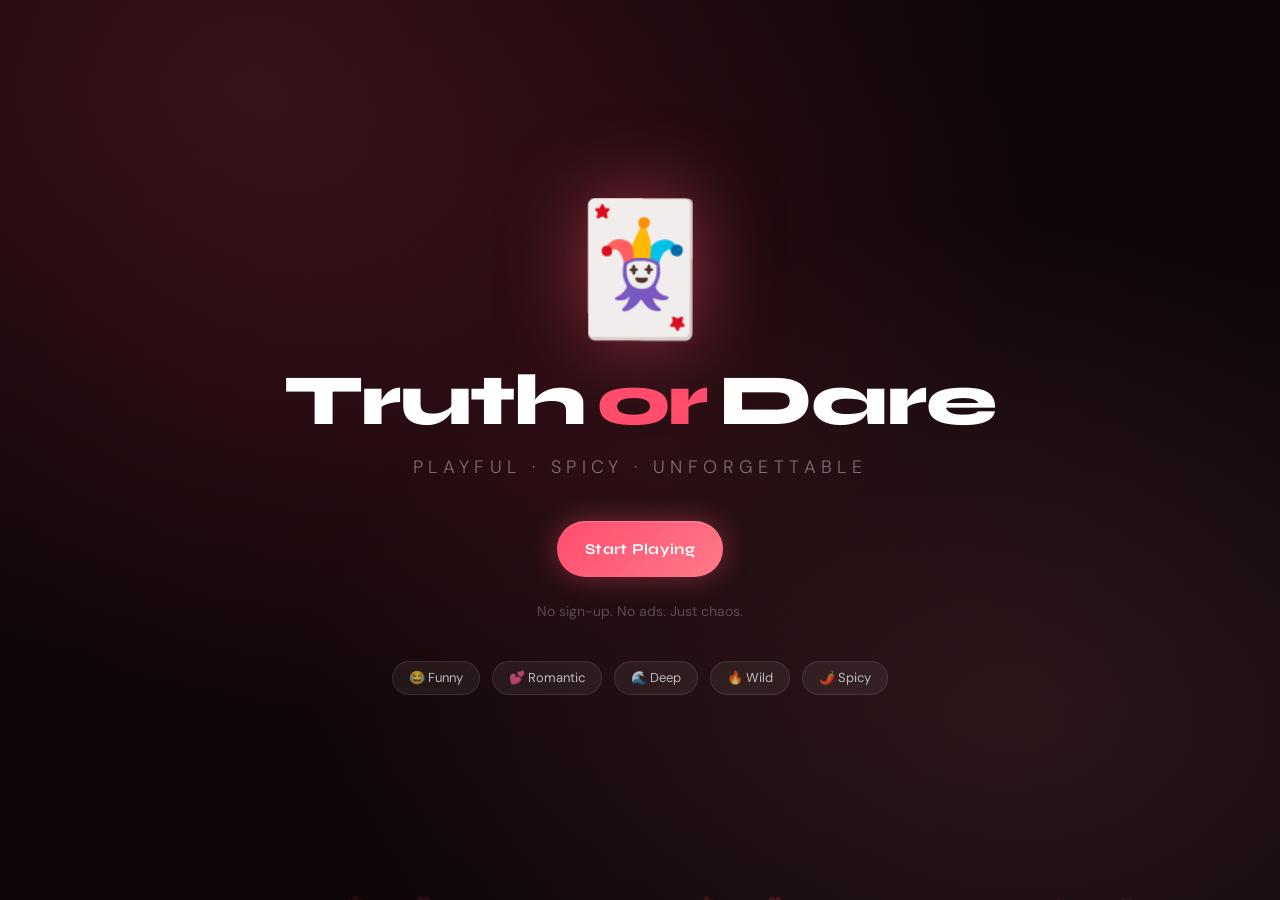
<file: truth-or-dare.html>
<!DOCTYPE html><html lang=en><style>@import "https://fonts.googleapis.com/css2?family=Syne:wght@400;600;700;800&family=DM+Sans:wght@300;400;500;600&display=swap";*,:before,:after{box-sizing:border-box;border:0 solid #e5e7eb}:before,:after{--tw-content:""}html,:host{-webkit-text-size-adjust:100%;tab-size:4;font-feature-settings:normal;font-variation-settings:normal;-webkit-tap-highlight-color:transparent;font-family:ui-sans-serif,system-ui,sans-serif,Apple Color Emoji,Segoe UI Emoji,Segoe UI Symbol,Noto Color Emoji;line-height:1.5}body{line-height:inherit;margin:0}hr{height:0;color:inherit;border-top-width:1px}abbr:where([title]){text-decoration:underline dotted}h1,h2,h3,h4,h5,h6{font-size:inherit;font-weight:inherit}a{color:inherit;text-decoration:inherit}b,strong{font-weight:bolder}code,kbd,samp,pre{font-feature-settings:normal;font-variation-settings:normal;font-family:ui-monospace,SFMono-Regular,Menlo,Monaco,Consolas,Liberation Mono,Courier New,monospace;font-size:1em}small{font-size:80%}sub,sup{vertical-align:baseline;font-size:75%;line-height:0;position:relative}sub{bottom:-.25em}sup{top:-.5em}table{text-indent:0;border-color:inherit;border-collapse:collapse}button,input,optgroup,select,textarea{font-feature-settings:inherit;font-variation-settings:inherit;font-family:inherit;font-size:100%;font-weight:inherit;line-height:inherit;color:inherit;margin:0;padding:0}button,select{text-transform:none}button,[type=button],[type=reset],[type=submit]{-webkit-appearance:button;background-color:#0000;background-image:none}:-moz-focusring{outline:auto}:-moz-ui-invalid{box-shadow:none}progress{vertical-align:baseline}::-webkit-inner-spin-button{height:auto}::-webkit-outer-spin-button{height:auto}[type=search]{-webkit-appearance:textfield;outline-offset:-2px}::-webkit-search-decoration{-webkit-appearance:none}::-webkit-file-upload-button{-webkit-appearance:button;font:inherit}summary{display:list-item}blockquote,dl,dd,h1,h2,h3,h4,h5,h6,hr,figure,p,pre{margin:0}fieldset{margin:0;padding:0}legend{padding:0}ol,ul,menu{margin:0;padding:0;list-style:none}dialog{padding:0}textarea{resize:vertical}input::-moz-placeholder{opacity:1;color:#9ca3af}textarea::-moz-placeholder{opacity:1;color:#9ca3af}input::placeholder,textarea::placeholder{opacity:1;color:#9ca3af}button,[role=button]{cursor:pointer}:disabled{cursor:default}img,svg,video,canvas,audio,iframe,embed,object{vertical-align:middle;display:block}img,video{max-width:100%;height:auto}[hidden]{display:none}*,:before,:after,::backdrop{--tw-border-spacing-x:0;--tw-border-spacing-y:0;--tw-translate-x:0;--tw-translate-y:0;--tw-rotate:0;--tw-skew-x:0;--tw-skew-y:0;--tw-scale-x:1;--tw-scale-y:1;--tw-pan-x: ;--tw-pan-y: ;--tw-pinch-zoom: ;--tw-scroll-snap-strictness:proximity;--tw-gradient-from-position: ;--tw-gradient-via-position: ;--tw-gradient-to-position: ;--tw-ordinal: ;--tw-slashed-zero: ;--tw-numeric-figure: ;--tw-numeric-spacing: ;--tw-numeric-fraction: ;--tw-ring-inset: ;--tw-ring-offset-width:0px;--tw-ring-offset-color:#fff;--tw-ring-color:#3b82f680;--tw-ring-offset-shadow:0 0 #0000;--tw-ring-shadow:0 0 #0000;--tw-shadow:0 0 #0000;--tw-shadow-colored:0 0 #0000;--tw-blur: ;--tw-brightness: ;--tw-contrast: ;--tw-grayscale: ;--tw-hue-rotate: ;--tw-invert: ;--tw-saturate: ;--tw-sepia: ;--tw-drop-shadow: ;--tw-backdrop-blur: ;--tw-backdrop-brightness: ;--tw-backdrop-contrast: ;--tw-backdrop-grayscale: ;--tw-backdrop-hue-rotate: ;--tw-backdrop-invert: ;--tw-backdrop-opacity: ;--tw-backdrop-saturate: ;--tw-backdrop-sepia: }.sr-only{clip:rect(0, 0, 0, 0);white-space:nowrap;border-width:0;width:1px;height:1px;margin:-1px;padding:0;position:absolute;overflow:hidden}.pointer-events-none{pointer-events:none}.pointer-events-auto{pointer-events:auto}.visible{visibility:visible}.invisible{visibility:hidden}.fixed{position:fixed}.absolute{position:absolute}.relative{position:relative}.inset-0{inset:0}.inset-x-0{left:0;right:0}.inset-y-0{top:0;bottom:0}.-bottom-12{bottom:-3rem}.-left-12{left:-3rem}.-right-12{right:-3rem}.-top-12{top:-3rem}.bottom-0{bottom:0}.left-0{left:0}.left-1\/2{left:50%}.left-2{left:.5rem}.left-\[50\%\]{left:50%}.right-0{right:0}.right-1{right:.25rem}.right-2{right:.5rem}.right-4{right:1rem}.top-0{top:0}.top-1{top:.25rem}.top-1\/2{top:50%}.top-4{top:1rem}.top-\[1px\]{top:1px}.top-\[50\%\]{top:50%}.top-\[60\%\]{top:60%}.top-full{top:100%}.z-0{z-index:0}.z-10{z-index:10}.z-50{z-index:50}.z-\[100\]{z-index:100}.z-\[1\]{z-index:1}.-mx-1{margin-left:-.25rem;margin-right:-.25rem}.mx-3{margin-left:.75rem;margin-right:.75rem}.mx-auto{margin-left:auto;margin-right:auto}.my-1{margin-top:.25rem;margin-bottom:.25rem}.-ml-4{margin-left:-1rem}.-mt-4{margin-top:-1rem}.mb-1{margin-bottom:.25rem}.mb-10{margin-bottom:2.5rem}.mb-2{margin-bottom:.5rem}.mb-3{margin-bottom:.75rem}.mb-4{margin-bottom:1rem}.mb-6{margin-bottom:1.5rem}.mb-8{margin-bottom:2rem}.ml-1{margin-left:.25rem}.ml-auto{margin-left:auto}.mr-2{margin-right:.5rem}.mt-1{margin-top:.25rem}.mt-1\.5{margin-top:.375rem}.mt-10{margin-top:2.5rem}.mt-2{margin-top:.5rem}.mt-24{margin-top:6rem}.mt-4{margin-top:1rem}.mt-6{margin-top:1.5rem}.mt-auto{margin-top:auto}.block{display:block}.flex{display:flex}.inline-flex{display:inline-flex}.table{display:table}.grid{display:grid}.hidden{display:none}.aspect-square{aspect-ratio:1}.size-4{width:1rem;height:1rem}.size-\[--cell-size\]{width:var(--cell-size);height:var(--cell-size)}.h-1{height:.25rem}.h-1\.5{height:.375rem}.h-10{height:2.5rem}.h-2{height:.5rem}.h-2\.5{height:.625rem}.h-3{height:.75rem}.h-3\.5{height:.875rem}.h-4{height:1rem}.h-5{height:1.25rem}.h-8{height:2rem}.h-9{height:2.25rem}.h-\[--cell-size\]{height:var(--cell-size)}.h-\[1px\]{height:1px}.h-\[var\(--radix-navigation-menu-viewport-height\)\]{height:var(--radix-navigation-menu-viewport-height)}.h-\[var\(--radix-select-trigger-height\)\]{height:var(--radix-select-trigger-height)}.h-auto{height:auto}.h-full{height:100%}.h-px{height:1px}.max-h-\[--radix-context-menu-content-available-height\]{max-height:var(--radix-context-menu-content-available-height)}.max-h-\[--radix-select-content-available-height\]{max-height:var(--radix-select-content-available-height)}.max-h-\[300px\]{max-height:300px}.max-h-\[var\(--radix-dropdown-menu-content-available-height\)\]{max-height:var(--radix-dropdown-menu-content-available-height)}.max-h-screen{max-height:100vh}.min-h-\[32px\]{min-height:32px}.min-h-\[60px\]{min-height:60px}.min-h-screen{min-height:100vh}.w-10{width:2.5rem}.w-2{width:.5rem}.w-2\.5{width:.625rem}.w-3{width:.75rem}.w-3\.5{width:.875rem}.w-3\/4{width:75%}.w-4{width:1rem}.w-64{width:16rem}.w-72{width:18rem}.w-8{width:2rem}.w-9{width:2.25rem}.w-\[--cell-size\]{width:var(--cell-size)}.w-\[100px\]{width:100px}.w-\[1px\]{width:1px}.w-fit{width:fit-content}.w-full{width:100%}.w-max{width:max-content}.w-px{width:1px}.min-w-0{min-width:0}.min-w-10{min-width:2.5rem}.min-w-8{min-width:2rem}.min-w-9{min-width:2.25rem}.min-w-\[--cell-size\]{min-width:var(--cell-size)}.min-w-\[12rem\]{min-width:12rem}.min-w-\[8rem\]{min-width:8rem}.min-w-\[var\(--radix-select-trigger-width\)\]{min-width:var(--radix-select-trigger-width)}.max-w-lg{max-width:32rem}.max-w-max{max-width:max-content}.flex-1{flex:1}.flex-shrink-0,.shrink-0{flex-shrink:0}.grow{flex-grow:1}.grow-0{flex-grow:0}.basis-full{flex-basis:100%}.caption-bottom{caption-side:bottom}.border-collapse{border-collapse:collapse}.origin-\[--radix-context-menu-content-transform-origin\]{transform-origin:var(--radix-context-menu-content-transform-origin)}.origin-\[--radix-dropdown-menu-content-transform-origin\]{transform-origin:var(--radix-dropdown-menu-content-transform-origin)}.origin-\[--radix-hover-card-content-transform-origin\]{transform-origin:var(--radix-hover-card-content-transform-origin)}.origin-\[--radix-menubar-content-transform-origin\]{transform-origin:var(--radix-menubar-content-transform-origin)}.origin-\[--radix-popover-content-transform-origin\]{transform-origin:var(--radix-popover-content-transform-origin)}.origin-\[--radix-select-content-transform-origin\]{transform-origin:var(--radix-select-content-transform-origin)}.origin-\[--radix-tooltip-content-transform-origin\]{transform-origin:var(--radix-tooltip-content-transform-origin)}.-translate-x-1\/2{--tw-translate-x:-50%;transform:translate(var(--tw-translate-x), var(--tw-translate-y)) rotate(var(--tw-rotate)) skewX(var(--tw-skew-x)) skewY(var(--tw-skew-y)) scaleX(var(--tw-scale-x)) scaleY(var(--tw-scale-y))}.-translate-y-1\/2{--tw-translate-y:-50%;transform:translate(var(--tw-translate-x), var(--tw-translate-y)) rotate(var(--tw-rotate)) skewX(var(--tw-skew-x)) skewY(var(--tw-skew-y)) scaleX(var(--tw-scale-x)) scaleY(var(--tw-scale-y))}.translate-x-\[-50\%\]{--tw-translate-x:-50%;transform:translate(var(--tw-translate-x), var(--tw-translate-y)) rotate(var(--tw-rotate)) skewX(var(--tw-skew-x)) skewY(var(--tw-skew-y)) scaleX(var(--tw-scale-x)) scaleY(var(--tw-scale-y))}.translate-y-\[-50\%\]{--tw-translate-y:-50%;transform:translate(var(--tw-translate-x), var(--tw-translate-y)) rotate(var(--tw-rotate)) skewX(var(--tw-skew-x)) skewY(var(--tw-skew-y)) scaleX(var(--tw-scale-x)) scaleY(var(--tw-scale-y))}.rotate-45{--tw-rotate:45deg;transform:translate(var(--tw-translate-x), var(--tw-translate-y)) rotate(var(--tw-rotate)) skewX(var(--tw-skew-x)) skewY(var(--tw-skew-y)) scaleX(var(--tw-scale-x)) scaleY(var(--tw-scale-y))}.rotate-90{--tw-rotate:90deg;transform:translate(var(--tw-translate-x), var(--tw-translate-y)) rotate(var(--tw-rotate)) skewX(var(--tw-skew-x)) skewY(var(--tw-skew-y)) scaleX(var(--tw-scale-x)) scaleY(var(--tw-scale-y))}.transform{transform:translate(var(--tw-translate-x), var(--tw-translate-y)) rotate(var(--tw-rotate)) skewX(var(--tw-skew-x)) skewY(var(--tw-skew-y)) scaleX(var(--tw-scale-x)) scaleY(var(--tw-scale-y))}@keyframes pulse{50%{opacity:.5}}.animate-pulse{animation:2s cubic-bezier(.4,0,.6,1) infinite pulse}.cursor-default{cursor:default}.cursor-pointer{cursor:pointer}.touch-none{touch-action:none}.select-none{-webkit-user-select:none;user-select:none}.list-none{list-style-type:none}.grid-cols-3{grid-template-columns:repeat(3,minmax(0,1fr))}.flex-col{flex-direction:column}.flex-col-reverse{flex-direction:column-reverse}.flex-wrap{flex-wrap:wrap}.items-end{align-items:flex-end}.items-center{align-items:center}.justify-center{justify-content:center}.justify-between{justify-content:space-between}.gap-0{gap:0}.gap-0\.5{gap:.125rem}.gap-1{gap:.25rem}.gap-1\.5{gap:.375rem}.gap-2{gap:.5rem}.gap-3{gap:.75rem}.gap-4{gap:1rem}.gap-x-5{-moz-column-gap:1.25rem;column-gap:1.25rem}.gap-y-2{row-gap:.5rem}.space-x-1>:not([hidden])~:not([hidden]){--tw-space-x-reverse:0;margin-right:calc(.25rem * var(--tw-space-x-reverse));margin-left:calc(.25rem * calc(1 - var(--tw-space-x-reverse)))}.space-x-2>:not([hidden])~:not([hidden]){--tw-space-x-reverse:0;margin-right:calc(.5rem * var(--tw-space-x-reverse));margin-left:calc(.5rem * calc(1 - var(--tw-space-x-reverse)))}.space-y-1>:not([hidden])~:not([hidden]){--tw-space-y-reverse:0;margin-top:calc(.25rem * calc(1 - var(--tw-space-y-reverse)));margin-bottom:calc(.25rem * var(--tw-space-y-reverse))}.space-y-1\.5>:not([hidden])~:not([hidden]){--tw-space-y-reverse:0;margin-top:calc(.375rem * calc(1 - var(--tw-space-y-reverse)));margin-bottom:calc(.375rem * var(--tw-space-y-reverse))}.space-y-2>:not([hidden])~:not([hidden]){--tw-space-y-reverse:0;margin-top:calc(.5rem * calc(1 - var(--tw-space-y-reverse)));margin-bottom:calc(.5rem * var(--tw-space-y-reverse))}.space-y-3>:not([hidden])~:not([hidden]){--tw-space-y-reverse:0;margin-top:calc(.75rem * calc(1 - var(--tw-space-y-reverse)));margin-bottom:calc(.75rem * var(--tw-space-y-reverse))}.space-y-5>:not([hidden])~:not([hidden]){--tw-space-y-reverse:0;margin-top:calc(1.25rem * calc(1 - var(--tw-space-y-reverse)));margin-bottom:calc(1.25rem * var(--tw-space-y-reverse))}.overflow-auto{overflow:auto}.overflow-hidden{overflow:hidden}.overflow-y-auto{overflow-y:auto}.overflow-x-hidden{overflow-x:hidden}.whitespace-nowrap{white-space:nowrap}.break-words{overflow-wrap:break-word}.rounded-3xl{border-radius:1.5rem}.rounded-\[inherit\]{border-radius:inherit}.rounded-full{border-radius:9999px}.rounded-lg{border-radius:var(--radius)}.rounded-md{border-radius:calc(var(--radius) - 2px)}.rounded-none{border-radius:0}.rounded-sm{border-radius:calc(var(--radius) - 4px)}.rounded-xl{border-radius:.75rem}.rounded-l-md{border-top-left-radius:calc(var(--radius) - 2px);border-bottom-left-radius:calc(var(--radius) - 2px)}.rounded-r-md{border-top-right-radius:calc(var(--radius) - 2px);border-bottom-right-radius:calc(var(--radius) - 2px)}.rounded-t-\[10px\]{border-top-left-radius:10px;border-top-right-radius:10px}.rounded-tl-sm{border-top-left-radius:calc(var(--radius) - 4px)}.border{border-width:1px}.border-2{border-width:2px}.border-b{border-bottom-width:1px}.border-l{border-left-width:1px}.border-r{border-right-width:1px}.border-t{border-top-width:1px}.border-destructive{border-color:hsl(var(--destructive))}.border-destructive\/50{border-color:hsl(var(--destructive) / .5)}.border-input{border-color:hsl(var(--input))}.border-primary{border-color:hsl(var(--primary))}.border-primary\/50{border-color:hsl(var(--primary) / .5)}.border-transparent{border-color:#0000}.border-l-transparent{border-left-color:#0000}.border-t-transparent{border-top-color:#0000}.bg-accent{background-color:hsl(var(--accent))}.bg-background{background-color:hsl(var(--background))}.bg-black\/80{background-color:#000c}.bg-border{background-color:hsl(var(--border))}.bg-card{background-color:hsl(var(--card))}.bg-destructive{background-color:hsl(var(--destructive))}.bg-muted{background-color:hsl(var(--muted))}.bg-muted\/50{background-color:hsl(var(--muted) / .5)}.bg-popover{background-color:hsl(var(--popover))}.bg-primary{background-color:hsl(var(--primary))}.bg-primary\/10{background-color:hsl(var(--primary) / .1)}.bg-primary\/20{background-color:hsl(var(--primary) / .2)}.bg-secondary{background-color:hsl(var(--secondary))}.bg-transparent{background-color:#0000}.from-amber-500{--tw-gradient-from:#f59e0b var(--tw-gradient-from-position);--tw-gradient-to:#f59e0b00 var(--tw-gradient-to-position);--tw-gradient-stops:var(--tw-gradient-from), var(--tw-gradient-to)}.from-green-500{--tw-gradient-from:#22c55e var(--tw-gradient-from-position);--tw-gradient-to:#22c55e00 var(--tw-gradient-to-position);--tw-gradient-stops:var(--tw-gradient-from), var(--tw-gradient-to)}.from-pink-500{--tw-gradient-from:#ec4899 var(--tw-gradient-from-position);--tw-gradient-to:#ec489900 var(--tw-gradient-to-position);--tw-gradient-stops:var(--tw-gradient-from), var(--tw-gradient-to)}.from-red-500{--tw-gradient-from:#ef4444 var(--tw-gradient-from-position);--tw-gradient-to:#ef444400 var(--tw-gradient-to-position);--tw-gradient-stops:var(--tw-gradient-from), var(--tw-gradient-to)}.from-violet-500{--tw-gradient-from:#8b5cf6 var(--tw-gradient-from-position);--tw-gradient-to:#8b5cf600 var(--tw-gradient-to-position);--tw-gradient-stops:var(--tw-gradient-from), var(--tw-gradient-to)}.to-emerald-600{--tw-gradient-to:#059669 var(--tw-gradient-to-position)}.to-orange-500{--tw-gradient-to:#f97316 var(--tw-gradient-to-position)}.to-purple-600{--tw-gradient-to:#9333ea var(--tw-gradient-to-position)}.to-rose-500{--tw-gradient-to:#f43f5e var(--tw-gradient-to-position)}.to-rose-600{--tw-gradient-to:#e11d48 var(--tw-gradient-to-position)}.fill-current{fill:currentColor}.fill-primary{fill:hsl(var(--primary))}.p-0{padding:0}.p-1{padding:.25rem}.p-2{padding:.5rem}.p-3{padding:.75rem}.p-4{padding:1rem}.p-6{padding:1.5rem}.p-8{padding:2rem}.p-\[1px\]{padding:1px}.px-1{padding-left:.25rem;padding-right:.25rem}.px-1\.5{padding-left:.375rem;padding-right:.375rem}.px-12{padding-left:3rem;padding-right:3rem}.px-2{padding-left:.5rem;padding-right:.5rem}.px-2\.5{padding-left:.625rem;padding-right:.625rem}.px-3{padding-left:.75rem;padding-right:.75rem}.px-4{padding-left:1rem;padding-right:1rem}.px-6{padding-left:1.5rem;padding-right:1.5rem}.px-8{padding-left:2rem;padding-right:2rem}.px-\[--cell-size\]{padding-left:var(--cell-size);padding-right:var(--cell-size)}.py-0{padding-top:0;padding-bottom:0}.py-0\.5{padding-top:.125rem;padding-bottom:.125rem}.py-1{padding-top:.25rem;padding-bottom:.25rem}.py-1\.5{padding-top:.375rem;padding-bottom:.375rem}.py-12{padding-top:3rem;padding-bottom:3rem}.py-2{padding-top:.5rem;padding-bottom:.5rem}.py-3{padding-top:.75rem;padding-bottom:.75rem}.py-4{padding-top:1rem;padding-bottom:1rem}.py-6{padding-top:1.5rem;padding-bottom:1.5rem}.py-8{padding-top:2rem;padding-bottom:2rem}.pb-4{padding-bottom:1rem}.pl-2{padding-left:.5rem}.pl-4{padding-left:1rem}.pl-8{padding-left:2rem}.pr-1{padding-right:.25rem}.pr-2{padding-right:.5rem}.pr-6{padding-right:1.5rem}.pr-8{padding-right:2rem}.pt-0{padding-top:0}.pt-4{padding-top:1rem}.text-left{text-align:left}.text-center{text-align:center}.align-middle{vertical-align:middle}.font-mono{font-family:ui-monospace,SFMono-Regular,Menlo,Monaco,Consolas,Liberation Mono,Courier New,monospace}.text-2xl{font-size:1.5rem;line-height:2rem}.text-3xl{font-size:1.875rem;line-height:2.25rem}.text-4xl{font-size:2.25rem;line-height:2.5rem}.text-5xl{font-size:3rem;line-height:1}.text-6xl{font-size:3.75rem;line-height:1}.text-7xl{font-size:4.5rem;line-height:1}.text-8xl{font-size:6rem;line-height:1}.text-\[0\.8rem\]{font-size:.8rem}.text-base{font-size:1rem;line-height:1.5rem}.text-lg{font-size:1.125rem;line-height:1.75rem}.text-sm{font-size:.875rem;line-height:1.25rem}.text-xl{font-size:1.25rem;line-height:1.75rem}.text-xs{font-size:.75rem;line-height:1rem}.font-black{font-weight:900}.font-bold{font-weight:700}.font-light{font-weight:300}.font-medium{font-weight:500}.font-normal{font-weight:400}.font-semibold{font-weight:600}.uppercase{text-transform:uppercase}.italic{font-style:italic}.leading-none{line-height:1}.leading-relaxed{line-height:1.625}.tracking-\[0\.3em\]{letter-spacing:.3em}.tracking-tight{letter-spacing:-.025em}.tracking-wider{letter-spacing:.05em}.tracking-widest{letter-spacing:.1em}.text-accent-foreground{color:hsl(var(--accent-foreground))}.text-amber-300{--tw-text-opacity:1;color:rgb(252 211 77/var(--tw-text-opacity))}.text-card-foreground{color:hsl(var(--card-foreground))}.text-current{color:currentColor}.text-destructive{color:hsl(var(--destructive))}.text-destructive-foreground{color:hsl(var(--destructive-foreground))}.text-foreground{color:hsl(var(--foreground))}.text-foreground\/50{color:hsl(var(--foreground) / .5)}.text-green-300{--tw-text-opacity:1;color:rgb(134 239 172/var(--tw-text-opacity))}.text-muted-foreground{color:hsl(var(--muted-foreground))}.text-pink-300{--tw-text-opacity:1;color:rgb(249 168 212/var(--tw-text-opacity))}.text-popover-foreground{color:hsl(var(--popover-foreground))}.text-primary{color:hsl(var(--primary))}.text-primary-foreground{color:hsl(var(--primary-foreground))}.text-red-300{--tw-text-opacity:1;color:rgb(252 165 165/var(--tw-text-opacity))}.text-secondary-foreground{color:hsl(var(--secondary-foreground))}.text-violet-300{--tw-text-opacity:1;color:rgb(196 181 253/var(--tw-text-opacity))}.text-white{--tw-text-opacity:1;color:rgb(255 255 255/var(--tw-text-opacity))}.text-white\/25{color:#ffffff40}.text-white\/35{color:#ffffff59}.text-white\/40{color:#fff6}.text-white\/50{color:#ffffff80}.underline-offset-4{text-underline-offset:4px}.opacity-0{opacity:0}.opacity-50{opacity:.5}.opacity-60{opacity:.6}.opacity-70{opacity:.7}.opacity-90{opacity:.9}.shadow{--tw-shadow:0 1px 3px 0 #0000001a, 0 1px 2px -1px #0000001a;--tw-shadow-colored:0 1px 3px 0 var(--tw-shadow-color), 0 1px 2px -1px var(--tw-shadow-color);box-shadow:var(--tw-ring-offset-shadow,0 0 #0000), var(--tw-ring-shadow,0 0 #0000), var(--tw-shadow)}.shadow-lg{--tw-shadow:0 10px 15px -3px #0000001a, 0 4px 6px -4px #0000001a;--tw-shadow-colored:0 10px 15px -3px var(--tw-shadow-color), 0 4px 6px -4px var(--tw-shadow-color);box-shadow:var(--tw-ring-offset-shadow,0 0 #0000), var(--tw-ring-shadow,0 0 #0000), var(--tw-shadow)}.shadow-md{--tw-shadow:0 4px 6px -1px #0000001a, 0 2px 4px -2px #0000001a;--tw-shadow-colored:0 4px 6px -1px var(--tw-shadow-color), 0 2px 4px -2px var(--tw-shadow-color);box-shadow:var(--tw-ring-offset-shadow,0 0 #0000), var(--tw-ring-shadow,0 0 #0000), var(--tw-shadow)}.shadow-sm{--tw-shadow:0 1px 2px 0 #0000000d;--tw-shadow-colored:0 1px 2px 0 var(--tw-shadow-color);box-shadow:var(--tw-ring-offset-shadow,0 0 #0000), var(--tw-ring-shadow,0 0 #0000), var(--tw-shadow)}.shadow-amber-500\/30{--tw-shadow-color:#f59e0b4d;--tw-shadow:var(--tw-shadow-colored)}.shadow-green-500\/30{--tw-shadow-color:#22c55e4d;--tw-shadow:var(--tw-shadow-colored)}.shadow-pink-500\/30{--tw-shadow-color:#ec48994d;--tw-shadow:var(--tw-shadow-colored)}.shadow-red-500\/30{--tw-shadow-color:#ef44444d;--tw-shadow:var(--tw-shadow-colored)}.shadow-violet-500\/30{--tw-shadow-color:#8b5cf64d;--tw-shadow:var(--tw-shadow-colored)}.outline-none{outline-offset:2px;outline:2px solid #0000}.outline{outline-style:solid}.ring-0{--tw-ring-offset-shadow:var(--tw-ring-inset) 0 0 0 var(--tw-ring-offset-width) var(--tw-ring-offset-color);--tw-ring-shadow:var(--tw-ring-inset) 0 0 0 calc(0px + var(--tw-ring-offset-width)) var(--tw-ring-color);box-shadow:var(--tw-ring-offset-shadow), var(--tw-ring-shadow), var(--tw-shadow,0 0 #0000)}.ring-offset-background{--tw-ring-offset-color:hsl(var(--background))}.drop-shadow{--tw-drop-shadow:drop-shadow(0 1px 2px #0000001a) drop-shadow(0 1px 1px #0000000f);filter:var(--tw-blur) var(--tw-brightness) var(--tw-contrast) var(--tw-grayscale) var(--tw-hue-rotate) var(--tw-invert) var(--tw-saturate) var(--tw-sepia) var(--tw-drop-shadow)}.filter{filter:var(--tw-blur) var(--tw-brightness) var(--tw-contrast) var(--tw-grayscale) var(--tw-hue-rotate) var(--tw-invert) var(--tw-saturate) var(--tw-sepia) var(--tw-drop-shadow)}.transition{transition-property:color,background-color,border-color,text-decoration-color,fill,stroke,opacity,box-shadow,transform,filter,backdrop-filter;transition-duration:.15s;transition-timing-function:cubic-bezier(.4,0,.2,1)}.transition-all{transition-property:all;transition-duration:.15s;transition-timing-function:cubic-bezier(.4,0,.2,1)}.transition-colors{transition-property:color,background-color,border-color,text-decoration-color,fill,stroke;transition-duration:.15s;transition-timing-function:cubic-bezier(.4,0,.2,1)}.transition-opacity{transition-property:opacity;transition-duration:.15s;transition-timing-function:cubic-bezier(.4,0,.2,1)}.transition-transform{transition-property:transform;transition-duration:.15s;transition-timing-function:cubic-bezier(.4,0,.2,1)}.duration-200{transition-duration:.2s}.duration-300{transition-duration:.3s}.ease-in-out{transition-timing-function:cubic-bezier(.4,0,.2,1)}@keyframes enter{0%{opacity:var(--tw-enter-opacity,1);transform:translate3d(var(--tw-enter-translate-x,0), var(--tw-enter-translate-y,0), 0) scale3d(var(--tw-enter-scale,1), var(--tw-enter-scale,1), var(--tw-enter-scale,1)) rotate(var(--tw-enter-rotate,0))}}@keyframes exit{to{opacity:var(--tw-exit-opacity,1);transform:translate3d(var(--tw-exit-translate-x,0), var(--tw-exit-translate-y,0), 0) scale3d(var(--tw-exit-scale,1), var(--tw-exit-scale,1), var(--tw-exit-scale,1)) rotate(var(--tw-exit-rotate,0))}}.animate-in{--tw-enter-opacity:initial;--tw-enter-scale:initial;--tw-enter-rotate:initial;--tw-enter-translate-x:initial;--tw-enter-translate-y:initial;animation-name:enter;animation-duration:.15s}.fade-in-0{--tw-enter-opacity:0}.zoom-in-95{--tw-enter-scale:.95}.duration-200{animation-duration:.2s}.duration-300{animation-duration:.3s}.ease-in-out{animation-timing-function:cubic-bezier(.4,0,.2,1)}.\[--cell-size\:2rem\]{--cell-size:2rem}:root{--pink:#ff4d6d;--pink-light:#ff8fa3;--pink-pale:#ffb3c6;--bg-deep:#0d0507;--bg-card:#ffffff0d;--border:#ffffff14;--blur:blur(24px)}*{box-sizing:border-box}body{background:var(--bg-deep);color:#fff;min-height:100vh;margin:0;font-family:DM Sans,sans-serif;overflow-x:hidden}h1,h2,h3,h4{font-family:Syne,sans-serif}.app-root{background:radial-gradient(at 20% 10%,#ff4d6d2e 0%,#0000 55%),radial-gradient(at 80% 80%,#ff8fa31f 0%,#0000 50%),radial-gradient(#b4283c14 0%,#0000 70%),#0d0507;min-height:100vh}.glass-card{-webkit-backdrop-filter:blur(24px)saturate(160%);background:#ffffff0a;border:1px solid #ffffff14;border-radius:24px;padding:28px;box-shadow:0 8px 40px #0006,inset 0 1px #ffffff0d}.glass-pill{color:#ffffffb3;white-space:nowrap;background:#ffffff0f;border:1px solid #ffffff1a;border-radius:100px;padding:6px 16px;font-family:DM Sans,sans-serif;font-size:13px}.btn-primary{color:#fff;cursor:pointer;letter-spacing:.02em;background:linear-gradient(135deg,#ff4d6d,#ff7a8a);border:none;border-radius:100px;padding:14px 28px;font-family:Syne,sans-serif;font-size:15px;font-weight:700;transition:all .25s cubic-bezier(.4,0,.2,1);box-shadow:0 0 28px #ff4d6d66,inset 0 1px #fff3}.btn-primary:hover:not(:disabled){transform:translateY(-2px)scale(1.02);box-shadow:0 0 45px #ff4d6d8c,inset 0 1px #ffffff40}.btn-primary:active:not(:disabled){transform:scale(.98)}.btn-ghost{color:#ffffffa6;cursor:pointer;background:#ffffff12;border:1px solid #ffffff1f;border-radius:100px;padding:14px 20px;font-family:DM Sans,sans-serif;font-size:14px;font-weight:600;transition:all .2s}.btn-ghost:hover{color:#ffffffe6;background:#ffffff1c}.btn-icon{color:#fff;cursor:pointer;background:linear-gradient(135deg,#ff4d6d,#ff7a8a);border:none;border-radius:14px;flex-shrink:0;justify-content:center;align-items:center;width:46px;height:46px;font-size:22px;font-weight:700;transition:all .2s;display:flex;box-shadow:0 0 16px #ff4d6d59}.btn-icon:hover:not(:disabled){transform:scale(1.08);box-shadow:0 0 24px #ff4d6d80}.btn-icon:disabled{opacity:.4;cursor:not-allowed}.truth-btn{color:#a5b4fc;cursor:pointer;background:#818cf81f;border:1.5px solid #818cf859;border-radius:20px;flex-direction:column;align-items:center;gap:8px;padding:20px 16px;font-family:Syne,sans-serif;transition:all .25s;display:flex}.truth-btn:hover:not(:disabled){color:#c7d2fe;background:#818cf833;border-color:#818cf899;transform:translateY(-3px);box-shadow:0 8px 30px #818cf840}.dare-btn{color:#ff8fa3;cursor:pointer;background:#ff4d6d1f;border:1.5px solid #ff4d6d59;border-radius:20px;flex-direction:column;align-items:center;gap:8px;padding:20px 16px;font-family:Syne,sans-serif;transition:all .25s;display:flex}.dare-btn:hover:not(:disabled){color:#ffb3c6;background:#ff4d6d38;border-color:#ff4d6d99;transform:translateY(-3px);box-shadow:0 8px 30px #ff4d6d4d}.mode-card{text-align:center;cursor:pointer;color:#ffffff80;background:#ffffff0a;border:1.5px solid #ffffff14;border-radius:18px;padding:20px 12px;transition:all .25s cubic-bezier(.4,0,.2,1)}.mode-card:hover{color:#fffc;background:#ffffff12;border-color:#ffffff26;transform:translateY(-3px)}.mode-card-active{box-shadow:0 0 24px #ff4d6d33;color:#fff!important;background:#ff4d6d1f!important;border-color:#ff4d6d80!important}.category-chip{color:#ffffff80;cursor:pointer;background:#ffffff0d;border:1px solid #ffffff1a;border-radius:100px;padding:8px 18px;font-family:DM Sans,sans-serif;font-size:13px;font-weight:500;transition:all .2s}.category-chip:hover{color:#fffc;background:#ffffff17}.category-chip-active{color:#ff8fa3!important;background:#ff4d6d26!important;border-color:#ff4d6d80!important}.player-chip{border:1px solid;border-radius:100px;align-items:center;gap:8px;padding:6px 12px 6px 10px;font-size:13px;display:inline-flex}.input-field{color:#fff;background:#ffffff0f;border:1px solid #ffffff1a;border-radius:14px;outline:none;height:46px;padding:12px 16px;font-family:DM Sans,sans-serif;font-size:14px;transition:all .2s}.input-field::placeholder{color:#ffffff40}.input-field:focus{background:#ffffff14;border-color:#ff4d6d66;box-shadow:0 0 0 3px #ff4d6d1a}.type-badge{letter-spacing:.1em;border-radius:100px;padding:5px 12px;font-family:Syne,sans-serif;font-size:11px;font-weight:800}.type-truth{color:#a5b4fc;background:#818cf826;border:1px solid #818cf859}.type-dare{color:#ff8fa3;background:#ff4d6d26;border:1px solid #ff4d6d66}.card-container{perspective:1200px;width:100%;max-width:480px;height:360px;position:relative}.card-face{backface-visibility:hidden;transition:transform .65s cubic-bezier(.4,0,.2,1);position:absolute;inset:0}.card-front{transform:rotateY(0)}.card-back{transform:rotateY(180deg)}.card-container.flipped .card-front{transform:rotateY(-180deg)}.card-container.flipped .card-back{transform:rotateY(0)}.confetti-piece{background:var(--color,#ff4d6d);transform-origin:50%;border-radius:2px;width:10px;height:10px;animation:.9s ease-out forwards confetti-burst;position:absolute}@keyframes confetti-burst{0%{opacity:1;transform:rotate(0)translate(0)scale(1)}to{transform:rotate(calc(var(--angle) + 720deg)) translateX(120px) scale(.2);opacity:0}}@keyframes float-up{0%{opacity:0;transform:translateY(0)rotate(0)}10%{opacity:1}90%{opacity:.6}to{opacity:0;transform:translateY(-110vh)rotate(30deg)}}.animate-float-up{animation:linear infinite float-up}@keyframes float{0%,to{transform:translateY(0)rotate(-2deg)}50%{transform:translateY(-16px)rotate(2deg)}}.animate-float{animation:4s ease-in-out infinite float}@keyframes pulse-glow{0%,to{filter:drop-shadow(0 0 20px #ff4d6d80)}50%{filter:drop-shadow(0 0 50px #ff4d6de6)}}.animate-pulse-glow{animation:2.5s ease-in-out infinite pulse-glow}::-webkit-scrollbar{width:6px}::-webkit-scrollbar-track{background:0 0}::-webkit-scrollbar-thumb{background:#ff4d6d4d;border-radius:10px}.file\:border-0::file-selector-button{border-width:0}.file\:bg-transparent::file-selector-button{background-color:#0000}.file\:text-sm::file-selector-button{font-size:.875rem;line-height:1.25rem}.file\:font-medium::file-selector-button{font-weight:500}.file\:text-foreground::file-selector-button{color:hsl(var(--foreground))}.placeholder\:text-muted-foreground::placeholder{color:hsl(var(--muted-foreground))}.after\:absolute:after{content:var(--tw-content);position:absolute}.after\:inset-y-0:after{content:var(--tw-content);top:0;bottom:0}.after\:left-1\/2:after{content:var(--tw-content);left:50%}.after\:w-1:after{content:var(--tw-content);width:.25rem}.after\:-translate-x-1\/2:after{content:var(--tw-content);--tw-translate-x:-50%;transform:translate(var(--tw-translate-x), var(--tw-translate-y)) rotate(var(--tw-rotate)) skewX(var(--tw-skew-x)) skewY(var(--tw-skew-y)) scaleX(var(--tw-scale-x)) scaleY(var(--tw-scale-y))}.hover\:bg-accent:hover{background-color:hsl(var(--accent))}.hover\:bg-destructive\/80:hover{background-color:hsl(var(--destructive) / .8)}.hover\:bg-destructive\/90:hover{background-color:hsl(var(--destructive) / .9)}.hover\:bg-muted:hover{background-color:hsl(var(--muted))}.hover\:bg-muted\/50:hover{background-color:hsl(var(--muted) / .5)}.hover\:bg-primary\/80:hover{background-color:hsl(var(--primary) / .8)}.hover\:bg-primary\/90:hover{background-color:hsl(var(--primary) / .9)}.hover\:bg-secondary:hover{background-color:hsl(var(--secondary))}.hover\:bg-secondary\/80:hover{background-color:hsl(var(--secondary) / .8)}.hover\:text-accent-foreground:hover{color:hsl(var(--accent-foreground))}.hover\:text-foreground:hover{color:hsl(var(--foreground))}.hover\:text-muted-foreground:hover{color:hsl(var(--muted-foreground))}.hover\:text-white\/70:hover{color:#ffffffb3}.hover\:underline:hover{text-decoration-line:underline}.hover\:opacity-100:hover{opacity:1}.focus\:bg-accent:focus{background-color:hsl(var(--accent))}.focus\:text-accent-foreground:focus{color:hsl(var(--accent-foreground))}.focus\:opacity-100:focus{opacity:1}.focus\:outline-none:focus{outline-offset:2px;outline:2px solid #0000}.focus\:ring-1:focus{--tw-ring-offset-shadow:var(--tw-ring-inset) 0 0 0 var(--tw-ring-offset-width) var(--tw-ring-offset-color);--tw-ring-shadow:var(--tw-ring-inset) 0 0 0 calc(1px + var(--tw-ring-offset-width)) var(--tw-ring-color);box-shadow:var(--tw-ring-offset-shadow), var(--tw-ring-shadow), var(--tw-shadow,0 0 #0000)}.focus\:ring-2:focus{--tw-ring-offset-shadow:var(--tw-ring-inset) 0 0 0 var(--tw-ring-offset-width) var(--tw-ring-offset-color);--tw-ring-shadow:var(--tw-ring-inset) 0 0 0 calc(2px + var(--tw-ring-offset-width)) var(--tw-ring-color);box-shadow:var(--tw-ring-offset-shadow), var(--tw-ring-shadow), var(--tw-shadow,0 0 #0000)}.focus\:ring-ring:focus{--tw-ring-color:hsl(var(--ring))}.focus\:ring-offset-2:focus{--tw-ring-offset-width:2px}.focus-visible\:outline-none:focus-visible{outline-offset:2px;outline:2px solid #0000}.focus-visible\:ring-1:focus-visible{--tw-ring-offset-shadow:var(--tw-ring-inset) 0 0 0 var(--tw-ring-offset-width) var(--tw-ring-offset-color);--tw-ring-shadow:var(--tw-ring-inset) 0 0 0 calc(1px + var(--tw-ring-offset-width)) var(--tw-ring-color);box-shadow:var(--tw-ring-offset-shadow), var(--tw-ring-shadow), var(--tw-shadow,0 0 #0000)}.focus-visible\:ring-2:focus-visible{--tw-ring-offset-shadow:var(--tw-ring-inset) 0 0 0 var(--tw-ring-offset-width) var(--tw-ring-offset-color);--tw-ring-shadow:var(--tw-ring-inset) 0 0 0 calc(2px + var(--tw-ring-offset-width)) var(--tw-ring-color);box-shadow:var(--tw-ring-offset-shadow), var(--tw-ring-shadow), var(--tw-shadow,0 0 #0000)}.focus-visible\:ring-ring:focus-visible{--tw-ring-color:hsl(var(--ring))}.focus-visible\:ring-offset-1:focus-visible{--tw-ring-offset-width:1px}.focus-visible\:ring-offset-2:focus-visible{--tw-ring-offset-width:2px}.focus-visible\:ring-offset-background:focus-visible{--tw-ring-offset-color:hsl(var(--background))}.disabled\:pointer-events-none:disabled{pointer-events:none}.disabled\:cursor-not-allowed:disabled{cursor:not-allowed}.disabled\:opacity-40:disabled{opacity:.4}.disabled\:opacity-50:disabled{opacity:.5}.group:hover .group-hover\:opacity-100{opacity:1}.group.destructive .group-\[\.destructive\]\:border-muted\/40{border-color:hsl(var(--muted) / .4)}.group.toaster .group-\[\.toaster\]\:border-border{border-color:hsl(var(--border))}.group.toast .group-\[\.toast\]\:bg-muted{background-color:hsl(var(--muted))}.group.toast .group-\[\.toast\]\:bg-primary{background-color:hsl(var(--primary))}.group.toaster .group-\[\.toaster\]\:bg-background{background-color:hsl(var(--background))}.group.destructive .group-\[\.destructive\]\:text-red-300{--tw-text-opacity:1;color:rgb(252 165 165/var(--tw-text-opacity))}.group.toast .group-\[\.toast\]\:text-muted-foreground{color:hsl(var(--muted-foreground))}.group.toast .group-\[\.toast\]\:text-primary-foreground{color:hsl(var(--primary-foreground))}.group.toaster .group-\[\.toaster\]\:text-foreground{color:hsl(var(--foreground))}.group.toaster .group-\[\.toaster\]\:shadow-lg{--tw-shadow:0 10px 15px -3px #0000001a, 0 4px 6px -4px #0000001a;--tw-shadow-colored:0 10px 15px -3px var(--tw-shadow-color), 0 4px 6px -4px var(--tw-shadow-color);box-shadow:var(--tw-ring-offset-shadow,0 0 #0000), var(--tw-ring-shadow,0 0 #0000), var(--tw-shadow)}.group.destructive .group-\[\.destructive\]\:hover\:border-destructive\/30:hover{border-color:hsl(var(--destructive) / .3)}.group.destructive .group-\[\.destructive\]\:hover\:bg-destructive:hover{background-color:hsl(var(--destructive))}.group.destructive .group-\[\.destructive\]\:hover\:text-destructive-foreground:hover{color:hsl(var(--destructive-foreground))}.group.destructive .group-\[\.destructive\]\:hover\:text-red-50:hover{--tw-text-opacity:1;color:rgb(254 242 242/var(--tw-text-opacity))}.group.destructive .group-\[\.destructive\]\:focus\:ring-destructive:focus{--tw-ring-color:hsl(var(--destructive))}.group.destructive .group-\[\.destructive\]\:focus\:ring-red-400:focus{--tw-ring-opacity:1;--tw-ring-color:rgb(248 113 113/var(--tw-ring-opacity))}.group.destructive .group-\[\.destructive\]\:focus\:ring-offset-red-600:focus{--tw-ring-offset-color:#dc2626}.peer:disabled~.peer-disabled\:cursor-not-allowed{cursor:not-allowed}.peer:disabled~.peer-disabled\:opacity-70{opacity:.7}.aria-disabled\:opacity-50[aria-disabled=true]{opacity:.5}.aria-selected\:text-muted-foreground[aria-selected=true]{color:hsl(var(--muted-foreground))}.data-\[disabled\=true\]\:pointer-events-none[data-disabled=true],.data-\[disabled\]\:pointer-events-none[data-disabled]{pointer-events:none}.data-\[panel-group-direction\=vertical\]\:h-px[data-panel-group-direction=vertical]{height:1px}.data-\[panel-group-direction\=vertical\]\:w-full[data-panel-group-direction=vertical]{width:100%}.data-\[side\=bottom\]\:translate-y-1[data-side=bottom]{--tw-translate-y:.25rem;transform:translate(var(--tw-translate-x), var(--tw-translate-y)) rotate(var(--tw-rotate)) skewX(var(--tw-skew-x)) skewY(var(--tw-skew-y)) scaleX(var(--tw-scale-x)) scaleY(var(--tw-scale-y))}.data-\[side\=left\]\:-translate-x-1[data-side=left]{--tw-translate-x:-.25rem;transform:translate(var(--tw-translate-x), var(--tw-translate-y)) rotate(var(--tw-rotate)) skewX(var(--tw-skew-x)) skewY(var(--tw-skew-y)) scaleX(var(--tw-scale-x)) scaleY(var(--tw-scale-y))}.data-\[side\=right\]\:translate-x-1[data-side=right]{--tw-translate-x:.25rem;transform:translate(var(--tw-translate-x), var(--tw-translate-y)) rotate(var(--tw-rotate)) skewX(var(--tw-skew-x)) skewY(var(--tw-skew-y)) scaleX(var(--tw-scale-x)) scaleY(var(--tw-scale-y))}.data-\[side\=top\]\:-translate-y-1[data-side=top]{--tw-translate-y:-.25rem;transform:translate(var(--tw-translate-x), var(--tw-translate-y)) rotate(var(--tw-rotate)) skewX(var(--tw-skew-x)) skewY(var(--tw-skew-y)) scaleX(var(--tw-scale-x)) scaleY(var(--tw-scale-y))}.data-\[state\=checked\]\:translate-x-4[data-state=checked]{--tw-translate-x:1rem;transform:translate(var(--tw-translate-x), var(--tw-translate-y)) rotate(var(--tw-rotate)) skewX(var(--tw-skew-x)) skewY(var(--tw-skew-y)) scaleX(var(--tw-scale-x)) scaleY(var(--tw-scale-y))}.data-\[state\=unchecked\]\:translate-x-0[data-state=unchecked],.data-\[swipe\=cancel\]\:translate-x-0[data-swipe=cancel]{--tw-translate-x:0px;transform:translate(var(--tw-translate-x), var(--tw-translate-y)) rotate(var(--tw-rotate)) skewX(var(--tw-skew-x)) skewY(var(--tw-skew-y)) scaleX(var(--tw-scale-x)) scaleY(var(--tw-scale-y))}.data-\[swipe\=end\]\:translate-x-\[var\(--radix-toast-swipe-end-x\)\][data-swipe=end]{--tw-translate-x:var(--radix-toast-swipe-end-x);transform:translate(var(--tw-translate-x), var(--tw-translate-y)) rotate(var(--tw-rotate)) skewX(var(--tw-skew-x)) skewY(var(--tw-skew-y)) scaleX(var(--tw-scale-x)) scaleY(var(--tw-scale-y))}.data-\[swipe\=move\]\:translate-x-\[var\(--radix-toast-swipe-move-x\)\][data-swipe=move]{--tw-translate-x:var(--radix-toast-swipe-move-x);transform:translate(var(--tw-translate-x), var(--tw-translate-y)) rotate(var(--tw-rotate)) skewX(var(--tw-skew-x)) skewY(var(--tw-skew-y)) scaleX(var(--tw-scale-x)) scaleY(var(--tw-scale-y))}@keyframes accordion-up{0%{height:var(--radix-accordion-content-height)}to{height:0}}.data-\[state\=closed\]\:animate-accordion-up[data-state=closed]{animation:.2s ease-out accordion-up}@keyframes accordion-down{0%{height:0}to{height:var(--radix-accordion-content-height)}}.data-\[state\=open\]\:animate-accordion-down[data-state=open]{animation:.2s ease-out accordion-down}.data-\[panel-group-direction\=vertical\]\:flex-col[data-panel-group-direction=vertical]{flex-direction:column}.data-\[range-end\=true\]\:rounded-md[data-range-end=true]{border-radius:calc(var(--radius) - 2px)}.data-\[range-middle\=true\]\:rounded-none[data-range-middle=true]{border-radius:0}.data-\[range-start\=true\]\:rounded-md[data-range-start=true]{border-radius:calc(var(--radius) - 2px)}.data-\[selected\=true\]\:rounded-none[data-selected=true]{border-radius:0}.data-\[range-end\=true\]\:bg-primary[data-range-end=true]{background-color:hsl(var(--primary))}.data-\[range-middle\=true\]\:bg-accent[data-range-middle=true]{background-color:hsl(var(--accent))}.data-\[range-start\=true\]\:bg-primary[data-range-start=true],.data-\[selected-single\=true\]\:bg-primary[data-selected-single=true]{background-color:hsl(var(--primary))}.data-\[selected\=true\]\:bg-accent[data-selected=true]{background-color:hsl(var(--accent))}.data-\[state\=active\]\:bg-background[data-state=active]{background-color:hsl(var(--background))}.data-\[state\=checked\]\:bg-primary[data-state=checked]{background-color:hsl(var(--primary))}.data-\[state\=on\]\:bg-accent[data-state=on],.data-\[state\=open\]\:bg-accent[data-state=open]{background-color:hsl(var(--accent))}.data-\[state\=open\]\:bg-accent\/50[data-state=open]{background-color:hsl(var(--accent) / .5)}.data-\[state\=open\]\:bg-secondary[data-state=open]{background-color:hsl(var(--secondary))}.data-\[state\=selected\]\:bg-muted[data-state=selected]{background-color:hsl(var(--muted))}.data-\[state\=unchecked\]\:bg-input[data-state=unchecked]{background-color:hsl(var(--input))}.data-\[placeholder\]\:text-muted-foreground[data-placeholder]{color:hsl(var(--muted-foreground))}.data-\[range-end\=true\]\:text-primary-foreground[data-range-end=true]{color:hsl(var(--primary-foreground))}.data-\[range-middle\=true\]\:text-accent-foreground[data-range-middle=true]{color:hsl(var(--accent-foreground))}.data-\[range-start\=true\]\:text-primary-foreground[data-range-start=true],.data-\[selected-single\=true\]\:text-primary-foreground[data-selected-single=true]{color:hsl(var(--primary-foreground))}.data-\[selected\=true\]\:text-accent-foreground[data-selected=true]{color:hsl(var(--accent-foreground))}.data-\[state\=active\]\:text-foreground[data-state=active]{color:hsl(var(--foreground))}.data-\[state\=checked\]\:text-primary-foreground[data-state=checked]{color:hsl(var(--primary-foreground))}.data-\[state\=on\]\:text-accent-foreground[data-state=on],.data-\[state\=open\]\:text-accent-foreground[data-state=open]{color:hsl(var(--accent-foreground))}.data-\[state\=open\]\:text-muted-foreground[data-state=open]{color:hsl(var(--muted-foreground))}.data-\[disabled\=true\]\:opacity-50[data-disabled=true],.data-\[disabled\]\:opacity-50[data-disabled]{opacity:.5}.data-\[state\=active\]\:shadow[data-state=active]{--tw-shadow:0 1px 3px 0 #0000001a, 0 1px 2px -1px #0000001a;--tw-shadow-colored:0 1px 3px 0 var(--tw-shadow-color), 0 1px 2px -1px var(--tw-shadow-color);box-shadow:var(--tw-ring-offset-shadow,0 0 #0000), var(--tw-ring-shadow,0 0 #0000), var(--tw-shadow)}.data-\[swipe\=move\]\:transition-none[data-swipe=move]{transition-property:none}.data-\[state\=closed\]\:duration-300[data-state=closed]{transition-duration:.3s}.data-\[state\=open\]\:duration-500[data-state=open]{transition-duration:.5s}.data-\[motion\^\=from-\]\:animate-in[data-motion^=from-],.data-\[state\=open\]\:animate-in[data-state=open],.data-\[state\=visible\]\:animate-in[data-state=visible]{--tw-enter-opacity:initial;--tw-enter-scale:initial;--tw-enter-rotate:initial;--tw-enter-translate-x:initial;--tw-enter-translate-y:initial;animation-name:enter;animation-duration:.15s}.data-\[motion\^\=to-\]\:animate-out[data-motion^=to-],.data-\[state\=closed\]\:animate-out[data-state=closed],.data-\[state\=hidden\]\:animate-out[data-state=hidden],.data-\[swipe\=end\]\:animate-out[data-swipe=end]{--tw-exit-opacity:initial;--tw-exit-scale:initial;--tw-exit-rotate:initial;--tw-exit-translate-x:initial;--tw-exit-translate-y:initial;animation-name:exit;animation-duration:.15s}.data-\[motion\^\=from-\]\:fade-in[data-motion^=from-]{--tw-enter-opacity:0}.data-\[motion\^\=to-\]\:fade-out[data-motion^=to-],.data-\[state\=closed\]\:fade-out-0[data-state=closed]{--tw-exit-opacity:0}.data-\[state\=closed\]\:fade-out-80[data-state=closed]{--tw-exit-opacity:.8}.data-\[state\=hidden\]\:fade-out[data-state=hidden]{--tw-exit-opacity:0}.data-\[state\=open\]\:fade-in-0[data-state=open],.data-\[state\=visible\]\:fade-in[data-state=visible]{--tw-enter-opacity:0}.data-\[state\=closed\]\:zoom-out-95[data-state=closed]{--tw-exit-scale:.95}.data-\[state\=open\]\:zoom-in-90[data-state=open]{--tw-enter-scale:.9}.data-\[state\=open\]\:zoom-in-95[data-state=open]{--tw-enter-scale:.95}.data-\[motion\=from-end\]\:slide-in-from-right-52[data-motion=from-end]{--tw-enter-translate-x:13rem}.data-\[motion\=from-start\]\:slide-in-from-left-52[data-motion=from-start]{--tw-enter-translate-x:-13rem}.data-\[motion\=to-end\]\:slide-out-to-right-52[data-motion=to-end]{--tw-exit-translate-x:13rem}.data-\[motion\=to-start\]\:slide-out-to-left-52[data-motion=to-start]{--tw-exit-translate-x:-13rem}.data-\[side\=bottom\]\:slide-in-from-top-2[data-side=bottom]{--tw-enter-translate-y:-.5rem}.data-\[side\=left\]\:slide-in-from-right-2[data-side=left]{--tw-enter-translate-x:.5rem}.data-\[side\=right\]\:slide-in-from-left-2[data-side=right]{--tw-enter-translate-x:-.5rem}.data-\[side\=top\]\:slide-in-from-bottom-2[data-side=top]{--tw-enter-translate-y:.5rem}.data-\[state\=closed\]\:slide-out-to-bottom[data-state=closed]{--tw-exit-translate-y:100%}.data-\[state\=closed\]\:slide-out-to-left[data-state=closed]{--tw-exit-translate-x:-100%}.data-\[state\=closed\]\:slide-out-to-left-1\/2[data-state=closed]{--tw-exit-translate-x:-50%}.data-\[state\=closed\]\:slide-out-to-right[data-state=closed],.data-\[state\=closed\]\:slide-out-to-right-full[data-state=closed]{--tw-exit-translate-x:100%}.data-\[state\=closed\]\:slide-out-to-top[data-state=closed]{--tw-exit-translate-y:-100%}.data-\[state\=closed\]\:slide-out-to-top-\[48\%\][data-state=closed]{--tw-exit-translate-y:-48%}.data-\[state\=open\]\:slide-in-from-bottom[data-state=open]{--tw-enter-translate-y:100%}.data-\[state\=open\]\:slide-in-from-left[data-state=open]{--tw-enter-translate-x:-100%}.data-\[state\=open\]\:slide-in-from-left-1\/2[data-state=open]{--tw-enter-translate-x:-50%}.data-\[state\=open\]\:slide-in-from-right[data-state=open]{--tw-enter-translate-x:100%}.data-\[state\=open\]\:slide-in-from-top[data-state=open]{--tw-enter-translate-y:-100%}.data-\[state\=open\]\:slide-in-from-top-\[48\%\][data-state=open]{--tw-enter-translate-y:-48%}.data-\[state\=open\]\:slide-in-from-top-full[data-state=open]{--tw-enter-translate-y:-100%}.data-\[state\=closed\]\:duration-300[data-state=closed]{animation-duration:.3s}.data-\[state\=open\]\:duration-500[data-state=open]{animation-duration:.5s}.data-\[panel-group-direction\=vertical\]\:after\:left-0[data-panel-group-direction=vertical]:after{content:var(--tw-content);left:0}.data-\[panel-group-direction\=vertical\]\:after\:h-1[data-panel-group-direction=vertical]:after{content:var(--tw-content);height:.25rem}.data-\[panel-group-direction\=vertical\]\:after\:w-full[data-panel-group-direction=vertical]:after{content:var(--tw-content);width:100%}.data-\[panel-group-direction\=vertical\]\:after\:-translate-y-1\/2[data-panel-group-direction=vertical]:after{content:var(--tw-content);--tw-translate-y:-50%;transform:translate(var(--tw-translate-x), var(--tw-translate-y)) rotate(var(--tw-rotate)) skewX(var(--tw-skew-x)) skewY(var(--tw-skew-y)) scaleX(var(--tw-scale-x)) scaleY(var(--tw-scale-y))}.data-\[panel-group-direction\=vertical\]\:after\:translate-x-0[data-panel-group-direction=vertical]:after{content:var(--tw-content);--tw-translate-x:0px;transform:translate(var(--tw-translate-x), var(--tw-translate-y)) rotate(var(--tw-rotate)) skewX(var(--tw-skew-x)) skewY(var(--tw-skew-y)) scaleX(var(--tw-scale-x)) scaleY(var(--tw-scale-y))}.data-\[state\=open\]\:hover\:bg-accent:hover[data-state=open],.data-\[state\=open\]\:focus\:bg-accent:focus[data-state=open]{background-color:hsl(var(--accent))}.group\/day[data-focused=true] .group-data-\[focused\=true\]\/day\:relative{position:relative}.group\/day[data-focused=true] .group-data-\[focused\=true\]\/day\:z-10{z-index:10}.group[data-state=open] .group-data-\[state\=open\]\:rotate-180{--tw-rotate:180deg;transform:translate(var(--tw-translate-x), var(--tw-translate-y)) rotate(var(--tw-rotate)) skewX(var(--tw-skew-x)) skewY(var(--tw-skew-y)) scaleX(var(--tw-scale-x)) scaleY(var(--tw-scale-y))}.group\/day[data-focused=true] .group-data-\[focused\=true\]\/day\:border-ring{border-color:hsl(var(--ring))}.group\/day[data-focused=true] .group-data-\[focused\=true\]\/day\:ring-\[3px\]{--tw-ring-offset-shadow:var(--tw-ring-inset) 0 0 0 var(--tw-ring-offset-width) var(--tw-ring-offset-color);--tw-ring-shadow:var(--tw-ring-inset) 0 0 0 calc(3px + var(--tw-ring-offset-width)) var(--tw-ring-color);box-shadow:var(--tw-ring-offset-shadow), var(--tw-ring-shadow), var(--tw-shadow,0 0 #0000)}.group\/day[data-focused=true] .group-data-\[focused\=true\]\/day\:ring-ring\/50{--tw-ring-color:hsl(var(--ring) / .5)}:is(.dark .dark\:border-destructive){border-color:hsl(var(--destructive))}@media (width>=640px){.sm\:bottom-0{bottom:0}.sm\:right-0{right:0}.sm\:top-auto{top:auto}.sm\:max-w-sm{max-width:24rem}.sm\:flex-row{flex-direction:row}.sm\:flex-col{flex-direction:column}.sm\:justify-end{justify-content:flex-end}.sm\:gap-2{gap:.5rem}.sm\:gap-2\.5{gap:.625rem}.sm\:space-x-2>:not([hidden])~:not([hidden]){--tw-space-x-reverse:0;margin-right:calc(.5rem * var(--tw-space-x-reverse));margin-left:calc(.5rem * calc(1 - var(--tw-space-x-reverse)))}.sm\:rounded-lg{border-radius:var(--radius)}.sm\:text-left{text-align:left}.data-\[state\=open\]\:sm\:slide-in-from-bottom-full[data-state=open]{--tw-enter-translate-y:100%}}@media (width>=768px){.md\:absolute{position:absolute}.md\:w-\[var\(--radix-navigation-menu-viewport-width\)\]{width:var(--radix-navigation-menu-viewport-width)}.md\:w-auto{width:auto}.md\:max-w-\[420px\]{max-width:420px}.md\:flex-row{flex-direction:row}.md\:text-2xl{font-size:1.5rem;line-height:2rem}.md\:text-7xl{font-size:4.5rem;line-height:1}.md\:text-9xl{font-size:8rem;line-height:1}.md\:text-lg{font-size:1.125rem;line-height:1.75rem}.md\:text-sm{font-size:.875rem;line-height:1.25rem}}.\[\&\+div\]\:text-xs+div{font-size:.75rem;line-height:1rem}.\[\&\:first-child\[data-selected\=true\]_button\]\:rounded-l-md:first-child[data-selected=true] button{border-top-left-radius:calc(var(--radius) - 2px);border-bottom-left-radius:calc(var(--radius) - 2px)}.\[\&\:has\(\[role\=checkbox\]\)\]\:pr-0:has([role=checkbox]){padding-right:0}.\[\&\:last-child\[data-selected\=true\]_button\]\:rounded-r-md:last-child[data-selected=true] button{border-top-right-radius:calc(var(--radius) - 2px);border-bottom-right-radius:calc(var(--radius) - 2px)}.\[\&\>\[role\=checkbox\]\]\:translate-y-\[2px\]>[role=checkbox]{--tw-translate-y:2px;transform:translate(var(--tw-translate-x), var(--tw-translate-y)) rotate(var(--tw-rotate)) skewX(var(--tw-skew-x)) skewY(var(--tw-skew-y)) scaleX(var(--tw-scale-x)) scaleY(var(--tw-scale-y))}.\[\&\>span\]\:line-clamp-1>span{-webkit-line-clamp:1;-webkit-box-orient:vertical;display:-webkit-box;overflow:hidden}.\[\&\>span\]\:text-xs>span{font-size:.75rem;line-height:1rem}.\[\&\>span\]\:opacity-70>span{opacity:.7}.\[\&\>svg\+div\]\:translate-y-\[-3px\]>svg+div{--tw-translate-y:-3px;transform:translate(var(--tw-translate-x), var(--tw-translate-y)) rotate(var(--tw-rotate)) skewX(var(--tw-skew-x)) skewY(var(--tw-skew-y)) scaleX(var(--tw-scale-x)) scaleY(var(--tw-scale-y))}.\[\&\>svg\]\:absolute>svg{position:absolute}.\[\&\>svg\]\:left-4>svg{left:1rem}.\[\&\>svg\]\:top-4>svg{top:1rem}.\[\&\>svg\]\:size-3\.5>svg{width:.875rem;height:.875rem}.\[\&\>svg\]\:size-4>svg{width:1rem;height:1rem}.\[\&\>svg\]\:h-3\.5>svg{height:.875rem}.\[\&\>svg\]\:w-3\.5>svg{width:.875rem}.\[\&\>svg\]\:shrink-0>svg{flex-shrink:0}.\[\&\>svg\]\:text-destructive>svg{color:hsl(var(--destructive))}.\[\&\>svg\]\:text-foreground>svg{color:hsl(var(--foreground))}.\[\&\>svg\]\:text-muted-foreground>svg{color:hsl(var(--muted-foreground))}.\[\&\>svg\~\*\]\:pl-7>svg~*{padding-left:1.75rem}.\[\&\>tr\]\:last\:border-b-0:last-child>tr{border-bottom-width:0}.\[\&\[data-panel-group-direction\=vertical\]\>div\]\:rotate-90[data-panel-group-direction=vertical]>div{--tw-rotate:90deg;transform:translate(var(--tw-translate-x), var(--tw-translate-y)) rotate(var(--tw-rotate)) skewX(var(--tw-skew-x)) skewY(var(--tw-skew-y)) scaleX(var(--tw-scale-x)) scaleY(var(--tw-scale-y))}.\[\&\[data-state\=open\]\>svg\]\:rotate-180[data-state=open]>svg{--tw-rotate:180deg;transform:translate(var(--tw-translate-x), var(--tw-translate-y)) rotate(var(--tw-rotate)) skewX(var(--tw-skew-x)) skewY(var(--tw-skew-y)) scaleX(var(--tw-scale-x)) scaleY(var(--tw-scale-y))}.\[\&_\[cmdk-group-heading\]\]\:px-2 [cmdk-group-heading]{padding-left:.5rem;padding-right:.5rem}.\[\&_\[cmdk-group-heading\]\]\:py-1\.5 [cmdk-group-heading]{padding-top:.375rem;padding-bottom:.375rem}.\[\&_\[cmdk-group-heading\]\]\:text-xs [cmdk-group-heading]{font-size:.75rem;line-height:1rem}.\[\&_\[cmdk-group-heading\]\]\:font-medium [cmdk-group-heading]{font-weight:500}.\[\&_\[cmdk-group-heading\]\]\:text-muted-foreground [cmdk-group-heading]{color:hsl(var(--muted-foreground))}.\[\&_\[cmdk-group\]\:not\(\[hidden\]\)_\~\[cmdk-group\]\]\:pt-0 [cmdk-group]:not([hidden])~[cmdk-group]{padding-top:0}.\[\&_\[cmdk-group\]\]\:px-2 [cmdk-group]{padding-left:.5rem;padding-right:.5rem}.\[\&_\[cmdk-input-wrapper\]_svg\]\:h-5 [cmdk-input-wrapper] svg{height:1.25rem}.\[\&_\[cmdk-input-wrapper\]_svg\]\:w-5 [cmdk-input-wrapper] svg{width:1.25rem}.\[\&_\[cmdk-input\]\]\:h-12 [cmdk-input]{height:3rem}.\[\&_\[cmdk-item\]\]\:px-2 [cmdk-item]{padding-left:.5rem;padding-right:.5rem}.\[\&_\[cmdk-item\]\]\:py-3 [cmdk-item]{padding-top:.75rem;padding-bottom:.75rem}.\[\&_\[cmdk-item\]_svg\]\:h-5 [cmdk-item] svg{height:1.25rem}.\[\&_\[cmdk-item\]_svg\]\:w-5 [cmdk-item] svg{width:1.25rem}.\[\&_p\]\:leading-relaxed p{line-height:1.625}.\[\&_svg\]\:pointer-events-none svg{pointer-events:none}.\[\&_svg\]\:size-4 svg{width:1rem;height:1rem}.\[\&_svg\]\:shrink-0 svg{flex-shrink:0}.\[\&_tr\:last-child\]\:border-0 tr:last-child{border-width:0}.\[\&_tr\]\:border-b tr{border-bottom-width:1px}[data-slot=card-content] .\[\[data-slot\=card-content\]_\&\]\:bg-transparent,[data-slot=popover-content] .\[\[data-slot\=popover-content\]_\&\]\:bg-transparent{background-color:#0000}
#landscape-warning{display:none}@media screen and (orientation:portrait){#landscape-warning{display:flex;position:fixed;top:0;left:0;right:0;bottom:0;background:linear-gradient(135deg,#1c0a14 0%,#120816 100%);z-index:999999;align-items:center;justify-content:center;text-align:center;padding:32px}#root{display:none!important}.landscape-content{background:rgba(255,77,109,.05);border:1px solid rgba(255,77,109,.2);padding:40px 30px;border-radius:24px;box-shadow:0 20px 60px rgba(0,0,0,.5),0 0 40px rgba(255,77,109,.1);backdrop-filter:blur(10px)}.rotate-icon{font-size:4rem;margin-bottom:24px;display:inline-block;animation:gentle-tilt 2.5s infinite cubic-bezier(.4,0,.2,1)}@keyframes gentle-tilt{0%,100%{transform:rotate(0deg)}50%{transform:rotate(-15deg)}}.landscape-content h2{font-family:'Syne',sans-serif;color:#FF8FA3;font-size:1.8rem;margin-bottom:16px;font-weight:700}.landscape-content p{color:rgba(240,230,239,.7);font-size:1.05rem;line-height:1.6;font-family:'DM Sans',sans-serif}}
</style><meta charset=UTF-8><meta name=viewport content="width=1255"><title>Truth or Dare</title><body>
  <div id="landscape-warning">
    <div class="landscape-content">
      <div class="rotate-icon">
        <svg width="56" height="56" viewBox="0 0 24 24" fill="none" stroke="#FF8FA3" stroke-width="1.5" stroke-linecap="round" stroke-linejoin="round">
          <rect x="5" y="2" width="14" height="20" rx="2.5" ry="2.5"/>
          <path d="M12 18h.01"/>
        </svg>
      </div>
      <h2>Rotate Device</h2>
      <p>Please rotate your phone sideways for the best experience.</p>
    </div>
  </div>
  <div id=root></div>
    <script type="module">function e(e,t,n,r){Object.defineProperty(e,t,{get:n,set:r,enumerable:!0,configurable:!0})}var t=globalThis,n={},r={},l=t.parcelRequireb77c;null==l&&((l=function(e){if(e in n)return n[e].exports;if(e in r){var t=r[e];delete r[e];var l={id:e,exports:{}};return n[e]=l,t.call(l.exports,l,l.exports),l.exports}var a=Error("Cannot find module '"+e+"'");throw a.code="MODULE_NOT_FOUND",a}).register=function(e,t){r[e]=t},t.parcelRequireb77c=l);var a=l.register;a("ck0m1",function(t,n){e(t.exports,"Fragment",()=>r,e=>r=e),e(t.exports,"jsx",()=>l,e=>l=e),e(t.exports,"jsxs",()=>a,e=>a=e);var r,l,a,o=Symbol.for("react.transitional.element");function i(e,t,n){var r=null;if(void 0!==n&&(r=""+n),void 0!==t.key&&(r=""+t.key),"key"in t)for(var l in n={},t)"key"!==l&&(n[l]=t[l]);else n=t;return{$$typeof:o,type:e,key:r,ref:void 0!==(t=n.ref)?t:null,props:n}}r=Symbol.for("react.fragment"),l=i,a=i}),a("17anh",function(t,n){e(t.exports,"Activity",()=>r,e=>r=e),e(t.exports,"Children",()=>l,e=>l=e),e(t.exports,"Component",()=>a,e=>a=e),e(t.exports,"Fragment",()=>o,e=>o=e),e(t.exports,"Profiler",()=>i,e=>i=e),e(t.exports,"PureComponent",()=>u,e=>u=e),e(t.exports,"StrictMode",()=>s,e=>s=e),e(t.exports,"Suspense",()=>c,e=>c=e),e(t.exports,"__CLIENT_INTERNALS_DO_NOT_USE_OR_WARN_USERS_THEY_CANNOT_UPGRADE",()=>f,e=>f=e),e(t.exports,"__COMPILER_RUNTIME",()=>d,e=>d=e),e(t.exports,"cache",()=>p,e=>p=e),e(t.exports,"cacheSignal",()=>m,e=>m=e),e(t.exports,"cloneElement",()=>h,e=>h=e),e(t.exports,"createContext",()=>y,e=>y=e),e(t.exports,"createElement",()=>g,e=>g=e),e(t.exports,"createRef",()=>v,e=>v=e),e(t.exports,"forwardRef",()=>b,e=>b=e),e(t.exports,"isValidElement",()=>x,e=>x=e),e(t.exports,"lazy",()=>k,e=>k=e),e(t.exports,"memo",()=>w,e=>w=e),e(t.exports,"startTransition",()=>S,e=>S=e),e(t.exports,"unstable_useCacheRefresh",()=>E,e=>E=e),e(t.exports,"use",()=>C,e=>C=e),e(t.exports,"useActionState",()=>N,e=>N=e),e(t.exports,"useCallback",()=>z,e=>z=e),e(t.exports,"useContext",()=>P,e=>P=e),e(t.exports,"useDebugValue",()=>_,e=>_=e),e(t.exports,"useDeferredValue",()=>T,e=>T=e),e(t.exports,"useEffect",()=>L,e=>L=e),e(t.exports,"useEffectEvent",()=>D,e=>D=e),e(t.exports,"useId",()=>O,e=>O=e),e(t.exports,"useImperativeHandle",()=>F,e=>F=e),e(t.exports,"useInsertionEffect",()=>j,e=>j=e),e(t.exports,"useLayoutEffect",()=>R,e=>R=e),e(t.exports,"useMemo",()=>A,e=>A=e),e(t.exports,"useOptimistic",()=>M,e=>M=e),e(t.exports,"useReducer",()=>I,e=>I=e),e(t.exports,"useRef",()=>U,e=>U=e),e(t.exports,"useState",()=>$,e=>$=e),e(t.exports,"useSyncExternalStore",()=>H,e=>H=e),e(t.exports,"useTransition",()=>W,e=>W=e),e(t.exports,"version",()=>V,e=>V=e);var r,l,a,o,i,u,s,c,f,d,p,m,h,y,g,v,b,x,k,w,S,E,C,N,z,P,_,T,L,D,O,F,j,R,A,M,I,U,$,H,W,V,Q=Symbol.for("react.transitional.element"),B=Symbol.for("react.portal"),q=Symbol.for("react.fragment"),G=Symbol.for("react.strict_mode"),Y=Symbol.for("react.profiler"),K=Symbol.for("react.consumer"),X=Symbol.for("react.context"),Z=Symbol.for("react.forward_ref"),J=Symbol.for("react.suspense"),ee=Symbol.for("react.memo"),et=Symbol.for("react.lazy"),en=Symbol.for("react.activity"),er=Symbol.iterator,el={isMounted:function(){return!1},enqueueForceUpdate:function(){},enqueueReplaceState:function(){},enqueueSetState:function(){}},ea=Object.assign,eo={};function ei(e,t,n){this.props=e,this.context=t,this.refs=eo,this.updater=n||el}function eu(){}function es(e,t,n){this.props=e,this.context=t,this.refs=eo,this.updater=n||el}ei.prototype.isReactComponent={},ei.prototype.setState=function(e,t){if("object"!=typeof e&&"function"!=typeof e&&null!=e)throw Error("takes an object of state variables to update or a function which returns an object of state variables.");this.updater.enqueueSetState(this,e,t,"setState")},ei.prototype.forceUpdate=function(e){this.updater.enqueueForceUpdate(this,e,"forceUpdate")},eu.prototype=ei.prototype;var ec=es.prototype=new eu;ec.constructor=es,ea(ec,ei.prototype),ec.isPureReactComponent=!0;var ef=Array.isArray;function ed(){}var ep={H:null,A:null,T:null,S:null},em=Object.prototype.hasOwnProperty;function eh(e,t,n){var r=n.ref;return{$$typeof:Q,type:e,key:t,ref:void 0!==r?r:null,props:n}}function ey(e){return"object"==typeof e&&null!==e&&e.$$typeof===Q}var eg=/\/+/g;function ev(e,t){var n,r;return"object"==typeof e&&null!==e&&null!=e.key?(n=""+e.key,r={"=":"=0",":":"=2"},"$"+n.replace(/[=:]/g,function(e){return r[e]})):t.toString(36)}function eb(e,t,n){if(null==e)return e;var r=[],l=0;return!function e(t,n,r,l,a){var o,i,u,s=typeof t;("undefined"===s||"boolean"===s)&&(t=null);var c=!1;if(null===t)c=!0;else switch(s){case"bigint":case"string":case"number":c=!0;break;case"object":switch(t.$$typeof){case Q:case B:c=!0;break;case et:return e((c=t._init)(t._payload),n,r,l,a)}}if(c)return a=a(t),c=""===l?"."+ev(t,0):l,ef(a)?(r="",null!=c&&(r=c.replace(eg,"$&/")+"/"),e(a,n,r,"",function(e){return e})):null!=a&&(ey(a)&&(o=a,i=r+(null==a.key||t&&t.key===a.key?"":(""+a.key).replace(eg,"$&/")+"/")+c,a=eh(o.type,i,o.props)),n.push(a)),1;c=0;var f=""===l?".":l+":";if(ef(t))for(var d=0;d<t.length;d++)s=f+ev(l=t[d],d),c+=e(l,n,r,s,a);else if("function"==typeof(d=null===(u=t)||"object"!=typeof u?null:"function"==typeof(u=er&&u[er]||u["@@iterator"])?u:null))for(t=d.call(t),d=0;!(l=t.next()).done;)s=f+ev(l=l.value,d++),c+=e(l,n,r,s,a);else if("object"===s){if("function"==typeof t.then)return e(function(e){switch(e.status){case"fulfilled":return e.value;case"rejected":throw e.reason;default:switch("string"==typeof e.status?e.then(ed,ed):(e.status="pending",e.then(function(t){"pending"===e.status&&(e.status="fulfilled",e.value=t)},function(t){"pending"===e.status&&(e.status="rejected",e.reason=t)})),e.status){case"fulfilled":return e.value;case"rejected":throw e.reason}}throw e}(t),n,r,l,a);throw Error("Objects are not valid as a React child (found: "+("[object Object]"===(n=String(t))?"object with keys {"+Object.keys(t).join(", ")+"}":n)+"). If you meant to render a collection of children, use an array instead.")}return c}(e,r,"","",function(e){return t.call(n,e,l++)}),r}function ex(e){if(-1===e._status){var t=e._result;(t=t()).then(function(t){(0===e._status||-1===e._status)&&(e._status=1,e._result=t)},function(t){(0===e._status||-1===e._status)&&(e._status=2,e._result=t)}),-1===e._status&&(e._status=0,e._result=t)}if(1===e._status)return e._result.default;throw e._result}var ek="function"==typeof reportError?reportError:function(e){if("object"==typeof window&&"function"==typeof window.ErrorEvent){var t=new window.ErrorEvent("error",{bubbles:!0,cancelable:!0,message:"object"==typeof e&&null!==e&&"string"==typeof e.message?String(e.message):String(e),error:e});if(!window.dispatchEvent(t))return}console.error(e)};r=en,l={map:eb,forEach:function(e,t,n){eb(e,function(){t.apply(this,arguments)},n)},count:function(e){var t=0;return eb(e,function(){t++}),t},toArray:function(e){return eb(e,function(e){return e})||[]},only:function(e){if(!ey(e))throw Error("React.Children.only expected to receive a single React element child.");return e}},a=ei,o=q,i=Y,u=es,s=G,c=J,f=ep,d={__proto__:null,c:function(e){return ep.H.useMemoCache(e)}},p=function(e){return function(){return e.apply(null,arguments)}},m=function(){return null},h=function(e,t,n){if(null==e)throw Error("The argument must be a React element, but you passed "+e+".");var r=ea({},e.props),l=e.key;if(null!=t)for(a in void 0!==t.key&&(l=""+t.key),t)em.call(t,a)&&"key"!==a&&"__self"!==a&&"__source"!==a&&("ref"!==a||void 0!==t.ref)&&(r[a]=t[a]);var a=arguments.length-2;if(1===a)r.children=n;else if(1<a){for(var o=Array(a),i=0;i<a;i++)o[i]=arguments[i+2];r.children=o}return eh(e.type,l,r)},y=function(e){return(e={$$typeof:X,_currentValue:e,_currentValue2:e,_threadCount:0,Provider:null,Consumer:null}).Provider=e,e.Consumer={$$typeof:K,_context:e},e},g=function(e,t,n){var r,l={},a=null;if(null!=t)for(r in void 0!==t.key&&(a=""+t.key),t)em.call(t,r)&&"key"!==r&&"__self"!==r&&"__source"!==r&&(l[r]=t[r]);var o=arguments.length-2;if(1===o)l.children=n;else if(1<o){for(var i=Array(o),u=0;u<o;u++)i[u]=arguments[u+2];l.children=i}if(e&&e.defaultProps)for(r in o=e.defaultProps)void 0===l[r]&&(l[r]=o[r]);return eh(e,a,l)},v=function(){return{current:null}},b=function(e){return{$$typeof:Z,render:e}},x=ey,k=function(e){return{$$typeof:et,_payload:{_status:-1,_result:e},_init:ex}},w=function(e,t){return{$$typeof:ee,type:e,compare:void 0===t?null:t}},S=function(e){var t=ep.T,n={};ep.T=n;try{var r=e(),l=ep.S;null!==l&&l(n,r),"object"==typeof r&&null!==r&&"function"==typeof r.then&&r.then(ed,ek)}catch(e){ek(e)}finally{null!==t&&null!==n.types&&(t.types=n.types),ep.T=t}},E=function(){return ep.H.useCacheRefresh()},C=function(e){return ep.H.use(e)},N=function(e,t,n){return ep.H.useActionState(e,t,n)},z=function(e,t){return ep.H.useCallback(e,t)},P=function(e){return ep.H.useContext(e)},_=function(){},T=function(e,t){return ep.H.useDeferredValue(e,t)},L=function(e,t){return ep.H.useEffect(e,t)},D=function(e){return ep.H.useEffectEvent(e)},O=function(){return ep.H.useId()},F=function(e,t,n){return ep.H.useImperativeHandle(e,t,n)},j=function(e,t){return ep.H.useInsertionEffect(e,t)},R=function(e,t){return ep.H.useLayoutEffect(e,t)},A=function(e,t){return ep.H.useMemo(e,t)},M=function(e,t){return ep.H.useOptimistic(e,t)},I=function(e,t,n){return ep.H.useReducer(e,t,n)},U=function(e){return ep.H.useRef(e)},$=function(e){return ep.H.useState(e)},H=function(e,t,n){return ep.H.useSyncExternalStore(e,t,n)},W=function(){return ep.H.useTransition()},V="19.2.6"}),a("an7Tv",function(t,n){e(t.exports,"createRoot",()=>tM,e=>tM=e),e(t.exports,"hydrateRoot",()=>tI,e=>tI=e),e(t.exports,"version",()=>tU,e=>tU=e);var r,a=l("aALGe"),o=l("5EwbY"),i=l("2dlYX");function u(e){var t="https://react.dev/errors/"+e;if(1<arguments.length){t+="?args[]="+encodeURIComponent(arguments[1]);for(var n=2;n<arguments.length;n++)t+="&args[]="+encodeURIComponent(arguments[n])}return"Minified React error #"+e+"; visit "+t+" for the full message or use the non-minified dev environment for full errors and additional helpful warnings."}function s(e){return!(!e||1!==e.nodeType&&9!==e.nodeType&&11!==e.nodeType)}function c(e){var t=e,n=e;if(e.alternate)for(;t.return;)t=t.return;else{e=t;do 0!=(4098&(t=e).flags)&&(n=t.return),e=t.return;while(e)}return 3===t.tag?n:null}function f(e){if(13===e.tag){var t=e.memoizedState;if(null===t&&null!==(e=e.alternate)&&(t=e.memoizedState),null!==t)return t.dehydrated}return null}function d(e){if(31===e.tag){var t=e.memoizedState;if(null===t&&null!==(e=e.alternate)&&(t=e.memoizedState),null!==t)return t.dehydrated}return null}function p(e){if(c(e)!==e)throw Error(u(188))}var m=Object.assign,h=Symbol.for("react.element"),y=Symbol.for("react.transitional.element"),g=Symbol.for("react.portal"),v=Symbol.for("react.fragment"),b=Symbol.for("react.strict_mode"),x=Symbol.for("react.profiler"),k=Symbol.for("react.consumer"),w=Symbol.for("react.context"),S=Symbol.for("react.forward_ref"),E=Symbol.for("react.suspense"),C=Symbol.for("react.suspense_list"),N=Symbol.for("react.memo"),z=Symbol.for("react.lazy");Symbol.for("react.scope");var P=Symbol.for("react.activity");Symbol.for("react.legacy_hidden"),Symbol.for("react.tracing_marker");var _=Symbol.for("react.memo_cache_sentinel");Symbol.for("react.view_transition");var T=Symbol.iterator;function L(e){return null===e||"object"!=typeof e?null:"function"==typeof(e=T&&e[T]||e["@@iterator"])?e:null}var D=Symbol.for("react.client.reference"),O=Array.isArray,F=o.__CLIENT_INTERNALS_DO_NOT_USE_OR_WARN_USERS_THEY_CANNOT_UPGRADE,j=i.__DOM_INTERNALS_DO_NOT_USE_OR_WARN_USERS_THEY_CANNOT_UPGRADE,R={pending:!1,data:null,method:null,action:null},A=[],M=-1;function I(e){return{current:e}}function U(e){0>M||(e.current=A[M],A[M]=null,M--)}function $(e,t){A[++M]=e.current,e.current=t}var H=I(null),W=I(null),V=I(null),Q=I(null);function B(e,t){switch($(V,t),$(W,e),$(H,null),t.nodeType){case 9:case 11:e=(e=t.documentElement)&&(e=e.namespaceURI)?sw(e):0;break;default:if(e=t.tagName,t=t.namespaceURI)e=sS(t=sw(t),e);else switch(e){case"svg":e=1;break;case"math":e=2;break;default:e=0}}U(H),$(H,e)}function q(){U(H),U(W),U(V)}function G(e){null!==e.memoizedState&&$(Q,e);var t=H.current,n=sS(t,e.type);t!==n&&($(W,e),$(H,n))}function Y(e){W.current===e&&(U(H),U(W)),Q.current===e&&(U(Q),ca._currentValue=R)}function K(e){if(void 0===t$)try{throw Error()}catch(e){var t=e.stack.trim().match(/\n( *(at )?)/);t$=t&&t[1]||"",tH=-1<e.stack.indexOf("\n    at")?" (<anonymous>)":-1<e.stack.indexOf("@")?"@unknown:0:0":""}return"\n"+t$+e+tH}var X=!1;function Z(e,t){if(!e||X)return"";X=!0;var n=Error.prepareStackTrace;Error.prepareStackTrace=void 0;try{var r={DetermineComponentFrameRoot:function(){try{if(t){var n=function(){throw Error()};if(Object.defineProperty(n.prototype,"props",{set:function(){throw Error()}}),"object"==typeof Reflect&&Reflect.construct){try{Reflect.construct(n,[])}catch(e){var r=e}Reflect.construct(e,[],n)}else{try{n.call()}catch(e){r=e}e.call(n.prototype)}}else{try{throw Error()}catch(e){r=e}(n=e())&&"function"==typeof n.catch&&n.catch(function(){})}}catch(e){if(e&&r&&"string"==typeof e.stack)return[e.stack,r.stack]}return[null,null]}};r.DetermineComponentFrameRoot.displayName="DetermineComponentFrameRoot";var l=Object.getOwnPropertyDescriptor(r.DetermineComponentFrameRoot,"name");l&&l.configurable&&Object.defineProperty(r.DetermineComponentFrameRoot,"name",{value:"DetermineComponentFrameRoot"});var a=r.DetermineComponentFrameRoot(),o=a[0],i=a[1];if(o&&i){var u=o.split("\n"),s=i.split("\n");for(l=r=0;r<u.length&&!u[r].includes("DetermineComponentFrameRoot");)r++;for(;l<s.length&&!s[l].includes("DetermineComponentFrameRoot");)l++;if(r===u.length||l===s.length)for(r=u.length-1,l=s.length-1;1<=r&&0<=l&&u[r]!==s[l];)l--;for(;1<=r&&0<=l;r--,l--)if(u[r]!==s[l]){if(1!==r||1!==l)do if(r--,l--,0>l||u[r]!==s[l]){var c="\n"+u[r].replace(" at new "," at ");return e.displayName&&c.includes("<anonymous>")&&(c=c.replace("<anonymous>",e.displayName)),c}while(1<=r&&0<=l)break}}}finally{X=!1,Error.prepareStackTrace=n}return(n=e?e.displayName||e.name:"")?K(n):""}function J(e){try{var t="",n=null;do t+=function(e,t){switch(e.tag){case 26:case 27:case 5:return K(e.type);case 16:return K("Lazy");case 13:return e.child!==t&&null!==t?K("Suspense Fallback"):K("Suspense");case 19:return K("SuspenseList");case 0:case 15:return Z(e.type,!1);case 11:return Z(e.type.render,!1);case 1:return Z(e.type,!0);case 31:return K("Activity");default:return""}}(e,n),n=e,e=e.return;while(e)return t}catch(e){return"\nError generating stack: "+e.message+"\n"+e.stack}}var ee=Object.prototype.hasOwnProperty,et=a.unstable_scheduleCallback,en=a.unstable_cancelCallback,er=a.unstable_shouldYield,el=a.unstable_requestPaint,ea=a.unstable_now,eo=a.unstable_getCurrentPriorityLevel,ei=a.unstable_ImmediatePriority,eu=a.unstable_UserBlockingPriority,es=a.unstable_NormalPriority,ec=a.unstable_LowPriority,ef=a.unstable_IdlePriority,ed=a.log,ep=a.unstable_setDisableYieldValue,em=null,eh=null;function ey(e){if("function"==typeof ed&&ep(e),eh&&"function"==typeof eh.setStrictMode)try{eh.setStrictMode(em,e)}catch(e){}}var eg=Math.clz32?Math.clz32:function(e){return 0==(e>>>=0)?32:31-(ev(e)/eb|0)|0},ev=Math.log,eb=Math.LN2,ex=256,ek=262144,ew=4194304;function eS(e){var t=42&e;if(0!==t)return t;switch(e&-e){case 1:return 1;case 2:return 2;case 4:return 4;case 8:return 8;case 16:return 16;case 32:return 32;case 64:return 64;case 128:return 128;case 256:case 512:case 1024:case 2048:case 4096:case 8192:case 16384:case 32768:case 65536:case 131072:return 261888&e;case 262144:case 524288:case 1048576:case 2097152:return 3932160&e;case 4194304:case 8388608:case 0x1000000:case 0x2000000:return 0x3c00000&e;case 0x4000000:return 0x4000000;case 0x8000000:return 0x8000000;case 0x10000000:return 0x10000000;case 0x20000000:return 0x20000000;case 0x40000000:return 0;default:return e}}function eE(e,t,n){var r=e.pendingLanes;if(0===r)return 0;var l=0,a=e.suspendedLanes,o=e.pingedLanes;e=e.warmLanes;var i=0x7ffffff&r;return 0!==i?0!=(r=i&~a)?l=eS(r):0!=(o&=i)?l=eS(o):n||0!=(n=i&~e)&&(l=eS(n)):0!=(i=r&~a)?l=eS(i):0!==o?l=eS(o):n||0!=(n=r&~e)&&(l=eS(n)),0===l?0:0!==t&&t!==l&&0==(t&a)&&((a=l&-l)>=(n=t&-t)||32===a&&0!=(4194048&n))?t:l}function eC(e,t){return 0==(e.pendingLanes&~(e.suspendedLanes&~e.pingedLanes)&t)}function eN(){var e=ew;return 0==(0x3c00000&(ew<<=1))&&(ew=4194304),e}function ez(e){for(var t=[],n=0;31>n;n++)t.push(e);return t}function eP(e,t){e.pendingLanes|=t,0x10000000!==t&&(e.suspendedLanes=0,e.pingedLanes=0,e.warmLanes=0)}function e_(e,t,n){e.pendingLanes|=t,e.suspendedLanes&=~t;var r=31-eg(t);e.entangledLanes|=t,e.entanglements[r]=0x40000000|e.entanglements[r]|261930&n}function eT(e,t){var n=e.entangledLanes|=t;for(e=e.entanglements;n;){var r=31-eg(n),l=1<<r;l&t|e[r]&t&&(e[r]|=t),n&=~l}}function eL(e,t){var n=t&-t;return 0!=((n=0!=(42&n)?1:eD(n))&(e.suspendedLanes|t))?0:n}function eD(e){switch(e){case 2:e=1;break;case 8:e=4;break;case 32:e=16;break;case 256:case 512:case 1024:case 2048:case 4096:case 8192:case 16384:case 32768:case 65536:case 131072:case 262144:case 524288:case 1048576:case 2097152:case 4194304:case 8388608:case 0x1000000:case 0x2000000:e=128;break;case 0x10000000:e=0x8000000;break;default:e=0}return e}function eO(e){return 2<(e&=-e)?8<e?0!=(0x7ffffff&e)?32:0x10000000:8:2}function eF(){var e=j.p;return 0!==e?e:void 0===(e=window.event)?32:cx(e.type)}function ej(e,t){var n=j.p;try{return j.p=e,t()}finally{j.p=n}}var eR=Math.random().toString(36).slice(2),eA="__reactFiber$"+eR,eM="__reactProps$"+eR,eI="__reactContainer$"+eR,eU="__reactEvents$"+eR,e$="__reactListeners$"+eR,eH="__reactHandles$"+eR,eW="__reactResources$"+eR,eV="__reactMarker$"+eR;function eQ(e){delete e[eA],delete e[eM],delete e[eU],delete e[e$],delete e[eH]}function eB(e){var t=e[eA];if(t)return t;for(var n=e.parentNode;n;){if(t=n[eI]||n[eA]){if(n=t.alternate,null!==t.child||null!==n&&null!==n.child)for(e=s$(e);null!==e;){if(n=e[eA])return n;e=s$(e)}return t}n=(e=n).parentNode}return null}function eq(e){if(e=e[eA]||e[eI]){var t=e.tag;if(5===t||6===t||13===t||31===t||26===t||27===t||3===t)return e}return null}function eG(e){var t=e.tag;if(5===t||26===t||27===t||6===t)return e.stateNode;throw Error(u(33))}function eY(e){var t=e[eW];return t||(t=e[eW]={hoistableStyles:new Map,hoistableScripts:new Map}),t}function eK(e){e[eV]=!0}var eX=new Set,eZ={};function eJ(e,t){e0(e,t),e0(e+"Capture",t)}function e0(e,t){for(eZ[e]=t,e=0;e<t.length;e++)eX.add(t[e])}var e1=RegExp("^[:A-Z_a-z\\u00C0-\\u00D6\\u00D8-\\u00F6\\u00F8-\\u02FF\\u0370-\\u037D\\u037F-\\u1FFF\\u200C-\\u200D\\u2070-\\u218F\\u2C00-\\u2FEF\\u3001-\\uD7FF\\uF900-\\uFDCF\\uFDF0-\\uFFFD][:A-Z_a-z\\u00C0-\\u00D6\\u00D8-\\u00F6\\u00F8-\\u02FF\\u0370-\\u037D\\u037F-\\u1FFF\\u200C-\\u200D\\u2070-\\u218F\\u2C00-\\u2FEF\\u3001-\\uD7FF\\uF900-\\uFDCF\\uFDF0-\\uFFFD\\-.0-9\\u00B7\\u0300-\\u036F\\u203F-\\u2040]*$"),e2={},e3={};function e4(e,t,n){if(ee.call(e3,t)||!ee.call(e2,t)&&(e1.test(t)?e3[t]=!0:(e2[t]=!0,!1)))if(null===n)e.removeAttribute(t);else{switch(typeof n){case"undefined":case"function":case"symbol":e.removeAttribute(t);return;case"boolean":var r=t.toLowerCase().slice(0,5);if("data-"!==r&&"aria-"!==r)return void e.removeAttribute(t)}e.setAttribute(t,""+n)}}function e6(e,t,n){if(null===n)e.removeAttribute(t);else{switch(typeof n){case"undefined":case"function":case"symbol":case"boolean":e.removeAttribute(t);return}e.setAttribute(t,""+n)}}function e5(e,t,n,r){if(null===r)e.removeAttribute(n);else{switch(typeof r){case"undefined":case"function":case"symbol":case"boolean":e.removeAttribute(n);return}e.setAttributeNS(t,n,""+r)}}function e8(e){switch(typeof e){case"bigint":case"boolean":case"number":case"string":case"undefined":case"object":return e;default:return""}}function e9(e){var t=e.type;return(e=e.nodeName)&&"input"===e.toLowerCase()&&("checkbox"===t||"radio"===t)}function e7(e){if(!e._valueTracker){var t=e9(e)?"checked":"value";e._valueTracker=function(e,t,n){var r=Object.getOwnPropertyDescriptor(e.constructor.prototype,t);if(!e.hasOwnProperty(t)&&void 0!==r&&"function"==typeof r.get&&"function"==typeof r.set){var l=r.get,a=r.set;return Object.defineProperty(e,t,{configurable:!0,get:function(){return l.call(this)},set:function(e){n=""+e,a.call(this,e)}}),Object.defineProperty(e,t,{enumerable:r.enumerable}),{getValue:function(){return n},setValue:function(e){n=""+e},stopTracking:function(){e._valueTracker=null,delete e[t]}}}}(e,t,""+e[t])}}function te(e){if(!e)return!1;var t=e._valueTracker;if(!t)return!0;var n=t.getValue(),r="";return e&&(r=e9(e)?e.checked?"true":"false":e.value),(e=r)!==n&&(t.setValue(e),!0)}function tt(e){if(void 0===(e=e||("u">typeof document?document:void 0)))return null;try{return e.activeElement||e.body}catch(t){return e.body}}var tn=/[\n"\\]/g;function tr(e){return e.replace(tn,function(e){return"\\"+e.charCodeAt(0).toString(16)+" "})}function tl(e,t,n,r,l,a,o,i){e.name="",null!=o&&"function"!=typeof o&&"symbol"!=typeof o&&"boolean"!=typeof o?e.type=o:e.removeAttribute("type"),null!=t?"number"===o?(0===t&&""===e.value||e.value!=t)&&(e.value=""+e8(t)):e.value!==""+e8(t)&&(e.value=""+e8(t)):"submit"!==o&&"reset"!==o||e.removeAttribute("value"),null!=t?to(e,o,e8(t)):null!=n?to(e,o,e8(n)):null!=r&&e.removeAttribute("value"),null==l&&null!=a&&(e.defaultChecked=!!a),null!=l&&(e.checked=l&&"function"!=typeof l&&"symbol"!=typeof l),null!=i&&"function"!=typeof i&&"symbol"!=typeof i&&"boolean"!=typeof i?e.name=""+e8(i):e.removeAttribute("name")}function ta(e,t,n,r,l,a,o,i){if(null!=a&&"function"!=typeof a&&"symbol"!=typeof a&&"boolean"!=typeof a&&(e.type=a),null!=t||null!=n){if(("submit"===a||"reset"===a)&&null==t)return void e7(e);n=null!=n?""+e8(n):"",t=null!=t?""+e8(t):n,i||t===e.value||(e.value=t),e.defaultValue=t}r="function"!=typeof(r=null!=r?r:l)&&"symbol"!=typeof r&&!!r,e.checked=i?e.checked:!!r,e.defaultChecked=!!r,null!=o&&"function"!=typeof o&&"symbol"!=typeof o&&"boolean"!=typeof o&&(e.name=o),e7(e)}function to(e,t,n){"number"===t&&tt(e.ownerDocument)===e||e.defaultValue===""+n||(e.defaultValue=""+n)}function ti(e,t,n,r){if(e=e.options,t){t={};for(var l=0;l<n.length;l++)t["$"+n[l]]=!0;for(n=0;n<e.length;n++)l=t.hasOwnProperty("$"+e[n].value),e[n].selected!==l&&(e[n].selected=l),l&&r&&(e[n].defaultSelected=!0)}else{for(n=""+e8(n),t=null,l=0;l<e.length;l++){if(e[l].value===n){e[l].selected=!0,r&&(e[l].defaultSelected=!0);return}null!==t||e[l].disabled||(t=e[l])}null!==t&&(t.selected=!0)}}function tu(e,t,n){if(null!=t&&((t=""+e8(t))!==e.value&&(e.value=t),null==n)){e.defaultValue!==t&&(e.defaultValue=t);return}e.defaultValue=null!=n?""+e8(n):""}function ts(e,t,n,r){if(null==t){if(null!=r){if(null!=n)throw Error(u(92));if(O(r)){if(1<r.length)throw Error(u(93));r=r[0]}n=r}null==n&&(n=""),t=n}e.defaultValue=n=e8(t),(r=e.textContent)===n&&""!==r&&null!==r&&(e.value=r),e7(e)}function tc(e,t){if(t){var n=e.firstChild;if(n&&n===e.lastChild&&3===n.nodeType){n.nodeValue=t;return}}e.textContent=t}var tf=new Set("animationIterationCount aspectRatio borderImageOutset borderImageSlice borderImageWidth boxFlex boxFlexGroup boxOrdinalGroup columnCount columns flex flexGrow flexPositive flexShrink flexNegative flexOrder gridArea gridRow gridRowEnd gridRowSpan gridRowStart gridColumn gridColumnEnd gridColumnSpan gridColumnStart fontWeight lineClamp lineHeight opacity order orphans scale tabSize widows zIndex zoom fillOpacity floodOpacity stopOpacity strokeDasharray strokeDashoffset strokeMiterlimit strokeOpacity strokeWidth MozAnimationIterationCount MozBoxFlex MozBoxFlexGroup MozLineClamp msAnimationIterationCount msFlex msZoom msFlexGrow msFlexNegative msFlexOrder msFlexPositive msFlexShrink msGridColumn msGridColumnSpan msGridRow msGridRowSpan WebkitAnimationIterationCount WebkitBoxFlex WebKitBoxFlexGroup WebkitBoxOrdinalGroup WebkitColumnCount WebkitColumns WebkitFlex WebkitFlexGrow WebkitFlexPositive WebkitFlexShrink WebkitLineClamp".split(" "));function td(e,t,n){var r=0===t.indexOf("--");null==n||"boolean"==typeof n||""===n?r?e.setProperty(t,""):"float"===t?e.cssFloat="":e[t]="":r?e.setProperty(t,n):"number"!=typeof n||0===n||tf.has(t)?"float"===t?e.cssFloat=n:e[t]=(""+n).trim():e[t]=n+"px"}function tp(e,t,n){if(null!=t&&"object"!=typeof t)throw Error(u(62));if(e=e.style,null!=n){for(var r in n)!n.hasOwnProperty(r)||null!=t&&t.hasOwnProperty(r)||(0===r.indexOf("--")?e.setProperty(r,""):"float"===r?e.cssFloat="":e[r]="");for(var l in t)r=t[l],t.hasOwnProperty(l)&&n[l]!==r&&td(e,l,r)}else for(var a in t)t.hasOwnProperty(a)&&td(e,a,t[a])}function tm(e){if(-1===e.indexOf("-"))return!1;switch(e){case"annotation-xml":case"color-profile":case"font-face":case"font-face-src":case"font-face-uri":case"font-face-format":case"font-face-name":case"missing-glyph":return!1;default:return!0}}var th=new Map([["acceptCharset","accept-charset"],["htmlFor","for"],["httpEquiv","http-equiv"],["crossOrigin","crossorigin"],["accentHeight","accent-height"],["alignmentBaseline","alignment-baseline"],["arabicForm","arabic-form"],["baselineShift","baseline-shift"],["capHeight","cap-height"],["clipPath","clip-path"],["clipRule","clip-rule"],["colorInterpolation","color-interpolation"],["colorInterpolationFilters","color-interpolation-filters"],["colorProfile","color-profile"],["colorRendering","color-rendering"],["dominantBaseline","dominant-baseline"],["enableBackground","enable-background"],["fillOpacity","fill-opacity"],["fillRule","fill-rule"],["floodColor","flood-color"],["floodOpacity","flood-opacity"],["fontFamily","font-family"],["fontSize","font-size"],["fontSizeAdjust","font-size-adjust"],["fontStretch","font-stretch"],["fontStyle","font-style"],["fontVariant","font-variant"],["fontWeight","font-weight"],["glyphName","glyph-name"],["glyphOrientationHorizontal","glyph-orientation-horizontal"],["glyphOrientationVertical","glyph-orientation-vertical"],["horizAdvX","horiz-adv-x"],["horizOriginX","horiz-origin-x"],["imageRendering","image-rendering"],["letterSpacing","letter-spacing"],["lightingColor","lighting-color"],["markerEnd","marker-end"],["markerMid","marker-mid"],["markerStart","marker-start"],["overlinePosition","overline-position"],["overlineThickness","overline-thickness"],["paintOrder","paint-order"],["panose-1","panose-1"],["pointerEvents","pointer-events"],["renderingIntent","rendering-intent"],["shapeRendering","shape-rendering"],["stopColor","stop-color"],["stopOpacity","stop-opacity"],["strikethroughPosition","strikethrough-position"],["strikethroughThickness","strikethrough-thickness"],["strokeDasharray","stroke-dasharray"],["strokeDashoffset","stroke-dashoffset"],["strokeLinecap","stroke-linecap"],["strokeLinejoin","stroke-linejoin"],["strokeMiterlimit","stroke-miterlimit"],["strokeOpacity","stroke-opacity"],["strokeWidth","stroke-width"],["textAnchor","text-anchor"],["textDecoration","text-decoration"],["textRendering","text-rendering"],["transformOrigin","transform-origin"],["underlinePosition","underline-position"],["underlineThickness","underline-thickness"],["unicodeBidi","unicode-bidi"],["unicodeRange","unicode-range"],["unitsPerEm","units-per-em"],["vAlphabetic","v-alphabetic"],["vHanging","v-hanging"],["vIdeographic","v-ideographic"],["vMathematical","v-mathematical"],["vectorEffect","vector-effect"],["vertAdvY","vert-adv-y"],["vertOriginX","vert-origin-x"],["vertOriginY","vert-origin-y"],["wordSpacing","word-spacing"],["writingMode","writing-mode"],["xmlnsXlink","xmlns:xlink"],["xHeight","x-height"]]),ty=/^[\u0000-\u001F ]*j[\r\n\t]*a[\r\n\t]*v[\r\n\t]*a[\r\n\t]*s[\r\n\t]*c[\r\n\t]*r[\r\n\t]*i[\r\n\t]*p[\r\n\t]*t[\r\n\t]*:/i;function tg(e){return ty.test(""+e)?"javascript:throw new Error('React has blocked a javascript: URL as a security precaution.')":e}function tv(){}var tb=null;function tx(e){return(e=e.target||e.srcElement||window).correspondingUseElement&&(e=e.correspondingUseElement),3===e.nodeType?e.parentNode:e}var tk=null,tw=null;function tS(e){var t=eq(e);if(t&&(e=t.stateNode)){var n=e[eM]||null;switch(e=t.stateNode,t.type){case"input":if(tl(e,n.value,n.defaultValue,n.defaultValue,n.checked,n.defaultChecked,n.type,n.name),t=n.name,"radio"===n.type&&null!=t){for(n=e;n.parentNode;)n=n.parentNode;for(n=n.querySelectorAll('input[name="'+tr(""+t)+'"][type="radio"]'),t=0;t<n.length;t++){var r=n[t];if(r!==e&&r.form===e.form){var l=r[eM]||null;if(!l)throw Error(u(90));tl(r,l.value,l.defaultValue,l.defaultValue,l.checked,l.defaultChecked,l.type,l.name)}}for(t=0;t<n.length;t++)(r=n[t]).form===e.form&&te(r)}break;case"textarea":tu(e,n.value,n.defaultValue);break;case"select":null!=(t=n.value)&&ti(e,!!n.multiple,t,!1)}}}var tE=!1;function tC(e,t,n){if(tE)return e(t,n);tE=!0;try{return e(t)}finally{if(tE=!1,(null!==tk||null!==tw)&&(uy(),tk&&(t=tk,e=tw,tw=tk=null,tS(t),e)))for(t=0;t<e.length;t++)tS(e[t])}}function tN(e,t){var n=e.stateNode;if(null===n)return null;var r=n[eM]||null;if(null===r)return null;switch(n=r[t],t){case"onClick":case"onClickCapture":case"onDoubleClick":case"onDoubleClickCapture":case"onMouseDown":case"onMouseDownCapture":case"onMouseMove":case"onMouseMoveCapture":case"onMouseUp":case"onMouseUpCapture":case"onMouseEnter":(r=!r.disabled)||(r="button"!==(e=e.type)&&"input"!==e&&"select"!==e&&"textarea"!==e),e=!r;break;default:e=!1}if(e)return null;if(n&&"function"!=typeof n)throw Error(u(231,t,typeof n));return n}var tz="u">typeof window&&void 0!==window.document&&void 0!==window.document.createElement,tP=!1;if(tz)try{var t_={};Object.defineProperty(t_,"passive",{get:function(){tP=!0}}),window.addEventListener("test",t_,t_),window.removeEventListener("test",t_,t_)}catch(e){tP=!1}var tT=null,tL=null,tD=null;function tO(){if(tD)return tD;var e,t,n=tL,r=n.length,l="value"in tT?tT.value:tT.textContent,a=l.length;for(e=0;e<r&&n[e]===l[e];e++);var o=r-e;for(t=1;t<=o&&n[r-t]===l[a-t];t++);return tD=l.slice(e,1<t?1-t:void 0)}function tF(e){var t=e.keyCode;return"charCode"in e?0===(e=e.charCode)&&13===t&&(e=13):e=t,10===e&&(e=13),32<=e||13===e?e:0}function tj(){return!0}function tR(){return!1}function tA(e){function t(t,n,r,l,a){for(var o in this._reactName=t,this._targetInst=r,this.type=n,this.nativeEvent=l,this.target=a,this.currentTarget=null,e)e.hasOwnProperty(o)&&(t=e[o],this[o]=t?t(l):l[o]);return this.isDefaultPrevented=(null!=l.defaultPrevented?l.defaultPrevented:!1===l.returnValue)?tj:tR,this.isPropagationStopped=tR,this}return m(t.prototype,{preventDefault:function(){this.defaultPrevented=!0;var e=this.nativeEvent;e&&(e.preventDefault?e.preventDefault():"unknown"!=typeof e.returnValue&&(e.returnValue=!1),this.isDefaultPrevented=tj)},stopPropagation:function(){var e=this.nativeEvent;e&&(e.stopPropagation?e.stopPropagation():"unknown"!=typeof e.cancelBubble&&(e.cancelBubble=!0),this.isPropagationStopped=tj)},persist:function(){},isPersistent:tj}),t}var tM,tI,tU,t$,tH,tW,tV,tQ,tB={eventPhase:0,bubbles:0,cancelable:0,timeStamp:function(e){return e.timeStamp||Date.now()},defaultPrevented:0,isTrusted:0},tq=tA(tB),tG=m({},tB,{view:0,detail:0}),tY=tA(tG),tK=m({},tG,{screenX:0,screenY:0,clientX:0,clientY:0,pageX:0,pageY:0,ctrlKey:0,shiftKey:0,altKey:0,metaKey:0,getModifierState:t8,button:0,buttons:0,relatedTarget:function(e){return void 0===e.relatedTarget?e.fromElement===e.srcElement?e.toElement:e.fromElement:e.relatedTarget},movementX:function(e){return"movementX"in e?e.movementX:(e!==tQ&&(tQ&&"mousemove"===e.type?(tW=e.screenX-tQ.screenX,tV=e.screenY-tQ.screenY):tV=tW=0,tQ=e),tW)},movementY:function(e){return"movementY"in e?e.movementY:tV}}),tX=tA(tK),tZ=tA(m({},tK,{dataTransfer:0})),tJ=tA(m({},tG,{relatedTarget:0})),t0=tA(m({},tB,{animationName:0,elapsedTime:0,pseudoElement:0})),t1=tA(m({},tB,{clipboardData:function(e){return"clipboardData"in e?e.clipboardData:window.clipboardData}})),t2=tA(m({},tB,{data:0})),t3={Esc:"Escape",Spacebar:" ",Left:"ArrowLeft",Up:"ArrowUp",Right:"ArrowRight",Down:"ArrowDown",Del:"Delete",Win:"OS",Menu:"ContextMenu",Apps:"ContextMenu",Scroll:"ScrollLock",MozPrintableKey:"Unidentified"},t4={8:"Backspace",9:"Tab",12:"Clear",13:"Enter",16:"Shift",17:"Control",18:"Alt",19:"Pause",20:"CapsLock",27:"Escape",32:" ",33:"PageUp",34:"PageDown",35:"End",36:"Home",37:"ArrowLeft",38:"ArrowUp",39:"ArrowRight",40:"ArrowDown",45:"Insert",46:"Delete",112:"F1",113:"F2",114:"F3",115:"F4",116:"F5",117:"F6",118:"F7",119:"F8",120:"F9",121:"F10",122:"F11",123:"F12",144:"NumLock",145:"ScrollLock",224:"Meta"},t6={Alt:"altKey",Control:"ctrlKey",Meta:"metaKey",Shift:"shiftKey"};function t5(e){var t=this.nativeEvent;return t.getModifierState?t.getModifierState(e):!!(e=t6[e])&&!!t[e]}function t8(){return t5}var t9=tA(m({},tG,{key:function(e){if(e.key){var t=t3[e.key]||e.key;if("Unidentified"!==t)return t}return"keypress"===e.type?13===(e=tF(e))?"Enter":String.fromCharCode(e):"keydown"===e.type||"keyup"===e.type?t4[e.keyCode]||"Unidentified":""},code:0,location:0,ctrlKey:0,shiftKey:0,altKey:0,metaKey:0,repeat:0,locale:0,getModifierState:t8,charCode:function(e){return"keypress"===e.type?tF(e):0},keyCode:function(e){return"keydown"===e.type||"keyup"===e.type?e.keyCode:0},which:function(e){return"keypress"===e.type?tF(e):"keydown"===e.type||"keyup"===e.type?e.keyCode:0}})),t7=tA(m({},tK,{pointerId:0,width:0,height:0,pressure:0,tangentialPressure:0,tiltX:0,tiltY:0,twist:0,pointerType:0,isPrimary:0})),ne=tA(m({},tG,{touches:0,targetTouches:0,changedTouches:0,altKey:0,metaKey:0,ctrlKey:0,shiftKey:0,getModifierState:t8})),nt=tA(m({},tB,{propertyName:0,elapsedTime:0,pseudoElement:0})),nn=tA(m({},tK,{deltaX:function(e){return"deltaX"in e?e.deltaX:"wheelDeltaX"in e?-e.wheelDeltaX:0},deltaY:function(e){return"deltaY"in e?e.deltaY:"wheelDeltaY"in e?-e.wheelDeltaY:"wheelDelta"in e?-e.wheelDelta:0},deltaZ:0,deltaMode:0})),nr=tA(m({},tB,{newState:0,oldState:0})),nl=[9,13,27,32],na=tz&&"CompositionEvent"in window,no=null;tz&&"documentMode"in document&&(no=document.documentMode);var ni=tz&&"TextEvent"in window&&!no,nu=tz&&(!na||no&&8<no&&11>=no),ns=!1;function nc(e,t){switch(e){case"keyup":return -1!==nl.indexOf(t.keyCode);case"keydown":return 229!==t.keyCode;case"keypress":case"mousedown":case"focusout":return!0;default:return!1}}function nf(e){return"object"==typeof(e=e.detail)&&"data"in e?e.data:null}var nd=!1,np={color:!0,date:!0,datetime:!0,"datetime-local":!0,email:!0,month:!0,number:!0,password:!0,range:!0,search:!0,tel:!0,text:!0,time:!0,url:!0,week:!0};function nm(e){var t=e&&e.nodeName&&e.nodeName.toLowerCase();return"input"===t?!!np[e.type]:"textarea"===t}function nh(e,t,n,r){tk?tw?tw.push(r):tw=[r]:tk=r,0<(t=su(t,"onChange")).length&&(n=new tq("onChange","change",null,n,r),e.push({event:n,listeners:t}))}var ny=null,ng=null;function nv(e){se(e,0)}function nb(e){if(te(eG(e)))return e}function nx(e,t){if("change"===e)return t}var nk=!1;if(tz){if(tz){var nw="oninput"in document;if(!nw){var nS=document.createElement("div");nS.setAttribute("oninput","return;"),nw="function"==typeof nS.oninput}r=nw}else r=!1;nk=r&&(!document.documentMode||9<document.documentMode)}function nE(){ny&&(ny.detachEvent("onpropertychange",nC),ng=ny=null)}function nC(e){if("value"===e.propertyName&&nb(ng)){var t=[];nh(t,ng,e,tx(e)),tC(nv,t)}}function nN(e,t,n){"focusin"===e?(nE(),ny=t,ng=n,ny.attachEvent("onpropertychange",nC)):"focusout"===e&&nE()}function nz(e){if("selectionchange"===e||"keyup"===e||"keydown"===e)return nb(ng)}function nP(e,t){if("click"===e)return nb(t)}function n_(e,t){if("input"===e||"change"===e)return nb(t)}var nT="function"==typeof Object.is?Object.is:function(e,t){return e===t&&(0!==e||1/e==1/t)||e!=e&&t!=t};function nL(e,t){if(nT(e,t))return!0;if("object"!=typeof e||null===e||"object"!=typeof t||null===t)return!1;var n=Object.keys(e),r=Object.keys(t);if(n.length!==r.length)return!1;for(r=0;r<n.length;r++){var l=n[r];if(!ee.call(t,l)||!nT(e[l],t[l]))return!1}return!0}function nD(e){for(;e&&e.firstChild;)e=e.firstChild;return e}function nO(e,t){var n,r=nD(e);for(e=0;r;){if(3===r.nodeType){if(n=e+r.textContent.length,e<=t&&n>=t)return{node:r,offset:t-e};e=n}e:{for(;r;){if(r.nextSibling){r=r.nextSibling;break e}r=r.parentNode}r=void 0}r=nD(r)}}function nF(e){e=null!=e&&null!=e.ownerDocument&&null!=e.ownerDocument.defaultView?e.ownerDocument.defaultView:window;for(var t=tt(e.document);t instanceof e.HTMLIFrameElement;){try{var n="string"==typeof t.contentWindow.location.href}catch(e){n=!1}if(n)e=t.contentWindow;else break;t=tt(e.document)}return t}function nj(e){var t=e&&e.nodeName&&e.nodeName.toLowerCase();return t&&("input"===t&&("text"===e.type||"search"===e.type||"tel"===e.type||"url"===e.type||"password"===e.type)||"textarea"===t||"true"===e.contentEditable)}var nR=tz&&"documentMode"in document&&11>=document.documentMode,nA=null,nM=null,nI=null,nU=!1;function n$(e,t,n){var r=n.window===n?n.document:9===n.nodeType?n:n.ownerDocument;nU||null==nA||nA!==tt(r)||(r="selectionStart"in(r=nA)&&nj(r)?{start:r.selectionStart,end:r.selectionEnd}:{anchorNode:(r=(r.ownerDocument&&r.ownerDocument.defaultView||window).getSelection()).anchorNode,anchorOffset:r.anchorOffset,focusNode:r.focusNode,focusOffset:r.focusOffset},nI&&nL(nI,r)||(nI=r,0<(r=su(nM,"onSelect")).length&&(t=new tq("onSelect","select",null,t,n),e.push({event:t,listeners:r}),t.target=nA)))}function nH(e,t){var n={};return n[e.toLowerCase()]=t.toLowerCase(),n["Webkit"+e]="webkit"+t,n["Moz"+e]="moz"+t,n}var nW={animationend:nH("Animation","AnimationEnd"),animationiteration:nH("Animation","AnimationIteration"),animationstart:nH("Animation","AnimationStart"),transitionrun:nH("Transition","TransitionRun"),transitionstart:nH("Transition","TransitionStart"),transitioncancel:nH("Transition","TransitionCancel"),transitionend:nH("Transition","TransitionEnd")},nV={},nQ={};function nB(e){if(nV[e])return nV[e];if(!nW[e])return e;var t,n=nW[e];for(t in n)if(n.hasOwnProperty(t)&&t in nQ)return nV[e]=n[t];return e}tz&&(nQ=document.createElement("div").style,"AnimationEvent"in window||(delete nW.animationend.animation,delete nW.animationiteration.animation,delete nW.animationstart.animation),"TransitionEvent"in window||delete nW.transitionend.transition);var nq=nB("animationend"),nG=nB("animationiteration"),nY=nB("animationstart"),nK=nB("transitionrun"),nX=nB("transitionstart"),nZ=nB("transitioncancel"),nJ=nB("transitionend"),n0=new Map,n1="abort auxClick beforeToggle cancel canPlay canPlayThrough click close contextMenu copy cut drag dragEnd dragEnter dragExit dragLeave dragOver dragStart drop durationChange emptied encrypted ended error gotPointerCapture input invalid keyDown keyPress keyUp load loadedData loadedMetadata loadStart lostPointerCapture mouseDown mouseMove mouseOut mouseOver mouseUp paste pause play playing pointerCancel pointerDown pointerMove pointerOut pointerOver pointerUp progress rateChange reset resize seeked seeking stalled submit suspend timeUpdate touchCancel touchEnd touchStart volumeChange scroll toggle touchMove waiting wheel".split(" ");function n2(e,t){n0.set(e,t),eJ(t,[e])}n1.push("scrollEnd");var n3="function"==typeof reportError?reportError:function(e){if("object"==typeof window&&"function"==typeof window.ErrorEvent){var t=new window.ErrorEvent("error",{bubbles:!0,cancelable:!0,message:"object"==typeof e&&null!==e&&"string"==typeof e.message?String(e.message):String(e),error:e});if(!window.dispatchEvent(t))return}console.error(e)},n4=[],n6=0,n5=0;function n8(){for(var e=n6,t=n5=n6=0;t<e;){var n=n4[t];n4[t++]=null;var r=n4[t];n4[t++]=null;var l=n4[t];n4[t++]=null;var a=n4[t];if(n4[t++]=null,null!==r&&null!==l){var o=r.pending;null===o?l.next=l:(l.next=o.next,o.next=l),r.pending=l}0!==a&&rt(n,l,a)}}function n9(e,t,n,r){n4[n6++]=e,n4[n6++]=t,n4[n6++]=n,n4[n6++]=r,n5|=r,e.lanes|=r,null!==(e=e.alternate)&&(e.lanes|=r)}function n7(e,t,n,r){return n9(e,t,n,r),rn(e)}function re(e,t){return n9(e,null,null,t),rn(e)}function rt(e,t,n){e.lanes|=n;var r=e.alternate;null!==r&&(r.lanes|=n);for(var l=!1,a=e.return;null!==a;)a.childLanes|=n,null!==(r=a.alternate)&&(r.childLanes|=n),22===a.tag&&(null===(e=a.stateNode)||1&e._visibility||(l=!0)),e=a,a=a.return;return 3===e.tag?(a=e.stateNode,l&&null!==t&&(l=31-eg(n),null===(r=(e=a.hiddenUpdates)[l])?e[l]=[t]:r.push(t),t.lane=0x20000000|n),a):null}function rn(e){if(50<uu)throw uu=0,us=null,Error(u(185));for(var t=e.return;null!==t;)t=(e=t).return;return 3===e.tag?e.stateNode:null}var rr={};function rl(e,t,n,r){this.tag=e,this.key=n,this.sibling=this.child=this.return=this.stateNode=this.type=this.elementType=null,this.index=0,this.refCleanup=this.ref=null,this.pendingProps=t,this.dependencies=this.memoizedState=this.updateQueue=this.memoizedProps=null,this.mode=r,this.subtreeFlags=this.flags=0,this.deletions=null,this.childLanes=this.lanes=0,this.alternate=null}function ra(e,t,n,r){return new rl(e,t,n,r)}function ro(e){return!(!(e=e.prototype)||!e.isReactComponent)}function ri(e,t){var n=e.alternate;return null===n?((n=ra(e.tag,t,e.key,e.mode)).elementType=e.elementType,n.type=e.type,n.stateNode=e.stateNode,n.alternate=e,e.alternate=n):(n.pendingProps=t,n.type=e.type,n.flags=0,n.subtreeFlags=0,n.deletions=null),n.flags=0x3e00000&e.flags,n.childLanes=e.childLanes,n.lanes=e.lanes,n.child=e.child,n.memoizedProps=e.memoizedProps,n.memoizedState=e.memoizedState,n.updateQueue=e.updateQueue,t=e.dependencies,n.dependencies=null===t?null:{lanes:t.lanes,firstContext:t.firstContext},n.sibling=e.sibling,n.index=e.index,n.ref=e.ref,n.refCleanup=e.refCleanup,n}function ru(e,t){e.flags&=0x3e00002;var n=e.alternate;return null===n?(e.childLanes=0,e.lanes=t,e.child=null,e.subtreeFlags=0,e.memoizedProps=null,e.memoizedState=null,e.updateQueue=null,e.dependencies=null,e.stateNode=null):(e.childLanes=n.childLanes,e.lanes=n.lanes,e.child=n.child,e.subtreeFlags=0,e.deletions=null,e.memoizedProps=n.memoizedProps,e.memoizedState=n.memoizedState,e.updateQueue=n.updateQueue,e.type=n.type,e.dependencies=null===(t=n.dependencies)?null:{lanes:t.lanes,firstContext:t.firstContext}),e}function rs(e,t,n,r,l,a){var o=0;if(r=e,"function"==typeof e)ro(e)&&(o=1);else if("string"==typeof e)o=!function(e,t,n){if(1===n||null!=t.itemProp)return!1;switch(e){case"meta":case"title":return!0;case"style":if("string"!=typeof t.precedence||"string"!=typeof t.href||""===t.href)break;return!0;case"link":if("string"!=typeof t.rel||"string"!=typeof t.href||""===t.href||t.onLoad||t.onError)break;if("stylesheet"===t.rel)return e=t.disabled,"string"==typeof t.precedence&&null==e;return!0;case"script":if(t.async&&"function"!=typeof t.async&&"symbol"!=typeof t.async&&!t.onLoad&&!t.onError&&t.src&&"string"==typeof t.src)return!0}return!1}(e,n,H.current)?"html"===e||"head"===e||"body"===e?27:5:26;else e:switch(e){case P:return(e=ra(31,n,t,l)).elementType=P,e.lanes=a,e;case v:return rc(n.children,l,a,t);case b:o=8,l|=24;break;case x:return(e=ra(12,n,t,2|l)).elementType=x,e.lanes=a,e;case E:return(e=ra(13,n,t,l)).elementType=E,e.lanes=a,e;case C:return(e=ra(19,n,t,l)).elementType=C,e.lanes=a,e;default:if("object"==typeof e&&null!==e)switch(e.$$typeof){case w:o=10;break e;case k:o=9;break e;case S:o=11;break e;case N:o=14;break e;case z:o=16,r=null;break e}o=29,n=Error(u(130,null===e?"null":typeof e,"")),r=null}return(t=ra(o,n,t,l)).elementType=e,t.type=r,t.lanes=a,t}function rc(e,t,n,r){return(e=ra(7,e,r,t)).lanes=n,e}function rf(e,t,n){return(e=ra(6,e,null,t)).lanes=n,e}function rd(e){var t=ra(18,null,null,0);return t.stateNode=e,t}function rp(e,t,n){return(t=ra(4,null!==e.children?e.children:[],e.key,t)).lanes=n,t.stateNode={containerInfo:e.containerInfo,pendingChildren:null,implementation:e.implementation},t}var rm=new WeakMap;function rh(e,t){if("object"==typeof e&&null!==e){var n=rm.get(e);return void 0!==n?n:(t={value:e,source:t,stack:J(t)},rm.set(e,t),t)}return{value:e,source:t,stack:J(t)}}var ry=[],rg=0,rv=null,rb=0,rx=[],rk=0,rw=null,rS=1,rE="";function rC(e,t){ry[rg++]=rb,ry[rg++]=rv,rv=e,rb=t}function rN(e,t,n){rx[rk++]=rS,rx[rk++]=rE,rx[rk++]=rw,rw=e;var r=rS;e=rE;var l=32-eg(r)-1;r&=~(1<<l),n+=1;var a=32-eg(t)+l;if(30<a){var o=l-l%5;a=(r&(1<<o)-1).toString(32),r>>=o,l-=o,rS=1<<32-eg(t)+l|n<<l|r,rE=a+e}else rS=1<<a|n<<l|r,rE=e}function rz(e){null!==e.return&&(rC(e,1),rN(e,1,0))}function rP(e){for(;e===rv;)rv=ry[--rg],ry[rg]=null,rb=ry[--rg],ry[rg]=null;for(;e===rw;)rw=rx[--rk],rx[rk]=null,rE=rx[--rk],rx[rk]=null,rS=rx[--rk],rx[rk]=null}function r_(e,t){rx[rk++]=rS,rx[rk++]=rE,rx[rk++]=rw,rS=t.id,rE=t.overflow,rw=e}var rT=null,rL=null,rD=!1,rO=null,rF=!1,rj=Error(u(519));function rR(e){var t=Error(u(418,1<arguments.length&&void 0!==arguments[1]&&arguments[1]?"text":"HTML",""));throw rH(rh(t,e)),rj}function rA(e){var t=e.stateNode,n=e.type,r=e.memoizedProps;switch(t[eA]=e,t[eM]=r,n){case"dialog":st("cancel",t),st("close",t);break;case"iframe":case"object":case"embed":st("load",t);break;case"video":case"audio":for(n=0;n<u9.length;n++)st(u9[n],t);break;case"source":st("error",t);break;case"img":case"image":case"link":st("error",t),st("load",t);break;case"details":st("toggle",t);break;case"input":st("invalid",t),ta(t,r.value,r.defaultValue,r.checked,r.defaultChecked,r.type,r.name,!0);break;case"select":st("invalid",t);break;case"textarea":st("invalid",t),ts(t,r.value,r.defaultValue,r.children)}"string"!=typeof(n=r.children)&&"number"!=typeof n&&"bigint"!=typeof n||t.textContent===""+n||!0===r.suppressHydrationWarning||sm(t.textContent,n)?(null!=r.popover&&(st("beforetoggle",t),st("toggle",t)),null!=r.onScroll&&st("scroll",t),null!=r.onScrollEnd&&st("scrollend",t),null!=r.onClick&&(t.onclick=tv),t=!0):t=!1,t||rR(e,!0)}function rM(e){for(rT=e.return;rT;)switch(rT.tag){case 5:case 31:case 13:rF=!1;return;case 27:case 3:rF=!0;return;default:rT=rT.return}}function rI(e){if(e!==rT)return!1;if(!rD)return rM(e),rD=!0,!1;var t,n=e.tag;if((t=3!==n&&27!==n)&&((t=5===n)&&(t="form"===(t=e.type)||"button"===t||sE(e.type,e.memoizedProps)),t=!t),t&&rL&&rR(e),rM(e),13===n){if(!(e=null!==(e=e.memoizedState)?e.dehydrated:null))throw Error(u(317));rL=sU(e)}else if(31===n){if(!(e=null!==(e=e.memoizedState)?e.dehydrated:null))throw Error(u(317));rL=sU(e)}else 27===n?(n=rL,sL(e.type)?(e=sI,sI=null,rL=e):rL=n):rL=rT?sM(e.stateNode.nextSibling):null;return!0}function rU(){rL=rT=null,rD=!1}function r$(){var e=rO;return null!==e&&(null===i4?i4=e:i4.push.apply(i4,e),rO=null),e}function rH(e){null===rO?rO=[e]:rO.push(e)}var rW=I(null),rV=null,rQ=null;function rB(e,t,n){$(rW,t._currentValue),t._currentValue=n}function rq(e){e._currentValue=rW.current,U(rW)}function rG(e,t,n){for(;null!==e;){var r=e.alternate;if((e.childLanes&t)!==t?(e.childLanes|=t,null!==r&&(r.childLanes|=t)):null!==r&&(r.childLanes&t)!==t&&(r.childLanes|=t),e===n)break;e=e.return}}function rY(e,t,n,r){var l=e.child;for(null!==l&&(l.return=e);null!==l;){var a=l.dependencies;if(null!==a){var o=l.child;a=a.firstContext;e:for(;null!==a;){var i=a;a=l;for(var s=0;s<t.length;s++)if(i.context===t[s]){a.lanes|=n,null!==(i=a.alternate)&&(i.lanes|=n),rG(a.return,n,e),r||(o=null);break e}a=i.next}}else if(18===l.tag){if(null===(o=l.return))throw Error(u(341));o.lanes|=n,null!==(a=o.alternate)&&(a.lanes|=n),rG(o,n,e),o=null}else o=l.child;if(null!==o)o.return=l;else for(o=l;null!==o;){if(o===e){o=null;break}if(null!==(l=o.sibling)){l.return=o.return,o=l;break}o=o.return}l=o}}function rK(e,t,n,r){e=null;for(var l=t,a=!1;null!==l;){if(!a){if(0!=(524288&l.flags))a=!0;else if(0!=(262144&l.flags))break}if(10===l.tag){var o=l.alternate;if(null===o)throw Error(u(387));if(null!==(o=o.memoizedProps)){var i=l.type;nT(l.pendingProps.value,o.value)||(null!==e?e.push(i):e=[i])}}else if(l===Q.current){if(null===(o=l.alternate))throw Error(u(387));o.memoizedState.memoizedState!==l.memoizedState.memoizedState&&(null!==e?e.push(ca):e=[ca])}l=l.return}null!==e&&rY(t,e,n,r),t.flags|=262144}function rX(e){for(e=e.firstContext;null!==e;){if(!nT(e.context._currentValue,e.memoizedValue))return!0;e=e.next}return!1}function rZ(e){rV=e,rQ=null,null!==(e=e.dependencies)&&(e.firstContext=null)}function rJ(e){return r1(rV,e)}function r0(e,t){return null===rV&&rZ(e),r1(e,t)}function r1(e,t){var n=t._currentValue;if(t={context:t,memoizedValue:n,next:null},null===rQ){if(null===e)throw Error(u(308));rQ=t,e.dependencies={lanes:0,firstContext:t},e.flags|=524288}else rQ=rQ.next=t;return n}var r2="u">typeof AbortController?AbortController:function(){var e=[],t=this.signal={aborted:!1,addEventListener:function(t,n){e.push(n)}};this.abort=function(){t.aborted=!0,e.forEach(function(e){return e()})}},r3=a.unstable_scheduleCallback,r4=a.unstable_NormalPriority,r6={$$typeof:w,Consumer:null,Provider:null,_currentValue:null,_currentValue2:null,_threadCount:0};function r5(){return{controller:new r2,data:new Map,refCount:0}}function r8(e){e.refCount--,0===e.refCount&&r3(r4,function(){e.controller.abort()})}var r9=null,r7=0,le=0,lt=null;function ln(){if(0==--r7&&null!==r9){null!==lt&&(lt.status="fulfilled");var e=r9;r9=null,le=0,lt=null;for(var t=0;t<e.length;t++)(0,e[t])()}}var lr=F.S;F.S=function(e,t){i8=ea(),"object"==typeof t&&null!==t&&"function"==typeof t.then&&function(e){if(null===r9){var t=r9=[];r7=0,le=u3(),lt={status:"pending",value:void 0,then:function(e){t.push(e)}}}r7++,e.then(ln,ln)}(t),null!==lr&&lr(e,t)};var ll=I(null);function la(){var e=ll.current;return null!==e?e:iH.pooledCache}function lo(e,t){null===t?$(ll,ll.current):$(ll,t.pool)}function li(){var e=la();return null===e?null:{parent:r6._currentValue,pool:e}}var lu=Error(u(460)),ls=Error(u(474)),lc=Error(u(542)),lf={then:function(){}};function ld(e){return"fulfilled"===(e=e.status)||"rejected"===e}function lp(e,t,n){switch(void 0===(n=e[n])?e.push(t):n!==t&&(t.then(tv,tv),t=n),t.status){case"fulfilled":return t.value;case"rejected":throw lg(e=t.reason),e;default:if("string"==typeof t.status)t.then(tv,tv);else{if(null!==(e=iH)&&100<e.shellSuspendCounter)throw Error(u(482));(e=t).status="pending",e.then(function(e){if("pending"===t.status){var n=t;n.status="fulfilled",n.value=e}},function(e){if("pending"===t.status){var n=t;n.status="rejected",n.reason=e}})}switch(t.status){case"fulfilled":return t.value;case"rejected":throw lg(e=t.reason),e}throw lh=t,lu}}function lm(e){try{return(0,e._init)(e._payload)}catch(e){if(null!==e&&"object"==typeof e&&"function"==typeof e.then)throw lh=e,lu;throw e}}var lh=null;function ly(){if(null===lh)throw Error(u(459));var e=lh;return lh=null,e}function lg(e){if(e===lu||e===lc)throw Error(u(483))}var lv=null,lb=0;function lx(e){var t=lb;return lb+=1,null===lv&&(lv=[]),lp(lv,e,t)}function lk(e,t){e.ref=void 0!==(t=t.props.ref)?t:null}function lw(e,t){if(t.$$typeof===h)throw Error(u(525));throw Error(u(31,"[object Object]"===(e=Object.prototype.toString.call(t))?"object with keys {"+Object.keys(t).join(", ")+"}":e))}function lS(e){function t(t,n){if(e){var r=t.deletions;null===r?(t.deletions=[n],t.flags|=16):r.push(n)}}function n(n,r){if(!e)return null;for(;null!==r;)t(n,r),r=r.sibling;return null}function r(e){for(var t=new Map;null!==e;)null!==e.key?t.set(e.key,e):t.set(e.index,e),e=e.sibling;return t}function l(e,t){return(e=ri(e,t)).index=0,e.sibling=null,e}function a(t,n,r){return(t.index=r,e)?null!==(r=t.alternate)?(r=r.index)<n?(t.flags|=0x4000002,n):r:(t.flags|=0x4000002,n):(t.flags|=1048576,n)}function o(t){return e&&null===t.alternate&&(t.flags|=0x4000002),t}function i(e,t,n,r){return null===t||6!==t.tag?(t=rf(n,e.mode,r)).return=e:(t=l(t,n)).return=e,t}function s(e,t,n,r){var a=n.type;return a===v?f(e,t,n.props.children,r,n.key):(null!==t&&(t.elementType===a||"object"==typeof a&&null!==a&&a.$$typeof===z&&lm(a)===t.type)?lk(t=l(t,n.props),n):lk(t=rs(n.type,n.key,n.props,null,e.mode,r),n),t.return=e,t)}function c(e,t,n,r){return null===t||4!==t.tag||t.stateNode.containerInfo!==n.containerInfo||t.stateNode.implementation!==n.implementation?(t=rp(n,e.mode,r)).return=e:(t=l(t,n.children||[])).return=e,t}function f(e,t,n,r,a){return null===t||7!==t.tag?(t=rc(n,e.mode,r,a)).return=e:(t=l(t,n)).return=e,t}function d(e,t,n){if("string"==typeof t&&""!==t||"number"==typeof t||"bigint"==typeof t)return(t=rf(""+t,e.mode,n)).return=e,t;if("object"==typeof t&&null!==t){switch(t.$$typeof){case y:return lk(n=rs(t.type,t.key,t.props,null,e.mode,n),t),n.return=e,n;case g:return(t=rp(t,e.mode,n)).return=e,t;case z:return d(e,t=lm(t),n)}if(O(t)||L(t))return(t=rc(t,e.mode,n,null)).return=e,t;if("function"==typeof t.then)return d(e,lx(t),n);if(t.$$typeof===w)return d(e,r0(e,t),n);lw(e,t)}return null}function p(e,t,n,r){var l=null!==t?t.key:null;if("string"==typeof n&&""!==n||"number"==typeof n||"bigint"==typeof n)return null!==l?null:i(e,t,""+n,r);if("object"==typeof n&&null!==n){switch(n.$$typeof){case y:return n.key===l?s(e,t,n,r):null;case g:return n.key===l?c(e,t,n,r):null;case z:return p(e,t,n=lm(n),r)}if(O(n)||L(n))return null!==l?null:f(e,t,n,r,null);if("function"==typeof n.then)return p(e,t,lx(n),r);if(n.$$typeof===w)return p(e,t,r0(e,n),r);lw(e,n)}return null}function m(e,t,n,r,l){if("string"==typeof r&&""!==r||"number"==typeof r||"bigint"==typeof r)return i(t,e=e.get(n)||null,""+r,l);if("object"==typeof r&&null!==r){switch(r.$$typeof){case y:return s(t,e=e.get(null===r.key?n:r.key)||null,r,l);case g:return c(t,e=e.get(null===r.key?n:r.key)||null,r,l);case z:return m(e,t,n,r=lm(r),l)}if(O(r)||L(r))return f(t,e=e.get(n)||null,r,l,null);if("function"==typeof r.then)return m(e,t,n,lx(r),l);if(r.$$typeof===w)return m(e,t,n,r0(t,r),l);lw(t,r)}return null}return function(i,s,c,f){try{lb=0;var h=function i(s,c,f,h){if("object"==typeof f&&null!==f&&f.type===v&&null===f.key&&(f=f.props.children),"object"==typeof f&&null!==f){switch(f.$$typeof){case y:e:{for(var b=f.key;null!==c;){if(c.key===b){if((b=f.type)===v){if(7===c.tag){n(s,c.sibling),(h=l(c,f.props.children)).return=s,s=h;break e}}else if(c.elementType===b||"object"==typeof b&&null!==b&&b.$$typeof===z&&lm(b)===c.type){n(s,c.sibling),lk(h=l(c,f.props),f),h.return=s,s=h;break e}n(s,c);break}t(s,c),c=c.sibling}f.type===v?(h=rc(f.props.children,s.mode,h,f.key)).return=s:(lk(h=rs(f.type,f.key,f.props,null,s.mode,h),f),h.return=s),s=h}return o(s);case g:e:{for(b=f.key;null!==c;){if(c.key===b)if(4===c.tag&&c.stateNode.containerInfo===f.containerInfo&&c.stateNode.implementation===f.implementation){n(s,c.sibling),(h=l(c,f.children||[])).return=s,s=h;break e}else{n(s,c);break}t(s,c),c=c.sibling}(h=rp(f,s.mode,h)).return=s,s=h}return o(s);case z:return i(s,c,f=lm(f),h)}if(O(f))return function(l,o,i,u){for(var s=null,c=null,f=o,h=o=0,y=null;null!==f&&h<i.length;h++){f.index>h?(y=f,f=null):y=f.sibling;var g=p(l,f,i[h],u);if(null===g){null===f&&(f=y);break}e&&f&&null===g.alternate&&t(l,f),o=a(g,o,h),null===c?s=g:c.sibling=g,c=g,f=y}if(h===i.length)return n(l,f),rD&&rC(l,h),s;if(null===f){for(;h<i.length;h++)null!==(f=d(l,i[h],u))&&(o=a(f,o,h),null===c?s=f:c.sibling=f,c=f);return rD&&rC(l,h),s}for(f=r(f);h<i.length;h++)null!==(y=m(f,l,h,i[h],u))&&(e&&null!==y.alternate&&f.delete(null===y.key?h:y.key),o=a(y,o,h),null===c?s=y:c.sibling=y,c=y);return e&&f.forEach(function(e){return t(l,e)}),rD&&rC(l,h),s}(s,c,f,h);if(L(f)){if("function"!=typeof(b=L(f)))throw Error(u(150));return function(l,o,i,s){if(null==i)throw Error(u(151));for(var c=null,f=null,h=o,y=o=0,g=null,v=i.next();null!==h&&!v.done;y++,v=i.next()){h.index>y?(g=h,h=null):g=h.sibling;var b=p(l,h,v.value,s);if(null===b){null===h&&(h=g);break}e&&h&&null===b.alternate&&t(l,h),o=a(b,o,y),null===f?c=b:f.sibling=b,f=b,h=g}if(v.done)return n(l,h),rD&&rC(l,y),c;if(null===h){for(;!v.done;y++,v=i.next())null!==(v=d(l,v.value,s))&&(o=a(v,o,y),null===f?c=v:f.sibling=v,f=v);return rD&&rC(l,y),c}for(h=r(h);!v.done;y++,v=i.next())null!==(v=m(h,l,y,v.value,s))&&(e&&null!==v.alternate&&h.delete(null===v.key?y:v.key),o=a(v,o,y),null===f?c=v:f.sibling=v,f=v);return e&&h.forEach(function(e){return t(l,e)}),rD&&rC(l,y),c}(s,c,f=b.call(f),h)}if("function"==typeof f.then)return i(s,c,lx(f),h);if(f.$$typeof===w)return i(s,c,r0(s,f),h);lw(s,f)}return"string"==typeof f&&""!==f||"number"==typeof f||"bigint"==typeof f?(f=""+f,null!==c&&6===c.tag?(n(s,c.sibling),(h=l(c,f)).return=s):(n(s,c),(h=rf(f,s.mode,h)).return=s),o(s=h)):n(s,c)}(i,s,c,f);return lv=null,h}catch(e){if(e===lu||e===lc)throw e;var b=ra(29,e,null,i.mode);return b.lanes=f,b.return=i,b}finally{}}}var lE=lS(!0),lC=lS(!1),lN=!1;function lz(e){e.updateQueue={baseState:e.memoizedState,firstBaseUpdate:null,lastBaseUpdate:null,shared:{pending:null,lanes:0,hiddenCallbacks:null},callbacks:null}}function lP(e,t){e=e.updateQueue,t.updateQueue===e&&(t.updateQueue={baseState:e.baseState,firstBaseUpdate:e.firstBaseUpdate,lastBaseUpdate:e.lastBaseUpdate,shared:e.shared,callbacks:null})}function l_(e){return{lane:e,tag:0,payload:null,callback:null,next:null}}function lT(e,t,n){var r=e.updateQueue;if(null===r)return null;if(r=r.shared,0!=(2&i$)){var l=r.pending;return null===l?t.next=t:(t.next=l.next,l.next=t),r.pending=t,t=rn(e),rt(e,null,n),t}return n9(e,r,t,n),rn(e)}function lL(e,t,n){if(null!==(t=t.updateQueue)&&(t=t.shared,0!=(4194048&n))){var r=t.lanes;r&=e.pendingLanes,n|=r,t.lanes=n,eT(e,n)}}function lD(e,t){var n=e.updateQueue,r=e.alternate;if(null!==r&&n===(r=r.updateQueue)){var l=null,a=null;if(null!==(n=n.firstBaseUpdate)){do{var o={lane:n.lane,tag:n.tag,payload:n.payload,callback:null,next:null};null===a?l=a=o:a=a.next=o,n=n.next}while(null!==n)null===a?l=a=t:a=a.next=t}else l=a=t;n={baseState:r.baseState,firstBaseUpdate:l,lastBaseUpdate:a,shared:r.shared,callbacks:r.callbacks},e.updateQueue=n;return}null===(e=n.lastBaseUpdate)?n.firstBaseUpdate=t:e.next=t,n.lastBaseUpdate=t}var lO=!1;function lF(){if(lO){var e=lt;if(null!==e)throw e}}function lj(e,t,n,r){lO=!1;var l=e.updateQueue;lN=!1;var a=l.firstBaseUpdate,o=l.lastBaseUpdate,i=l.shared.pending;if(null!==i){l.shared.pending=null;var u=i,s=u.next;u.next=null,null===o?a=s:o.next=s,o=u;var c=e.alternate;null!==c&&(i=(c=c.updateQueue).lastBaseUpdate)!==o&&(null===i?c.firstBaseUpdate=s:i.next=s,c.lastBaseUpdate=u)}if(null!==a){var f=l.baseState;for(o=0,c=s=u=null,i=a;;){var d=-0x20000001&i.lane,p=d!==i.lane;if(p?(iV&d)===d:(r&d)===d){0!==d&&d===le&&(lO=!0),null!==c&&(c=c.next={lane:0,tag:i.tag,payload:i.payload,callback:null,next:null});e:{var h=e,y=i;switch(d=t,y.tag){case 1:if("function"==typeof(h=y.payload)){f=h.call(n,f,d);break e}f=h;break e;case 3:h.flags=-65537&h.flags|128;case 0:if(null==(d="function"==typeof(h=y.payload)?h.call(n,f,d):h))break e;f=m({},f,d);break e;case 2:lN=!0}}null!==(d=i.callback)&&(e.flags|=64,p&&(e.flags|=8192),null===(p=l.callbacks)?l.callbacks=[d]:p.push(d))}else p={lane:d,tag:i.tag,payload:i.payload,callback:i.callback,next:null},null===c?(s=c=p,u=f):c=c.next=p,o|=d;if(null===(i=i.next))if(null===(i=l.shared.pending))break;else i=(p=i).next,p.next=null,l.lastBaseUpdate=p,l.shared.pending=null}null===c&&(u=f),l.baseState=u,l.firstBaseUpdate=s,l.lastBaseUpdate=c,null===a&&(l.shared.lanes=0),iZ|=o,e.lanes=o,e.memoizedState=f}}function lR(e,t){if("function"!=typeof e)throw Error(u(191,e));e.call(t)}function lA(e,t){var n=e.callbacks;if(null!==n)for(e.callbacks=null,e=0;e<n.length;e++)lR(n[e],t)}var lM=I(null),lI=I(0);function lU(e,t){$(lI,e=iK),$(lM,t),iK=e|t.baseLanes}function l$(){$(lI,iK),$(lM,lM.current)}function lH(){iK=lI.current,U(lM),U(lI)}var lW=I(null),lV=null;function lQ(e){var t=e.alternate;$(lK,1&lK.current),$(lW,e),null===lV&&(null===t||null!==lM.current?lV=e:null!==t.memoizedState&&(lV=e))}function lB(e){$(lK,lK.current),$(lW,e),null===lV&&(lV=e)}function lq(e){22===e.tag?($(lK,lK.current),$(lW,e),null===lV&&(lV=e)):lG()}function lG(){$(lK,lK.current),$(lW,lW.current)}function lY(e){U(lW),lV===e&&(lV=null),U(lK)}var lK=I(0);function lX(e){for(var t=e;null!==t;){if(13===t.tag){var n=t.memoizedState;if(null!==n&&(null===(n=n.dehydrated)||sR(n)||sA(n)))return t}else if(19===t.tag&&("forwards"===t.memoizedProps.revealOrder||"backwards"===t.memoizedProps.revealOrder||"unstable_legacy-backwards"===t.memoizedProps.revealOrder||"together"===t.memoizedProps.revealOrder)){if(0!=(128&t.flags))return t}else if(null!==t.child){t.child.return=t,t=t.child;continue}if(t===e)break;for(;null===t.sibling;){if(null===t.return||t.return===e)return null;t=t.return}t.sibling.return=t.return,t=t.sibling}return null}var lZ=0,lJ=null,l0=null,l1=null,l2=!1,l3=!1,l4=!1,l6=0,l5=0,l8=null,l9=0;function l7(){throw Error(u(321))}function ae(e,t){if(null===t)return!1;for(var n=0;n<t.length&&n<e.length;n++)if(!nT(e[n],t[n]))return!1;return!0}function at(e,t,n,r,l,a){return lZ=a,lJ=t,t.memoizedState=null,t.updateQueue=null,t.lanes=0,F.H=null===e||null===e.memoizedState?oi:ou,l4=!1,a=n(r,l),l4=!1,l3&&(a=ar(t,n,r,l)),an(e),a}function an(e){F.H=oo;var t=null!==l0&&null!==l0.next;if(lZ=0,l1=l0=lJ=null,l2=!1,l5=0,l8=null,t)throw Error(u(300));null===e||oE||null!==(e=e.dependencies)&&rX(e)&&(oE=!0)}function ar(e,t,n,r){lJ=e;var l=0;do{if(l3&&(l8=null),l5=0,l3=!1,25<=l)throw Error(u(301));if(l+=1,l1=l0=null,null!=e.updateQueue){var a=e.updateQueue;a.lastEffect=null,a.events=null,a.stores=null,null!=a.memoCache&&(a.memoCache.index=0)}F.H=os,a=t(n,r)}while(l3)return a}function al(){var e=F.H,t=e.useState()[0];return t="function"==typeof t.then?af(t):t,e=e.useState()[0],(null!==l0?l0.memoizedState:null)!==e&&(lJ.flags|=1024),t}function aa(){var e=0!==l6;return l6=0,e}function ao(e,t,n){t.updateQueue=e.updateQueue,t.flags&=-2053,e.lanes&=~n}function ai(e){if(l2){for(e=e.memoizedState;null!==e;){var t=e.queue;null!==t&&(t.pending=null),e=e.next}l2=!1}lZ=0,l1=l0=lJ=null,l3=!1,l5=l6=0,l8=null}function au(){var e={memoizedState:null,baseState:null,baseQueue:null,queue:null,next:null};return null===l1?lJ.memoizedState=l1=e:l1=l1.next=e,l1}function as(){if(null===l0){var e=lJ.alternate;e=null!==e?e.memoizedState:null}else e=l0.next;var t=null===l1?lJ.memoizedState:l1.next;if(null!==t)l1=t,l0=e;else{if(null===e){if(null===lJ.alternate)throw Error(u(467));throw Error(u(310))}e={memoizedState:(l0=e).memoizedState,baseState:l0.baseState,baseQueue:l0.baseQueue,queue:l0.queue,next:null},null===l1?lJ.memoizedState=l1=e:l1=l1.next=e}return l1}function ac(){return{lastEffect:null,events:null,stores:null,memoCache:null}}function af(e){var t=l5;return l5+=1,null===l8&&(l8=[]),e=lp(l8,e,t),t=lJ,null===(null===l1?t.memoizedState:l1.next)&&(F.H=null===(t=t.alternate)||null===t.memoizedState?oi:ou),e}function ad(e){if(null!==e&&"object"==typeof e){if("function"==typeof e.then)return af(e);if(e.$$typeof===w)return rJ(e)}throw Error(u(438,String(e)))}function ap(e){var t=null,n=lJ.updateQueue;if(null!==n&&(t=n.memoCache),null==t){var r=lJ.alternate;null!==r&&null!==(r=r.updateQueue)&&null!=(r=r.memoCache)&&(t={data:r.data.map(function(e){return e.slice()}),index:0})}if(null==t&&(t={data:[],index:0}),null===n&&(n=ac(),lJ.updateQueue=n),n.memoCache=t,void 0===(n=t.data[t.index]))for(n=t.data[t.index]=Array(e),r=0;r<e;r++)n[r]=_;return t.index++,n}function am(e,t){return"function"==typeof t?t(e):t}function ah(e){return ay(as(),l0,e)}function ay(e,t,n){var r=e.queue;if(null===r)throw Error(u(311));r.lastRenderedReducer=n;var l=e.baseQueue,a=r.pending;if(null!==a){if(null!==l){var o=l.next;l.next=a.next,a.next=o}t.baseQueue=l=a,r.pending=null}if(a=e.baseState,null===l)e.memoizedState=a;else{t=l.next;var i=o=null,s=null,c=t,f=!1;do{var d=-0x20000001&c.lane;if(d!==c.lane?(iV&d)===d:(lZ&d)===d){var p=c.revertLane;if(0===p)null!==s&&(s=s.next={lane:0,revertLane:0,gesture:null,action:c.action,hasEagerState:c.hasEagerState,eagerState:c.eagerState,next:null}),d===le&&(f=!0);else if((lZ&p)===p){c=c.next,p===le&&(f=!0);continue}else d={lane:0,revertLane:c.revertLane,gesture:null,action:c.action,hasEagerState:c.hasEagerState,eagerState:c.eagerState,next:null},null===s?(i=s=d,o=a):s=s.next=d,lJ.lanes|=p,iZ|=p;d=c.action,l4&&n(a,d),a=c.hasEagerState?c.eagerState:n(a,d)}else p={lane:d,revertLane:c.revertLane,gesture:c.gesture,action:c.action,hasEagerState:c.hasEagerState,eagerState:c.eagerState,next:null},null===s?(i=s=p,o=a):s=s.next=p,lJ.lanes|=d,iZ|=d;c=c.next}while(null!==c&&c!==t)if(null===s?o=a:s.next=i,!nT(a,e.memoizedState)&&(oE=!0,f&&null!==(n=lt)))throw n;e.memoizedState=a,e.baseState=o,e.baseQueue=s,r.lastRenderedState=a}return null===l&&(r.lanes=0),[e.memoizedState,r.dispatch]}function ag(e){var t=as(),n=t.queue;if(null===n)throw Error(u(311));n.lastRenderedReducer=e;var r=n.dispatch,l=n.pending,a=t.memoizedState;if(null!==l){n.pending=null;var o=l=l.next;do a=e(a,o.action),o=o.next;while(o!==l)nT(a,t.memoizedState)||(oE=!0),t.memoizedState=a,null===t.baseQueue&&(t.baseState=a),n.lastRenderedState=a}return[a,r]}function av(e,t,n){var r=lJ,l=as(),a=rD;if(a){if(void 0===n)throw Error(u(407));n=n()}else n=t();var o=!nT((l0||l).memoizedState,n);if(o&&(l.memoizedState=n,oE=!0),l=l.queue,aW(ak.bind(null,r,l,e),[e]),l.getSnapshot!==t||o||null!==l1&&1&l1.memoizedState.tag){if(r.flags|=2048,aM(9,{destroy:void 0},ax.bind(null,r,l,n,t),null),null===iH)throw Error(u(349));a||0!=(127&lZ)||ab(r,t,n)}return n}function ab(e,t,n){e.flags|=16384,e={getSnapshot:t,value:n},null===(t=lJ.updateQueue)?(t=ac(),lJ.updateQueue=t,t.stores=[e]):null===(n=t.stores)?t.stores=[e]:n.push(e)}function ax(e,t,n,r){t.value=n,t.getSnapshot=r,aw(t)&&aS(e)}function ak(e,t,n){return n(function(){aw(t)&&aS(e)})}function aw(e){var t=e.getSnapshot;e=e.value;try{var n=t();return!nT(e,n)}catch(e){return!0}}function aS(e){var t=re(e,2);null!==t&&ud(t,e,2)}function aE(e){var t=au();if("function"==typeof e){var n=e;if(e=n(),l4){ey(!0);try{n()}finally{ey(!1)}}}return t.memoizedState=t.baseState=e,t.queue={pending:null,lanes:0,dispatch:null,lastRenderedReducer:am,lastRenderedState:e},t}function aC(e,t,n,r){return e.baseState=n,ay(e,l0,"function"==typeof r?r:am)}function aN(e,t,n,r,l){if(or(e))throw Error(u(485));if(null!==(e=t.action)){var a={payload:l,action:e,next:null,isTransition:!0,status:"pending",value:null,reason:null,listeners:[],then:function(e){a.listeners.push(e)}};null!==F.T?n(!0):a.isTransition=!1,r(a),null===(n=t.pending)?(a.next=t.pending=a,az(t,a)):(a.next=n.next,t.pending=n.next=a)}}function az(e,t){var n=t.action,r=t.payload,l=e.state;if(t.isTransition){var a=F.T,o={};F.T=o;try{var i=n(l,r),u=F.S;null!==u&&u(o,i),aP(e,t,i)}catch(n){aT(e,t,n)}finally{null!==a&&null!==o.types&&(a.types=o.types),F.T=a}}else try{a=n(l,r),aP(e,t,a)}catch(n){aT(e,t,n)}}function aP(e,t,n){null!==n&&"object"==typeof n&&"function"==typeof n.then?n.then(function(n){a_(e,t,n)},function(n){return aT(e,t,n)}):a_(e,t,n)}function a_(e,t,n){t.status="fulfilled",t.value=n,aL(t),e.state=n,null!==(t=e.pending)&&((n=t.next)===t?e.pending=null:(n=n.next,t.next=n,az(e,n)))}function aT(e,t,n){var r=e.pending;if(e.pending=null,null!==r){r=r.next;do t.status="rejected",t.reason=n,aL(t),t=t.next;while(t!==r)}e.action=null}function aL(e){e=e.listeners;for(var t=0;t<e.length;t++)(0,e[t])()}function aD(e,t){return t}function aO(e,t){if(rD){var n=iH.formState;if(null!==n){e:{var r=lJ;if(rD){if(rL){t:{for(var l=rL,a=rF;8!==l.nodeType;)if(!a||null===(l=sM(l.nextSibling))){l=null;break t}l="F!"===(a=l.data)||"F"===a?l:null}if(l){rL=sM(l.nextSibling),r="F!"===l.data;break e}}rR(r)}r=!1}r&&(t=n[0])}}return(n=au()).memoizedState=n.baseState=t,r={pending:null,lanes:0,dispatch:null,lastRenderedReducer:aD,lastRenderedState:t},n.queue=r,n=oe.bind(null,lJ,r),r.dispatch=n,r=aE(!1),a=on.bind(null,lJ,!1,r.queue),r=au(),l={state:t,dispatch:null,action:e,pending:null},r.queue=l,n=aN.bind(null,lJ,l,a,n),l.dispatch=n,r.memoizedState=e,[t,n,!1]}function aF(e){return aj(as(),l0,e)}function aj(e,t,n){if(t=ay(e,t,aD)[0],e=ah(am)[0],"object"==typeof t&&null!==t&&"function"==typeof t.then)try{var r=af(t)}catch(e){if(e===lu)throw lc;throw e}else r=t;var l=(t=as()).queue,a=l.dispatch;return n!==t.memoizedState&&(lJ.flags|=2048,aM(9,{destroy:void 0},aR.bind(null,l,n),null)),[r,a,e]}function aR(e,t){e.action=t}function aA(e){var t=as(),n=l0;if(null!==n)return aj(t,n,e);as(),t=t.memoizedState;var r=(n=as()).queue.dispatch;return n.memoizedState=e,[t,r,!1]}function aM(e,t,n,r){return e={tag:e,create:n,deps:r,inst:t,next:null},null===(t=lJ.updateQueue)&&(t=ac(),lJ.updateQueue=t),null===(n=t.lastEffect)?t.lastEffect=e.next=e:(r=n.next,n.next=e,e.next=r,t.lastEffect=e),e}function aI(){return as().memoizedState}function aU(e,t,n,r){var l=au();lJ.flags|=e,l.memoizedState=aM(1|t,{destroy:void 0},n,void 0===r?null:r)}function a$(e,t,n,r){var l=as();r=void 0===r?null:r;var a=l.memoizedState.inst;null!==l0&&null!==r&&ae(r,l0.memoizedState.deps)?l.memoizedState=aM(t,a,n,r):(lJ.flags|=e,l.memoizedState=aM(1|t,a,n,r))}function aH(e,t){aU(8390656,8,e,t)}function aW(e,t){a$(2048,8,e,t)}function aV(e){var t=as().memoizedState,n={ref:t,nextImpl:e};lJ.flags|=4;var r=lJ.updateQueue;if(null===r)r=ac(),lJ.updateQueue=r,r.events=[n];else{var l=r.events;null===l?r.events=[n]:l.push(n)}return function(){if(0!=(2&i$))throw Error(u(440));return t.impl.apply(void 0,arguments)}}function aQ(e,t){return a$(4,2,e,t)}function aB(e,t){return a$(4,4,e,t)}function aq(e,t){if("function"==typeof t){var n=t(e=e());return function(){"function"==typeof n?n():t(null)}}if(null!=t)return t.current=e=e(),function(){t.current=null}}function aG(e,t,n){n=null!=n?n.concat([e]):null,a$(4,4,aq.bind(null,t,e),n)}function aY(){}function aK(e,t){var n=as();t=void 0===t?null:t;var r=n.memoizedState;return null!==t&&ae(t,r[1])?r[0]:(n.memoizedState=[e,t],e)}function aX(e,t){var n=as();t=void 0===t?null:t;var r=n.memoizedState;if(null!==t&&ae(t,r[1]))return r[0];if(r=e(),l4){ey(!0);try{e()}finally{ey(!1)}}return n.memoizedState=[r,t],r}function aZ(e,t,n){return void 0===n||0!=(0x40000000&lZ)&&0==(261930&iV)?e.memoizedState=t:(e.memoizedState=n,e=uf(),lJ.lanes|=e,iZ|=e,n)}function aJ(e,t,n,r){return nT(n,t)?n:null!==lM.current?(nT(e=aZ(e,n,r),t)||(oE=!0),e):0==(42&lZ)||0!=(0x40000000&lZ)&&0==(261930&iV)?(oE=!0,e.memoizedState=n):(e=uf(),lJ.lanes|=e,iZ|=e,t)}function a0(e,t,n,r,l){var a=j.p;j.p=0!==a&&8>a?a:8;var o=F.T,i={};F.T=i,on(e,!1,t,n);try{var u=l(),s=F.S;if(null!==s&&s(i,u),null!==u&&"object"==typeof u&&"function"==typeof u.then){var c,f,d=(c=[],f={status:"pending",value:null,reason:null,then:function(e){c.push(e)}},u.then(function(){f.status="fulfilled",f.value=r;for(var e=0;e<c.length;e++)(0,c[e])(r)},function(e){for(f.status="rejected",f.reason=e,e=0;e<c.length;e++)(0,c[e])(void 0)}),f);ot(e,t,d,uc())}else ot(e,t,r,uc())}catch(n){ot(e,t,{then:function(){},status:"rejected",reason:n},uc())}finally{j.p=a,null!==o&&null!==i.types&&(o.types=i.types),F.T=o}}function a1(){}function a2(e,t,n,r){if(5!==e.tag)throw Error(u(476));var l=a3(e).queue;a0(e,l,t,R,null===n?a1:function(){return a4(e),n(r)})}function a3(e){var t=e.memoizedState;if(null!==t)return t;var n={};return(t={memoizedState:R,baseState:R,baseQueue:null,queue:{pending:null,lanes:0,dispatch:null,lastRenderedReducer:am,lastRenderedState:R},next:null}).next={memoizedState:n,baseState:n,baseQueue:null,queue:{pending:null,lanes:0,dispatch:null,lastRenderedReducer:am,lastRenderedState:n},next:null},e.memoizedState=t,null!==(e=e.alternate)&&(e.memoizedState=t),t}function a4(e){var t=a3(e);null===t.next&&(t=e.alternate.memoizedState),ot(e,t.next.queue,{},uc())}function a6(){return rJ(ca)}function a5(){return as().memoizedState}function a8(){return as().memoizedState}function a9(e){for(var t=e.return;null!==t;){switch(t.tag){case 24:case 3:var n=uc(),r=lT(t,e=l_(n),n);null!==r&&(ud(r,t,n),lL(r,t,n)),t={cache:r5()},e.payload=t;return}t=t.return}}function a7(e,t,n){var r=uc();n={lane:r,revertLane:0,gesture:null,action:n,hasEagerState:!1,eagerState:null,next:null},or(e)?ol(t,n):null!==(n=n7(e,t,n,r))&&(ud(n,e,r),oa(n,t,r))}function oe(e,t,n){ot(e,t,n,uc())}function ot(e,t,n,r){var l={lane:r,revertLane:0,gesture:null,action:n,hasEagerState:!1,eagerState:null,next:null};if(or(e))ol(t,l);else{var a=e.alternate;if(0===e.lanes&&(null===a||0===a.lanes)&&null!==(a=t.lastRenderedReducer))try{var o=t.lastRenderedState,i=a(o,n);if(l.hasEagerState=!0,l.eagerState=i,nT(i,o))return n9(e,t,l,0),null===iH&&n8(),!1}catch(e){}finally{}if(null!==(n=n7(e,t,l,r)))return ud(n,e,r),oa(n,t,r),!0}return!1}function on(e,t,n,r){if(r={lane:2,revertLane:u3(),gesture:null,action:r,hasEagerState:!1,eagerState:null,next:null},or(e)){if(t)throw Error(u(479))}else null!==(t=n7(e,n,r,2))&&ud(t,e,2)}function or(e){var t=e.alternate;return e===lJ||null!==t&&t===lJ}function ol(e,t){l3=l2=!0;var n=e.pending;null===n?t.next=t:(t.next=n.next,n.next=t),e.pending=t}function oa(e,t,n){if(0!=(4194048&n)){var r=t.lanes;r&=e.pendingLanes,t.lanes=n|=r,eT(e,n)}}var oo={readContext:rJ,use:ad,useCallback:l7,useContext:l7,useEffect:l7,useImperativeHandle:l7,useLayoutEffect:l7,useInsertionEffect:l7,useMemo:l7,useReducer:l7,useRef:l7,useState:l7,useDebugValue:l7,useDeferredValue:l7,useTransition:l7,useSyncExternalStore:l7,useId:l7,useHostTransitionStatus:l7,useFormState:l7,useActionState:l7,useOptimistic:l7,useMemoCache:l7,useCacheRefresh:l7};oo.useEffectEvent=l7;var oi={readContext:rJ,use:ad,useCallback:function(e,t){return au().memoizedState=[e,void 0===t?null:t],e},useContext:rJ,useEffect:aH,useImperativeHandle:function(e,t,n){n=null!=n?n.concat([e]):null,aU(4194308,4,aq.bind(null,t,e),n)},useLayoutEffect:function(e,t){return aU(4194308,4,e,t)},useInsertionEffect:function(e,t){aU(4,2,e,t)},useMemo:function(e,t){var n=au();t=void 0===t?null:t;var r=e();if(l4){ey(!0);try{e()}finally{ey(!1)}}return n.memoizedState=[r,t],r},useReducer:function(e,t,n){var r=au();if(void 0!==n){var l=n(t);if(l4){ey(!0);try{n(t)}finally{ey(!1)}}}else l=t;return r.memoizedState=r.baseState=l,r.queue=e={pending:null,lanes:0,dispatch:null,lastRenderedReducer:e,lastRenderedState:l},e=e.dispatch=a7.bind(null,lJ,e),[r.memoizedState,e]},useRef:function(e){return au().memoizedState={current:e}},useState:function(e){var t=(e=aE(e)).queue,n=oe.bind(null,lJ,t);return t.dispatch=n,[e.memoizedState,n]},useDebugValue:aY,useDeferredValue:function(e,t){return aZ(au(),e,t)},useTransition:function(){var e=aE(!1);return e=a0.bind(null,lJ,e.queue,!0,!1),au().memoizedState=e,[!1,e]},useSyncExternalStore:function(e,t,n){var r=lJ,l=au();if(rD){if(void 0===n)throw Error(u(407));n=n()}else{if(n=t(),null===iH)throw Error(u(349));0!=(127&iV)||ab(r,t,n)}l.memoizedState=n;var a={value:n,getSnapshot:t};return l.queue=a,aH(ak.bind(null,r,a,e),[e]),r.flags|=2048,aM(9,{destroy:void 0},ax.bind(null,r,a,n,t),null),n},useId:function(){var e=au(),t=iH.identifierPrefix;if(rD){var n=rE,r=rS;t="_"+t+"R_"+(n=(r&~(1<<32-eg(r)-1)).toString(32)+n),0<(n=l6++)&&(t+="H"+n.toString(32)),t+="_"}else t="_"+t+"r_"+(n=l9++).toString(32)+"_";return e.memoizedState=t},useHostTransitionStatus:a6,useFormState:aO,useActionState:aO,useOptimistic:function(e){var t=au();t.memoizedState=t.baseState=e;var n={pending:null,lanes:0,dispatch:null,lastRenderedReducer:null,lastRenderedState:null};return t.queue=n,t=on.bind(null,lJ,!0,n),n.dispatch=t,[e,t]},useMemoCache:ap,useCacheRefresh:function(){return au().memoizedState=a9.bind(null,lJ)},useEffectEvent:function(e){var t=au(),n={impl:e};return t.memoizedState=n,function(){if(0!=(2&i$))throw Error(u(440));return n.impl.apply(void 0,arguments)}}},ou={readContext:rJ,use:ad,useCallback:aK,useContext:rJ,useEffect:aW,useImperativeHandle:aG,useInsertionEffect:aQ,useLayoutEffect:aB,useMemo:aX,useReducer:ah,useRef:aI,useState:function(){return ah(am)},useDebugValue:aY,useDeferredValue:function(e,t){return aJ(as(),l0.memoizedState,e,t)},useTransition:function(){var e=ah(am)[0],t=as().memoizedState;return["boolean"==typeof e?e:af(e),t]},useSyncExternalStore:av,useId:a5,useHostTransitionStatus:a6,useFormState:aF,useActionState:aF,useOptimistic:function(e,t){return aC(as(),l0,e,t)},useMemoCache:ap,useCacheRefresh:a8};ou.useEffectEvent=aV;var os={readContext:rJ,use:ad,useCallback:aK,useContext:rJ,useEffect:aW,useImperativeHandle:aG,useInsertionEffect:aQ,useLayoutEffect:aB,useMemo:aX,useReducer:ag,useRef:aI,useState:function(){return ag(am)},useDebugValue:aY,useDeferredValue:function(e,t){var n=as();return null===l0?aZ(n,e,t):aJ(n,l0.memoizedState,e,t)},useTransition:function(){var e=ag(am)[0],t=as().memoizedState;return["boolean"==typeof e?e:af(e),t]},useSyncExternalStore:av,useId:a5,useHostTransitionStatus:a6,useFormState:aA,useActionState:aA,useOptimistic:function(e,t){var n=as();return null!==l0?aC(n,l0,e,t):(n.baseState=e,[e,n.queue.dispatch])},useMemoCache:ap,useCacheRefresh:a8};function oc(e,t,n,r){n=null==(n=n(r,t=e.memoizedState))?t:m({},t,n),e.memoizedState=n,0===e.lanes&&(e.updateQueue.baseState=n)}os.useEffectEvent=aV;var of={enqueueSetState:function(e,t,n){e=e._reactInternals;var r=uc(),l=l_(r);l.payload=t,null!=n&&(l.callback=n),null!==(t=lT(e,l,r))&&(ud(t,e,r),lL(t,e,r))},enqueueReplaceState:function(e,t,n){e=e._reactInternals;var r=uc(),l=l_(r);l.tag=1,l.payload=t,null!=n&&(l.callback=n),null!==(t=lT(e,l,r))&&(ud(t,e,r),lL(t,e,r))},enqueueForceUpdate:function(e,t){e=e._reactInternals;var n=uc(),r=l_(n);r.tag=2,null!=t&&(r.callback=t),null!==(t=lT(e,r,n))&&(ud(t,e,n),lL(t,e,n))}};function od(e,t,n,r,l,a,o){return"function"==typeof(e=e.stateNode).shouldComponentUpdate?e.shouldComponentUpdate(r,a,o):!t.prototype||!t.prototype.isPureReactComponent||!nL(n,r)||!nL(l,a)}function op(e,t,n,r){e=t.state,"function"==typeof t.componentWillReceiveProps&&t.componentWillReceiveProps(n,r),"function"==typeof t.UNSAFE_componentWillReceiveProps&&t.UNSAFE_componentWillReceiveProps(n,r),t.state!==e&&of.enqueueReplaceState(t,t.state,null)}function om(e,t){var n=t;if("ref"in t)for(var r in n={},t)"ref"!==r&&(n[r]=t[r]);if(e=e.defaultProps)for(var l in n===t&&(n=m({},n)),e)void 0===n[l]&&(n[l]=e[l]);return n}function oh(e){n3(e)}function oy(e){console.error(e)}function og(e){n3(e)}function ov(e,t){try{(0,e.onUncaughtError)(t.value,{componentStack:t.stack})}catch(e){setTimeout(function(){throw e})}}function ob(e,t,n){try{(0,e.onCaughtError)(n.value,{componentStack:n.stack,errorBoundary:1===t.tag?t.stateNode:null})}catch(e){setTimeout(function(){throw e})}}function ox(e,t,n){return(n=l_(n)).tag=3,n.payload={element:null},n.callback=function(){ov(e,t)},n}function ok(e){return(e=l_(e)).tag=3,e}function ow(e,t,n,r){var l=n.type.getDerivedStateFromError;if("function"==typeof l){var a=r.value;e.payload=function(){return l(a)},e.callback=function(){ob(t,n,r)}}var o=n.stateNode;null!==o&&"function"==typeof o.componentDidCatch&&(e.callback=function(){ob(t,n,r),"function"!=typeof l&&(null===ue?ue=new Set([this]):ue.add(this));var e=r.stack;this.componentDidCatch(r.value,{componentStack:null!==e?e:""})})}var oS=Error(u(461)),oE=!1;function oC(e,t,n,r){t.child=null===e?lC(t,null,n,r):lE(t,e.child,n,r)}function oN(e,t,n,r,l){n=n.render;var a=t.ref;if("ref"in r){var o={};for(var i in r)"ref"!==i&&(o[i]=r[i])}else o=r;return(rZ(t),r=at(e,t,n,o,a,l),i=aa(),null===e||oE)?(rD&&i&&rz(t),t.flags|=1,oC(e,t,r,l),t.child):(ao(e,t,l),oY(e,t,l))}function oz(e,t,n,r,l){if(null===e){var a=n.type;return"function"!=typeof a||ro(a)||void 0!==a.defaultProps||null!==n.compare?((e=rs(n.type,null,r,t,t.mode,l)).ref=t.ref,e.return=t,t.child=e):(t.tag=15,t.type=a,oP(e,t,a,r,l))}if(a=e.child,!oK(e,l)){var o=a.memoizedProps;if((n=null!==(n=n.compare)?n:nL)(o,r)&&e.ref===t.ref)return oY(e,t,l)}return t.flags|=1,(e=ri(a,r)).ref=t.ref,e.return=t,t.child=e}function oP(e,t,n,r,l){if(null!==e){var a=e.memoizedProps;if(nL(a,r)&&e.ref===t.ref)if(oE=!1,t.pendingProps=r=a,!oK(e,l))return t.lanes=e.lanes,oY(e,t,l);else 0!=(131072&e.flags)&&(oE=!0)}return oj(e,t,n,r,l)}function o_(e,t,n,r){var l=r.children,a=null!==e?e.memoizedState:null;if(null===e&&null===t.stateNode&&(t.stateNode={_visibility:1,_pendingMarkers:null,_retryCache:null,_transitions:null}),"hidden"===r.mode){if(0!=(128&t.flags)){if(a=null!==a?a.baseLanes|n:n,null!==e){for(r=t.child=e.child,l=0;null!==r;)l=l|r.lanes|r.childLanes,r=r.sibling;r=l&~a}else r=0,t.child=null;return oL(e,t,a,n,r)}if(0==(0x20000000&n))return r=t.lanes=0x20000000,oL(e,t,null!==a?a.baseLanes|n:n,n,r);t.memoizedState={baseLanes:0,cachePool:null},null!==e&&lo(t,null!==a?a.cachePool:null),null!==a?lU(t,a):l$(),lq(t)}else null!==a?(lo(t,a.cachePool),lU(t,a),lG(),t.memoizedState=null):(null!==e&&lo(t,null),l$(),lG());return oC(e,t,l,n),t.child}function oT(e,t){return null!==e&&22===e.tag||null!==t.stateNode||(t.stateNode={_visibility:1,_pendingMarkers:null,_retryCache:null,_transitions:null}),t.sibling}function oL(e,t,n,r,l){var a=la();return t.memoizedState={baseLanes:n,cachePool:a=null===a?null:{parent:r6._currentValue,pool:a}},null!==e&&lo(t,null),l$(),lq(t),null!==e&&rK(e,t,r,!0),t.childLanes=l,null}function oD(e,t){return(t=oV({mode:t.mode,children:t.children},e.mode)).ref=e.ref,e.child=t,t.return=e,t}function oO(e,t,n){return lE(t,e.child,null,n),e=oD(t,t.pendingProps),e.flags|=2,lY(t),t.memoizedState=null,e}function oF(e,t){var n=t.ref;if(null===n)null!==e&&null!==e.ref&&(t.flags|=4194816);else{if("function"!=typeof n&&"object"!=typeof n)throw Error(u(284));(null===e||e.ref!==n)&&(t.flags|=4194816)}}function oj(e,t,n,r,l){return(rZ(t),n=at(e,t,n,r,void 0,l),r=aa(),null===e||oE)?(rD&&r&&rz(t),t.flags|=1,oC(e,t,n,l),t.child):(ao(e,t,l),oY(e,t,l))}function oR(e,t,n,r,l,a){return(rZ(t),t.updateQueue=null,n=ar(t,r,n,l),an(e),r=aa(),null===e||oE)?(rD&&r&&rz(t),t.flags|=1,oC(e,t,n,a),t.child):(ao(e,t,a),oY(e,t,a))}function oA(e,t,n,r,l){if(rZ(t),null===t.stateNode){var a=rr,o=n.contextType;"object"==typeof o&&null!==o&&(a=rJ(o)),t.memoizedState=null!==(a=new n(r,a)).state&&void 0!==a.state?a.state:null,a.updater=of,t.stateNode=a,a._reactInternals=t,(a=t.stateNode).props=r,a.state=t.memoizedState,a.refs={},lz(t),o=n.contextType,a.context="object"==typeof o&&null!==o?rJ(o):rr,a.state=t.memoizedState,"function"==typeof(o=n.getDerivedStateFromProps)&&(oc(t,n,o,r),a.state=t.memoizedState),"function"==typeof n.getDerivedStateFromProps||"function"==typeof a.getSnapshotBeforeUpdate||"function"!=typeof a.UNSAFE_componentWillMount&&"function"!=typeof a.componentWillMount||(o=a.state,"function"==typeof a.componentWillMount&&a.componentWillMount(),"function"==typeof a.UNSAFE_componentWillMount&&a.UNSAFE_componentWillMount(),o!==a.state&&of.enqueueReplaceState(a,a.state,null),lj(t,r,a,l),lF(),a.state=t.memoizedState),"function"==typeof a.componentDidMount&&(t.flags|=4194308),r=!0}else if(null===e){a=t.stateNode;var i=t.memoizedProps,u=om(n,i);a.props=u;var s=a.context,c=n.contextType;o=rr,"object"==typeof c&&null!==c&&(o=rJ(c));var f=n.getDerivedStateFromProps;c="function"==typeof f||"function"==typeof a.getSnapshotBeforeUpdate,i=t.pendingProps!==i,c||"function"!=typeof a.UNSAFE_componentWillReceiveProps&&"function"!=typeof a.componentWillReceiveProps||(i||s!==o)&&op(t,a,r,o),lN=!1;var d=t.memoizedState;a.state=d,lj(t,r,a,l),lF(),s=t.memoizedState,i||d!==s||lN?("function"==typeof f&&(oc(t,n,f,r),s=t.memoizedState),(u=lN||od(t,n,u,r,d,s,o))?(c||"function"!=typeof a.UNSAFE_componentWillMount&&"function"!=typeof a.componentWillMount||("function"==typeof a.componentWillMount&&a.componentWillMount(),"function"==typeof a.UNSAFE_componentWillMount&&a.UNSAFE_componentWillMount()),"function"==typeof a.componentDidMount&&(t.flags|=4194308)):("function"==typeof a.componentDidMount&&(t.flags|=4194308),t.memoizedProps=r,t.memoizedState=s),a.props=r,a.state=s,a.context=o,r=u):("function"==typeof a.componentDidMount&&(t.flags|=4194308),r=!1)}else{a=t.stateNode,lP(e,t),c=om(n,o=t.memoizedProps),a.props=c,f=t.pendingProps,d=a.context,s=n.contextType,u=rr,"object"==typeof s&&null!==s&&(u=rJ(s)),(s="function"==typeof(i=n.getDerivedStateFromProps)||"function"==typeof a.getSnapshotBeforeUpdate)||"function"!=typeof a.UNSAFE_componentWillReceiveProps&&"function"!=typeof a.componentWillReceiveProps||(o!==f||d!==u)&&op(t,a,r,u),lN=!1,d=t.memoizedState,a.state=d,lj(t,r,a,l),lF();var p=t.memoizedState;o!==f||d!==p||lN||null!==e&&null!==e.dependencies&&rX(e.dependencies)?("function"==typeof i&&(oc(t,n,i,r),p=t.memoizedState),(c=lN||od(t,n,c,r,d,p,u)||null!==e&&null!==e.dependencies&&rX(e.dependencies))?(s||"function"!=typeof a.UNSAFE_componentWillUpdate&&"function"!=typeof a.componentWillUpdate||("function"==typeof a.componentWillUpdate&&a.componentWillUpdate(r,p,u),"function"==typeof a.UNSAFE_componentWillUpdate&&a.UNSAFE_componentWillUpdate(r,p,u)),"function"==typeof a.componentDidUpdate&&(t.flags|=4),"function"==typeof a.getSnapshotBeforeUpdate&&(t.flags|=1024)):("function"!=typeof a.componentDidUpdate||o===e.memoizedProps&&d===e.memoizedState||(t.flags|=4),"function"!=typeof a.getSnapshotBeforeUpdate||o===e.memoizedProps&&d===e.memoizedState||(t.flags|=1024),t.memoizedProps=r,t.memoizedState=p),a.props=r,a.state=p,a.context=u,r=c):("function"!=typeof a.componentDidUpdate||o===e.memoizedProps&&d===e.memoizedState||(t.flags|=4),"function"!=typeof a.getSnapshotBeforeUpdate||o===e.memoizedProps&&d===e.memoizedState||(t.flags|=1024),r=!1)}return a=r,oF(e,t),r=0!=(128&t.flags),a||r?(a=t.stateNode,n=r&&"function"!=typeof n.getDerivedStateFromError?null:a.render(),t.flags|=1,null!==e&&r?(t.child=lE(t,e.child,null,l),t.child=lE(t,null,n,l)):oC(e,t,n,l),t.memoizedState=a.state,e=t.child):e=oY(e,t,l),e}function oM(e,t,n,r){return rU(),t.flags|=256,oC(e,t,n,r),t.child}var oI={dehydrated:null,treeContext:null,retryLane:0,hydrationErrors:null};function oU(e){return{baseLanes:e,cachePool:li()}}function o$(e,t,n){return e=null!==e?e.childLanes&~n:0,t&&(e|=i1),e}function oH(e,t,n){var r,l=t.pendingProps,a=!1,o=0!=(128&t.flags);if((r=o)||(r=(null===e||null!==e.memoizedState)&&0!=(2&lK.current)),r&&(a=!0,t.flags&=-129),r=0!=(32&t.flags),t.flags&=-33,null===e){if(rD){if(a?lQ(t):lG(),(e=rL)?null!==(e=null!==(e=sj(e,rF))&&"&"!==e.data?e:null)&&(t.memoizedState={dehydrated:e,treeContext:null!==rw?{id:rS,overflow:rE}:null,retryLane:0x20000000,hydrationErrors:null},(n=rd(e)).return=t,t.child=n,rT=t,rL=null):e=null,null===e)throw rR(t);return sA(e)?t.lanes=32:t.lanes=0x20000000,null}var i=l.children;return(l=l.fallback,a)?(lG(),i=oV({mode:"hidden",children:i},a=t.mode),l=rc(l,a,n,null),i.return=t,l.return=t,i.sibling=l,t.child=i,(l=t.child).memoizedState=oU(n),l.childLanes=o$(e,r,n),t.memoizedState=oI,oT(null,l)):(lQ(t),oW(t,i))}var s=e.memoizedState;if(null!==s&&null!==(i=s.dehydrated)){if(o)256&t.flags?(lQ(t),t.flags&=-257,t=oQ(e,t,n)):null!==t.memoizedState?(lG(),t.child=e.child,t.flags|=128,t=null):(lG(),i=l.fallback,a=t.mode,l=oV({mode:"visible",children:l.children},a),i=rc(i,a,n,null),i.flags|=2,l.return=t,i.return=t,l.sibling=i,t.child=l,lE(t,e.child,null,n),(l=t.child).memoizedState=oU(n),l.childLanes=o$(e,r,n),t.memoizedState=oI,t=oT(null,l));else if(lQ(t),sA(i)){if(r=i.nextSibling&&i.nextSibling.dataset)var c=r.dgst;r=c,(l=Error(u(419))).stack="",l.digest=r,rH({value:l,source:null,stack:null}),t=oQ(e,t,n)}else if(oE||rK(e,t,n,!1),r=0!=(n&e.childLanes),oE||r){if(null!==(r=iH)&&0!==(l=eL(r,n))&&l!==s.retryLane)throw s.retryLane=l,re(e,l),ud(r,e,l),oS;sR(i)||uS(),t=oQ(e,t,n)}else sR(i)?(t.flags|=192,t.child=e.child,t=null):(e=s.treeContext,rL=sM(i.nextSibling),rT=t,rD=!0,rO=null,rF=!1,null!==e&&r_(t,e),t=oW(t,l.children),t.flags|=4096);return t}return a?(lG(),i=l.fallback,a=t.mode,c=(s=e.child).sibling,(l=ri(s,{mode:"hidden",children:l.children})).subtreeFlags=0x3e00000&s.subtreeFlags,null!==c?i=ri(c,i):(i=rc(i,a,n,null),i.flags|=2),i.return=t,l.return=t,l.sibling=i,t.child=l,oT(null,l),l=t.child,null===(i=e.child.memoizedState)?i=oU(n):(null!==(a=i.cachePool)?(s=r6._currentValue,a=a.parent!==s?{parent:s,pool:s}:a):a=li(),i={baseLanes:i.baseLanes|n,cachePool:a}),l.memoizedState=i,l.childLanes=o$(e,r,n),t.memoizedState=oI,oT(e.child,l)):(lQ(t),e=(n=e.child).sibling,(n=ri(n,{mode:"visible",children:l.children})).return=t,n.sibling=null,null!==e&&(null===(r=t.deletions)?(t.deletions=[e],t.flags|=16):r.push(e)),t.child=n,t.memoizedState=null,n)}function oW(e,t){return(t=oV({mode:"visible",children:t},e.mode)).return=e,e.child=t}function oV(e,t){return(e=ra(22,e,null,t)).lanes=0,e}function oQ(e,t,n){return lE(t,e.child,null,n),e=oW(t,t.pendingProps.children),e.flags|=2,t.memoizedState=null,e}function oB(e,t,n){e.lanes|=t;var r=e.alternate;null!==r&&(r.lanes|=t),rG(e.return,t,n)}function oq(e,t,n,r,l,a){var o=e.memoizedState;null===o?e.memoizedState={isBackwards:t,rendering:null,renderingStartTime:0,last:r,tail:n,tailMode:l,treeForkCount:a}:(o.isBackwards=t,o.rendering=null,o.renderingStartTime=0,o.last=r,o.tail=n,o.tailMode=l,o.treeForkCount=a)}function oG(e,t,n){var r=t.pendingProps,l=r.revealOrder,a=r.tail;r=r.children;var o=lK.current,i=0!=(2&o);if(i?(o=1&o|2,t.flags|=128):o&=1,$(lK,o),oC(e,t,r,n),r=rD?rb:0,!i&&null!==e&&0!=(128&e.flags))e:for(e=t.child;null!==e;){if(13===e.tag)null!==e.memoizedState&&oB(e,n,t);else if(19===e.tag)oB(e,n,t);else if(null!==e.child){e.child.return=e,e=e.child;continue}if(e===t)break;for(;null===e.sibling;){if(null===e.return||e.return===t)break e;e=e.return}e.sibling.return=e.return,e=e.sibling}switch(l){case"forwards":for(n=t.child,l=null;null!==n;)null!==(e=n.alternate)&&null===lX(e)&&(l=n),n=n.sibling;null===(n=l)?(l=t.child,t.child=null):(l=n.sibling,n.sibling=null),oq(t,!1,l,n,a,r);break;case"backwards":case"unstable_legacy-backwards":for(n=null,l=t.child,t.child=null;null!==l;){if(null!==(e=l.alternate)&&null===lX(e)){t.child=l;break}e=l.sibling,l.sibling=n,n=l,l=e}oq(t,!0,n,null,a,r);break;case"together":oq(t,!1,null,null,void 0,r);break;default:t.memoizedState=null}return t.child}function oY(e,t,n){if(null!==e&&(t.dependencies=e.dependencies),iZ|=t.lanes,0==(n&t.childLanes)){if(null===e)return null;else if(rK(e,t,n,!1),0==(n&t.childLanes))return null}if(null!==e&&t.child!==e.child)throw Error(u(153));if(null!==t.child){for(n=ri(e=t.child,e.pendingProps),t.child=n,n.return=t;null!==e.sibling;)e=e.sibling,(n=n.sibling=ri(e,e.pendingProps)).return=t;n.sibling=null}return t.child}function oK(e,t){return 0!=(e.lanes&t)||!!(null!==(e=e.dependencies)&&rX(e))}function oX(e,t,n){if(null!==e)if(e.memoizedProps!==t.pendingProps)oE=!0;else{if(!oK(e,n)&&0==(128&t.flags))return oE=!1,function(e,t,n){switch(t.tag){case 3:B(t,t.stateNode.containerInfo),rB(t,r6,e.memoizedState.cache),rU();break;case 27:case 5:G(t);break;case 4:B(t,t.stateNode.containerInfo);break;case 10:rB(t,t.type,t.memoizedProps.value);break;case 31:if(null!==t.memoizedState)return t.flags|=128,lB(t),null;break;case 13:var r=t.memoizedState;if(null!==r){if(null!==r.dehydrated)return lQ(t),t.flags|=128,null;if(0!=(n&t.child.childLanes))return oH(e,t,n);return lQ(t),null!==(e=oY(e,t,n))?e.sibling:null}lQ(t);break;case 19:var l=0!=(128&e.flags);if((r=0!=(n&t.childLanes))||(rK(e,t,n,!1),r=0!=(n&t.childLanes)),l){if(r)return oG(e,t,n);t.flags|=128}if(null!==(l=t.memoizedState)&&(l.rendering=null,l.tail=null,l.lastEffect=null),$(lK,lK.current),!r)return null;break;case 22:return t.lanes=0,o_(e,t,n,t.pendingProps);case 24:rB(t,r6,e.memoizedState.cache)}return oY(e,t,n)}(e,t,n);oE=0!=(131072&e.flags)}else oE=!1,rD&&0!=(1048576&t.flags)&&rN(t,rb,t.index);switch(t.lanes=0,t.tag){case 16:e:{var r=t.pendingProps;if(e=lm(t.elementType),t.type=e,"function"==typeof e)ro(e)?(r=om(e,r),t.tag=1,t=oA(null,t,e,r,n)):(t.tag=0,t=oj(null,t,e,r,n));else{if(null!=e){var l=e.$$typeof;if(l===S){t.tag=11,t=oN(null,t,e,r,n);break e}if(l===N){t.tag=14,t=oz(null,t,e,r,n);break e}}throw Error(u(306,t=function e(t){if(null==t)return null;if("function"==typeof t)return t.$$typeof===D?null:t.displayName||t.name||null;if("string"==typeof t)return t;switch(t){case v:return"Fragment";case x:return"Profiler";case b:return"StrictMode";case E:return"Suspense";case C:return"SuspenseList";case P:return"Activity"}if("object"==typeof t)switch(t.$$typeof){case g:return"Portal";case w:return t.displayName||"Context";case k:return(t._context.displayName||"Context")+".Consumer";case S:var n=t.render;return(t=t.displayName)||(t=""!==(t=n.displayName||n.name||"")?"ForwardRef("+t+")":"ForwardRef"),t;case N:return null!==(n=t.displayName||null)?n:e(t.type)||"Memo";case z:n=t._payload,t=t._init;try{return e(t(n))}catch(e){}}return null}(e)||e,""))}}return t;case 0:return oj(e,t,t.type,t.pendingProps,n);case 1:return l=om(r=t.type,t.pendingProps),oA(e,t,r,l,n);case 3:e:{if(B(t,t.stateNode.containerInfo),null===e)throw Error(u(387));r=t.pendingProps;var a=t.memoizedState;l=a.element,lP(e,t),lj(t,r,null,n);var o=t.memoizedState;if(rB(t,r6,r=o.cache),r!==a.cache&&rY(t,[r6],n,!0),lF(),r=o.element,a.isDehydrated)if(a={element:r,isDehydrated:!1,cache:o.cache},t.updateQueue.baseState=a,t.memoizedState=a,256&t.flags){t=oM(e,t,r,n);break e}else if(r!==l){rH(l=rh(Error(u(424)),t)),t=oM(e,t,r,n);break e}else for(rL=sM((e=9===(e=t.stateNode.containerInfo).nodeType?e.body:"HTML"===e.nodeName?e.ownerDocument.body:e).firstChild),rT=t,rD=!0,rO=null,rF=!0,n=lC(t,null,r,n),t.child=n;n;)n.flags=-3&n.flags|4096,n=n.sibling;else{if(rU(),r===l){t=oY(e,t,n);break e}oC(e,t,r,n)}t=t.child}return t;case 26:return oF(e,t),null===e?(n=sK(t.type,null,t.pendingProps,null))?t.memoizedState=n:rD||(n=t.type,e=t.pendingProps,(r=sk(V.current).createElement(n))[eA]=t,r[eM]=e,sg(r,n,e),eK(r),t.stateNode=r):t.memoizedState=sK(t.type,e.memoizedProps,t.pendingProps,e.memoizedState),null;case 27:return G(t),null===e&&rD&&(r=t.stateNode=sH(t.type,t.pendingProps,V.current),rT=t,rF=!0,l=rL,sL(t.type)?(sI=l,rL=sM(r.firstChild)):rL=l),oC(e,t,t.pendingProps.children,n),oF(e,t),null===e&&(t.flags|=4194304),t.child;case 5:return null===e&&rD&&((l=r=rL)&&(null!==(r=function(e,t,n,r){for(;1===e.nodeType;){if(e.nodeName.toLowerCase()!==t.toLowerCase()){if(!r&&("INPUT"!==e.nodeName||"hidden"!==e.type))break}else if(r){if(!e[eV])switch(t){case"meta":if(!e.hasAttribute("itemprop"))break;return e;case"link":if("stylesheet"===(l=e.getAttribute("rel"))&&e.hasAttribute("data-precedence")||l!==n.rel||e.getAttribute("href")!==(null==n.href||""===n.href?null:n.href)||e.getAttribute("crossorigin")!==(null==n.crossOrigin?null:n.crossOrigin)||e.getAttribute("title")!==(null==n.title?null:n.title))break;return e;case"style":if(e.hasAttribute("data-precedence"))break;return e;case"script":if(((l=e.getAttribute("src"))!==(null==n.src?null:n.src)||e.getAttribute("type")!==(null==n.type?null:n.type)||e.getAttribute("crossorigin")!==(null==n.crossOrigin?null:n.crossOrigin))&&l&&e.hasAttribute("async")&&!e.hasAttribute("itemprop"))break;return e;default:return e}}else{if("input"!==t||"hidden"!==e.type)return e;var l=null==n.name?null:""+n.name;if("hidden"===n.type&&e.getAttribute("name")===l)return e}if(null===(e=sM(e.nextSibling)))break}return null}(r,t.type,t.pendingProps,rF))?(t.stateNode=r,rT=t,rL=sM(r.firstChild),rF=!1,l=!0):l=!1),l||rR(t)),G(t),l=t.type,a=t.pendingProps,o=null!==e?e.memoizedProps:null,r=a.children,sE(l,a)?r=null:null!==o&&sE(l,o)&&(t.flags|=32),null!==t.memoizedState&&(ca._currentValue=l=at(e,t,al,null,null,n)),oF(e,t),oC(e,t,r,n),t.child;case 6:return null===e&&rD&&((e=n=rL)&&(null!==(n=function(e,t,n){if(""===t)return null;for(;3!==e.nodeType;)if((1!==e.nodeType||"INPUT"!==e.nodeName||"hidden"!==e.type)&&!n||null===(e=sM(e.nextSibling)))return null;return e}(n,t.pendingProps,rF))?(t.stateNode=n,rT=t,rL=null,e=!0):e=!1),e||rR(t)),null;case 13:return oH(e,t,n);case 4:return B(t,t.stateNode.containerInfo),r=t.pendingProps,null===e?t.child=lE(t,null,r,n):oC(e,t,r,n),t.child;case 11:return oN(e,t,t.type,t.pendingProps,n);case 7:return oC(e,t,t.pendingProps,n),t.child;case 8:case 12:return oC(e,t,t.pendingProps.children,n),t.child;case 10:return r=t.pendingProps,rB(t,t.type,r.value),oC(e,t,r.children,n),t.child;case 9:return l=t.type._context,r=t.pendingProps.children,rZ(t),r=r(l=rJ(l)),t.flags|=1,oC(e,t,r,n),t.child;case 14:return oz(e,t,t.type,t.pendingProps,n);case 15:return oP(e,t,t.type,t.pendingProps,n);case 19:return oG(e,t,n);case 31:var i=e,s=t,c=n,f=s.pendingProps,d=0!=(128&s.flags);if(s.flags&=-129,null===i){if(rD){if("hidden"===f.mode)return i=oD(s,f),s.lanes=0x20000000,oT(null,i);if(lB(s),(i=rL)?null!==(i=null!==(i=sj(i,rF))&&"&"===i.data?i:null)&&(s.memoizedState={dehydrated:i,treeContext:null!==rw?{id:rS,overflow:rE}:null,retryLane:0x20000000,hydrationErrors:null},(c=rd(i)).return=s,s.child=c,rT=s,rL=null):i=null,null===i)throw rR(s);return s.lanes=0x20000000,null}return oD(s,f)}var p=i.memoizedState;if(null!==p){var m=p.dehydrated;if(lB(s),d)if(256&s.flags)s.flags&=-257,s=oO(i,s,c);else if(null!==s.memoizedState)s.child=i.child,s.flags|=128,s=null;else throw Error(u(558));else if(oE||rK(i,s,c,!1),d=0!=(c&i.childLanes),oE||d){if(null!==(f=iH)&&0!==(m=eL(f,c))&&m!==p.retryLane)throw p.retryLane=m,re(i,m),ud(f,i,m),oS;uS(),s=oO(i,s,c)}else i=p.treeContext,rL=sM(m.nextSibling),rT=s,rD=!0,rO=null,rF=!1,null!==i&&r_(s,i),s=oD(s,f),s.flags|=4096;return s}return(i=ri(i.child,{mode:f.mode,children:f.children})).ref=s.ref,s.child=i,i.return=s,i;case 22:return o_(e,t,n,t.pendingProps);case 24:return rZ(t),r=rJ(r6),null===e?(null===(l=la())&&(l=iH,a=r5(),l.pooledCache=a,a.refCount++,null!==a&&(l.pooledCacheLanes|=n),l=a),t.memoizedState={parent:r,cache:l},lz(t),rB(t,r6,l)):(0!=(e.lanes&n)&&(lP(e,t),lj(t,null,null,n),lF()),l=e.memoizedState,a=t.memoizedState,l.parent!==r?(l={parent:r,cache:r},t.memoizedState=l,0===t.lanes&&(t.memoizedState=t.updateQueue.baseState=l),rB(t,r6,r)):(rB(t,r6,r=a.cache),r!==l.cache&&rY(t,[r6],n,!0))),oC(e,t,t.pendingProps.children,n),t.child;case 29:throw t.pendingProps}throw Error(u(156,t.tag))}function oZ(e){e.flags|=4}function oJ(e,t,n,r,l){if((t=0!=(32&e.mode))&&(t=!1),t){if(e.flags|=0x1000000,(0x13ffff40&l)===l)if(e.stateNode.complete)e.flags|=8192;else if(ux())e.flags|=8192;else throw lh=lf,ls}else e.flags&=-0x1000001}function o0(e,t){if("stylesheet"!==t.type||0!=(4&t.state.loading))e.flags&=-0x1000001;else if(e.flags|=0x1000000,!s7(t))if(ux())e.flags|=8192;else throw lh=lf,ls}function o1(e,t){null!==t&&(e.flags|=4),16384&e.flags&&(t=22!==e.tag?eN():0x20000000,e.lanes|=t,i2|=t)}function o2(e,t){if(!rD)switch(e.tailMode){case"hidden":t=e.tail;for(var n=null;null!==t;)null!==t.alternate&&(n=t),t=t.sibling;null===n?e.tail=null:n.sibling=null;break;case"collapsed":n=e.tail;for(var r=null;null!==n;)null!==n.alternate&&(r=n),n=n.sibling;null===r?t||null===e.tail?e.tail=null:e.tail.sibling=null:r.sibling=null}}function o3(e){var t=null!==e.alternate&&e.alternate.child===e.child,n=0,r=0;if(t)for(var l=e.child;null!==l;)n|=l.lanes|l.childLanes,r|=0x3e00000&l.subtreeFlags,r|=0x3e00000&l.flags,l.return=e,l=l.sibling;else for(l=e.child;null!==l;)n|=l.lanes|l.childLanes,r|=l.subtreeFlags,r|=l.flags,l.return=e,l=l.sibling;return e.subtreeFlags|=r,e.childLanes=n,t}function o4(e,t){switch(rP(t),t.tag){case 3:rq(r6),q();break;case 26:case 27:case 5:Y(t);break;case 4:q();break;case 31:null!==t.memoizedState&&lY(t);break;case 13:lY(t);break;case 19:U(lK);break;case 10:rq(t.type);break;case 22:case 23:lY(t),lH(),null!==e&&U(ll);break;case 24:rq(r6)}}function o6(e,t){try{var n=t.updateQueue,r=null!==n?n.lastEffect:null;if(null!==r){var l=r.next;n=l;do{if((n.tag&e)===e){r=void 0;var a=n.create;n.inst.destroy=r=a()}n=n.next}while(n!==l)}}catch(e){uM(t,t.return,e)}}function o5(e,t,n){try{var r=t.updateQueue,l=null!==r?r.lastEffect:null;if(null!==l){var a=l.next;r=a;do{if((r.tag&e)===e){var o=r.inst,i=o.destroy;if(void 0!==i){o.destroy=void 0,l=t;try{i()}catch(e){uM(l,n,e)}}}r=r.next}while(r!==a)}}catch(e){uM(t,t.return,e)}}function o8(e){var t=e.updateQueue;if(null!==t){var n=e.stateNode;try{lA(t,n)}catch(t){uM(e,e.return,t)}}}function o9(e,t,n){n.props=om(e.type,e.memoizedProps),n.state=e.memoizedState;try{n.componentWillUnmount()}catch(n){uM(e,t,n)}}function o7(e,t){try{var n=e.ref;if(null!==n){switch(e.tag){case 26:case 27:case 5:var r=e.stateNode;break;default:r=e.stateNode}"function"==typeof n?e.refCleanup=n(r):n.current=r}}catch(n){uM(e,t,n)}}function ie(e,t){var n=e.ref,r=e.refCleanup;if(null!==n)if("function"==typeof r)try{r()}catch(n){uM(e,t,n)}finally{e.refCleanup=null,null!=(e=e.alternate)&&(e.refCleanup=null)}else if("function"==typeof n)try{n(null)}catch(n){uM(e,t,n)}else n.current=null}function it(e){var t=e.type,n=e.memoizedProps,r=e.stateNode;try{switch(t){case"button":case"input":case"select":case"textarea":n.autoFocus&&r.focus();break;case"img":n.src?r.src=n.src:n.srcSet&&(r.srcset=n.srcSet)}}catch(t){uM(e,e.return,t)}}function ir(e,t,n){try{var r=e.stateNode;(function(e,t,n,r){switch(t){case"div":case"span":case"svg":case"path":case"a":case"g":case"p":case"li":break;case"input":var l=null,a=null,o=null,i=null,s=null,c=null,f=null;for(m in n){var d=n[m];if(n.hasOwnProperty(m)&&null!=d)switch(m){case"checked":case"value":break;case"defaultValue":s=d;default:r.hasOwnProperty(m)||sh(e,t,m,null,r,d)}}for(var p in r){var m=r[p];if(d=n[p],r.hasOwnProperty(p)&&(null!=m||null!=d))switch(p){case"type":a=m;break;case"name":l=m;break;case"checked":c=m;break;case"defaultChecked":f=m;break;case"value":o=m;break;case"defaultValue":i=m;break;case"children":case"dangerouslySetInnerHTML":if(null!=m)throw Error(u(137,t));break;default:m!==d&&sh(e,t,p,m,r,d)}}tl(e,o,i,s,c,f,a,l);return;case"select":for(a in m=o=i=p=null,n)if(s=n[a],n.hasOwnProperty(a)&&null!=s)switch(a){case"value":break;case"multiple":m=s;default:r.hasOwnProperty(a)||sh(e,t,a,null,r,s)}for(l in r)if(a=r[l],s=n[l],r.hasOwnProperty(l)&&(null!=a||null!=s))switch(l){case"value":p=a;break;case"defaultValue":i=a;break;case"multiple":o=a;default:a!==s&&sh(e,t,l,a,r,s)}t=i,n=o,r=m,null!=p?ti(e,!!n,p,!1):!!r!=!!n&&(null!=t?ti(e,!!n,t,!0):ti(e,!!n,n?[]:"",!1));return;case"textarea":for(i in m=p=null,n)if(l=n[i],n.hasOwnProperty(i)&&null!=l&&!r.hasOwnProperty(i))switch(i){case"value":case"children":break;default:sh(e,t,i,null,r,l)}for(o in r)if(l=r[o],a=n[o],r.hasOwnProperty(o)&&(null!=l||null!=a))switch(o){case"value":p=l;break;case"defaultValue":m=l;break;case"children":break;case"dangerouslySetInnerHTML":if(null!=l)throw Error(u(91));break;default:l!==a&&sh(e,t,o,l,r,a)}tu(e,p,m);return;case"option":for(var h in n)p=n[h],n.hasOwnProperty(h)&&null!=p&&!r.hasOwnProperty(h)&&("selected"===h?e.selected=!1:sh(e,t,h,null,r,p));for(s in r)p=r[s],m=n[s],r.hasOwnProperty(s)&&p!==m&&(null!=p||null!=m)&&("selected"===s?e.selected=p&&"function"!=typeof p&&"symbol"!=typeof p:sh(e,t,s,p,r,m));return;case"img":case"link":case"area":case"base":case"br":case"col":case"embed":case"hr":case"keygen":case"meta":case"param":case"source":case"track":case"wbr":case"menuitem":for(var y in n)p=n[y],n.hasOwnProperty(y)&&null!=p&&!r.hasOwnProperty(y)&&sh(e,t,y,null,r,p);for(c in r)if(p=r[c],m=n[c],r.hasOwnProperty(c)&&p!==m&&(null!=p||null!=m))switch(c){case"children":case"dangerouslySetInnerHTML":if(null!=p)throw Error(u(137,t));break;default:sh(e,t,c,p,r,m)}return;default:if(tm(t)){for(var g in n)p=n[g],n.hasOwnProperty(g)&&void 0!==p&&!r.hasOwnProperty(g)&&sy(e,t,g,void 0,r,p);for(f in r)p=r[f],m=n[f],r.hasOwnProperty(f)&&p!==m&&(void 0!==p||void 0!==m)&&sy(e,t,f,p,r,m);return}}for(var v in n)p=n[v],n.hasOwnProperty(v)&&null!=p&&!r.hasOwnProperty(v)&&sh(e,t,v,null,r,p);for(d in r)p=r[d],m=n[d],r.hasOwnProperty(d)&&p!==m&&(null!=p||null!=m)&&sh(e,t,d,p,r,m)})(r,e.type,n,t),r[eM]=t}catch(t){uM(e,e.return,t)}}function il(e){return 5===e.tag||3===e.tag||26===e.tag||27===e.tag&&sL(e.type)||4===e.tag}function ia(e){e:for(;;){for(;null===e.sibling;){if(null===e.return||il(e.return))return null;e=e.return}for(e.sibling.return=e.return,e=e.sibling;5!==e.tag&&6!==e.tag&&18!==e.tag;){if(27===e.tag&&sL(e.type)||2&e.flags||null===e.child||4===e.tag)continue e;e.child.return=e,e=e.child}if(!(2&e.flags))return e.stateNode}}function io(e,t,n){var r=e.tag;if(5===r||6===r)e=e.stateNode,t?n.insertBefore(e,t):n.appendChild(e);else if(4!==r&&(27===r&&sL(e.type)&&(n=e.stateNode),null!==(e=e.child)))for(io(e,t,n),e=e.sibling;null!==e;)io(e,t,n),e=e.sibling}function ii(e){var t=e.stateNode,n=e.memoizedProps;try{for(var r=e.type,l=t.attributes;l.length;)t.removeAttributeNode(l[0]);sg(t,r,n),t[eA]=e,t[eM]=n}catch(t){uM(e,e.return,t)}}var iu=!1,is=!1,ic=!1,id="function"==typeof WeakSet?WeakSet:Set,ip=null;function im(e,t,n){var r=n.flags;switch(n.tag){case 0:case 11:case 15:iN(e,n),4&r&&o6(5,n);break;case 1:if(iN(e,n),4&r)if(e=n.stateNode,null===t)try{e.componentDidMount()}catch(e){uM(n,n.return,e)}else{var l=om(n.type,t.memoizedProps);t=t.memoizedState;try{e.componentDidUpdate(l,t,e.__reactInternalSnapshotBeforeUpdate)}catch(e){uM(n,n.return,e)}}64&r&&o8(n),512&r&&o7(n,n.return);break;case 3:if(iN(e,n),64&r&&null!==(e=n.updateQueue)){if(t=null,null!==n.child)switch(n.child.tag){case 27:case 5:case 1:t=n.child.stateNode}try{lA(e,t)}catch(e){uM(n,n.return,e)}}break;case 27:null===t&&4&r&&ii(n);case 26:case 5:iN(e,n),null===t&&4&r&&it(n),512&r&&o7(n,n.return);break;case 12:default:iN(e,n);break;case 31:iN(e,n),4&r&&ib(e,n);break;case 13:iN(e,n),4&r&&ix(e,n),64&r&&null!==(e=n.memoizedState)&&null!==(e=e.dehydrated)&&function(e,t){var n=e.ownerDocument;if("$~"===e.data)e._reactRetry=t;else if("$?"!==e.data||"loading"!==n.readyState)t();else{var r=function(){t(),n.removeEventListener("DOMContentLoaded",r)};n.addEventListener("DOMContentLoaded",r),e._reactRetry=r}}(e,n=uH.bind(null,n));break;case 22:if(!(r=null!==n.memoizedState||iu)){t=null!==t&&null!==t.memoizedState||is,l=iu;var a=is;iu=r,(is=t)&&!a?function e(t,n,r){for(r=r&&0!=(8772&n.subtreeFlags),n=n.child;null!==n;){var l=n.alternate,a=t,o=n,i=o.flags;switch(o.tag){case 0:case 11:case 15:e(a,o,r),o6(4,o);break;case 1:if(e(a,o,r),"function"==typeof(a=(l=o).stateNode).componentDidMount)try{a.componentDidMount()}catch(e){uM(l,l.return,e)}if(null!==(a=(l=o).updateQueue)){var u=l.stateNode;try{var s=a.shared.hiddenCallbacks;if(null!==s)for(a.shared.hiddenCallbacks=null,a=0;a<s.length;a++)lR(s[a],u)}catch(e){uM(l,l.return,e)}}r&&64&i&&o8(o),o7(o,o.return);break;case 27:ii(o);case 26:case 5:e(a,o,r),r&&null===l&&4&i&&it(o),o7(o,o.return);break;case 12:default:e(a,o,r);break;case 31:e(a,o,r),r&&4&i&&ib(a,o);break;case 13:e(a,o,r),r&&4&i&&ix(a,o);break;case 22:null===o.memoizedState&&e(a,o,r),o7(o,o.return);case 30:}n=n.sibling}}(e,n,0!=(8772&n.subtreeFlags)):iN(e,n),iu=l,is=a}case 30:}}var ih=null,iy=!1;function ig(e,t,n){for(n=n.child;null!==n;)iv(e,t,n),n=n.sibling}function iv(e,t,n){if(eh&&"function"==typeof eh.onCommitFiberUnmount)try{eh.onCommitFiberUnmount(em,n)}catch(e){}switch(n.tag){case 26:is||ie(n,t),ig(e,t,n),n.memoizedState?n.memoizedState.count--:n.stateNode&&(n=n.stateNode).parentNode.removeChild(n);break;case 27:is||ie(n,t);var r=ih,l=iy;sL(n.type)&&(ih=n.stateNode,iy=!1),ig(e,t,n),sW(n.stateNode),ih=r,iy=l;break;case 5:is||ie(n,t);case 6:if(r=ih,l=iy,ih=null,ig(e,t,n),ih=r,iy=l,null!==ih)if(iy)try{(9===ih.nodeType?ih.body:"HTML"===ih.nodeName?ih.ownerDocument.body:ih).removeChild(n.stateNode)}catch(e){uM(n,t,e)}else try{ih.removeChild(n.stateNode)}catch(e){uM(n,t,e)}break;case 18:null!==ih&&(iy?(sD(9===(e=ih).nodeType?e.body:"HTML"===e.nodeName?e.ownerDocument.body:e,n.stateNode),cM(e)):sD(ih,n.stateNode));break;case 4:r=ih,l=iy,ih=n.stateNode.containerInfo,iy=!0,ig(e,t,n),ih=r,iy=l;break;case 0:case 11:case 14:case 15:o5(2,n,t),is||o5(4,n,t),ig(e,t,n);break;case 1:is||(ie(n,t),"function"==typeof(r=n.stateNode).componentWillUnmount&&o9(n,t,r)),ig(e,t,n);break;case 21:default:ig(e,t,n);break;case 22:is=(r=is)||null!==n.memoizedState,ig(e,t,n),is=r}}function ib(e,t){if(null===t.memoizedState&&null!==(e=t.alternate)&&null!==(e=e.memoizedState)){e=e.dehydrated;try{cM(e)}catch(e){uM(t,t.return,e)}}}function ix(e,t){if(null===t.memoizedState&&null!==(e=t.alternate)&&null!==(e=e.memoizedState)&&null!==(e=e.dehydrated))try{cM(e)}catch(e){uM(t,t.return,e)}}function ik(e,t){var n=function(e){switch(e.tag){case 31:case 13:case 19:var t=e.stateNode;return null===t&&(t=e.stateNode=new id),t;case 22:return null===(t=(e=e.stateNode)._retryCache)&&(t=e._retryCache=new id),t;default:throw Error(u(435,e.tag))}}(e);t.forEach(function(t){if(!n.has(t)){n.add(t);var r=uW.bind(null,e,t);t.then(r,r)}})}function iw(e,t){var n=t.deletions;if(null!==n)for(var r=0;r<n.length;r++){var l=n[r],a=e,o=t,i=o;e:for(;null!==i;){switch(i.tag){case 27:if(sL(i.type)){ih=i.stateNode,iy=!1;break e}break;case 5:ih=i.stateNode,iy=!1;break e;case 3:case 4:ih=i.stateNode.containerInfo,iy=!0;break e}i=i.return}if(null===ih)throw Error(u(160));iv(a,o,l),ih=null,iy=!1,null!==(a=l.alternate)&&(a.return=null),l.return=null}if(13886&t.subtreeFlags)for(t=t.child;null!==t;)iE(t,e),t=t.sibling}var iS=null;function iE(e,t){var n=e.alternate,r=e.flags;switch(e.tag){case 0:case 11:case 14:case 15:iw(t,e),iC(e),4&r&&(o5(3,e,e.return),o6(3,e),o5(5,e,e.return));break;case 1:iw(t,e),iC(e),512&r&&(is||null===n||ie(n,n.return)),64&r&&iu&&null!==(e=e.updateQueue)&&null!==(r=e.callbacks)&&(n=e.shared.hiddenCallbacks,e.shared.hiddenCallbacks=null===n?r:n.concat(r));break;case 26:var l=iS;if(iw(t,e),iC(e),512&r&&(is||null===n||ie(n,n.return)),4&r){var a=null!==n?n.memoizedState:null;if(r=e.memoizedState,null===n)if(null===r)if(null===e.stateNode){e:{r=e.type,n=e.memoizedProps,l=l.ownerDocument||l;t:switch(r){case"title":(!(a=l.getElementsByTagName("title")[0])||a[eV]||a[eA]||"http://www.w3.org/2000/svg"===a.namespaceURI||a.hasAttribute("itemprop"))&&(a=l.createElement(r),l.head.insertBefore(a,l.querySelector("head > title"))),sg(a,r,n),a[eA]=e,eK(a),r=a;break e;case"link":var o=s8("link","href",l).get(r+(n.href||""));if(o){for(var i=0;i<o.length;i++)if((a=o[i]).getAttribute("href")===(null==n.href||""===n.href?null:n.href)&&a.getAttribute("rel")===(null==n.rel?null:n.rel)&&a.getAttribute("title")===(null==n.title?null:n.title)&&a.getAttribute("crossorigin")===(null==n.crossOrigin?null:n.crossOrigin)){o.splice(i,1);break t}}sg(a=l.createElement(r),r,n),l.head.appendChild(a);break;case"meta":if(o=s8("meta","content",l).get(r+(n.content||""))){for(i=0;i<o.length;i++)if((a=o[i]).getAttribute("content")===(null==n.content?null:""+n.content)&&a.getAttribute("name")===(null==n.name?null:n.name)&&a.getAttribute("property")===(null==n.property?null:n.property)&&a.getAttribute("http-equiv")===(null==n.httpEquiv?null:n.httpEquiv)&&a.getAttribute("charset")===(null==n.charSet?null:n.charSet)){o.splice(i,1);break t}}sg(a=l.createElement(r),r,n),l.head.appendChild(a);break;default:throw Error(u(468,r))}a[eA]=e,eK(a),r=a}e.stateNode=r}else s9(l,e.type,e.stateNode);else e.stateNode=s2(l,r,e.memoizedProps);else a!==r?(null===a?null!==n.stateNode&&(n=n.stateNode).parentNode.removeChild(n):a.count--,null===r?s9(l,e.type,e.stateNode):s2(l,r,e.memoizedProps)):null===r&&null!==e.stateNode&&ir(e,e.memoizedProps,n.memoizedProps)}break;case 27:iw(t,e),iC(e),512&r&&(is||null===n||ie(n,n.return)),null!==n&&4&r&&ir(e,e.memoizedProps,n.memoizedProps);break;case 5:if(iw(t,e),iC(e),512&r&&(is||null===n||ie(n,n.return)),32&e.flags){l=e.stateNode;try{tc(l,"")}catch(t){uM(e,e.return,t)}}4&r&&null!=e.stateNode&&(l=e.memoizedProps,ir(e,l,null!==n?n.memoizedProps:l)),1024&r&&(ic=!0);break;case 6:if(iw(t,e),iC(e),4&r){if(null===e.stateNode)throw Error(u(162));r=e.memoizedProps,n=e.stateNode;try{n.nodeValue=r}catch(t){uM(e,e.return,t)}}break;case 3:if(s5=null,l=iS,iS=sB(t.containerInfo),iw(t,e),iS=l,iC(e),4&r&&null!==n&&n.memoizedState.isDehydrated)try{cM(t.containerInfo)}catch(t){uM(e,e.return,t)}ic&&(ic=!1,function e(t){if(1024&t.subtreeFlags)for(t=t.child;null!==t;){var n=t;e(n),5===n.tag&&1024&n.flags&&n.stateNode.reset(),t=t.sibling}}(e));break;case 4:r=iS,iS=sB(e.stateNode.containerInfo),iw(t,e),iC(e),iS=r;break;case 12:default:iw(t,e),iC(e);break;case 31:case 19:iw(t,e),iC(e),4&r&&null!==(r=e.updateQueue)&&(e.updateQueue=null,ik(e,r));break;case 13:iw(t,e),iC(e),8192&e.child.flags&&null!==e.memoizedState!=(null!==n&&null!==n.memoizedState)&&(i5=ea()),4&r&&null!==(r=e.updateQueue)&&(e.updateQueue=null,ik(e,r));break;case 22:l=null!==e.memoizedState;var s=null!==n&&null!==n.memoizedState,c=iu,f=is;if(iu=c||l,is=f||s,iw(t,e),is=f,iu=c,iC(e),8192&r)e:for((t=e.stateNode)._visibility=l?-2&t._visibility:1|t._visibility,l&&(null===n||s||iu||is||function e(t){for(t=t.child;null!==t;){var n=t;switch(n.tag){case 0:case 11:case 14:case 15:o5(4,n,n.return),e(n);break;case 1:ie(n,n.return);var r=n.stateNode;"function"==typeof r.componentWillUnmount&&o9(n,n.return,r),e(n);break;case 27:sW(n.stateNode);case 26:case 5:ie(n,n.return),e(n);break;case 22:null===n.memoizedState&&e(n);break;default:e(n)}t=t.sibling}}(e)),n=null,t=e;;){if(5===t.tag||26===t.tag){if(null===n){s=n=t;try{if(a=s.stateNode,l)o=a.style,"function"==typeof o.setProperty?o.setProperty("display","none","important"):o.display="none";else{i=s.stateNode;var d=s.memoizedProps.style,p=null!=d&&d.hasOwnProperty("display")?d.display:null;i.style.display=null==p||"boolean"==typeof p?"":(""+p).trim()}}catch(e){uM(s,s.return,e)}}}else if(6===t.tag){if(null===n){s=t;try{s.stateNode.nodeValue=l?"":s.memoizedProps}catch(e){uM(s,s.return,e)}}}else if(18===t.tag){if(null===n){s=t;try{var m=s.stateNode;l?sO(m,!0):sO(s.stateNode,!1)}catch(e){uM(s,s.return,e)}}}else if((22!==t.tag&&23!==t.tag||null===t.memoizedState||t===e)&&null!==t.child){t.child.return=t,t=t.child;continue}if(t===e)break;for(;null===t.sibling;){if(null===t.return||t.return===e)break e;n===t&&(n=null),t=t.return}n===t&&(n=null),t.sibling.return=t.return,t=t.sibling}4&r&&null!==(r=e.updateQueue)&&null!==(n=r.retryQueue)&&(r.retryQueue=null,ik(e,n));case 30:case 21:}}function iC(e){var t=e.flags;if(2&t){try{for(var n,r=e.return;null!==r;){if(il(r)){n=r;break}r=r.return}if(null==n)throw Error(u(160));switch(n.tag){case 27:var l=n.stateNode,a=ia(e);io(e,a,l);break;case 5:var o=n.stateNode;32&n.flags&&(tc(o,""),n.flags&=-33);var i=ia(e);io(e,i,o);break;case 3:case 4:var s=n.stateNode.containerInfo,c=ia(e);!function e(t,n,r){var l=t.tag;if(5===l||6===l)t=t.stateNode,n?(9===r.nodeType?r.body:"HTML"===r.nodeName?r.ownerDocument.body:r).insertBefore(t,n):((n=9===r.nodeType?r.body:"HTML"===r.nodeName?r.ownerDocument.body:r).appendChild(t),null!=(r=r._reactRootContainer)||null!==n.onclick||(n.onclick=tv));else if(4!==l&&(27===l&&sL(t.type)&&(r=t.stateNode,n=null),null!==(t=t.child)))for(e(t,n,r),t=t.sibling;null!==t;)e(t,n,r),t=t.sibling}(e,c,s);break;default:throw Error(u(161))}}catch(t){uM(e,e.return,t)}e.flags&=-3}4096&t&&(e.flags&=-4097)}function iN(e,t){if(8772&t.subtreeFlags)for(t=t.child;null!==t;)im(e,t.alternate,t),t=t.sibling}function iz(e,t){var n=null;null!==e&&null!==e.memoizedState&&null!==e.memoizedState.cachePool&&(n=e.memoizedState.cachePool.pool),e=null,null!==t.memoizedState&&null!==t.memoizedState.cachePool&&(e=t.memoizedState.cachePool.pool),e!==n&&(null!=e&&e.refCount++,null!=n&&r8(n))}function iP(e,t){e=null,null!==t.alternate&&(e=t.alternate.memoizedState.cache),(t=t.memoizedState.cache)!==e&&(t.refCount++,null!=e&&r8(e))}function i_(e,t,n,r){if(10256&t.subtreeFlags)for(t=t.child;null!==t;)iT(e,t,n,r),t=t.sibling}function iT(e,t,n,r){var l=t.flags;switch(t.tag){case 0:case 11:case 15:i_(e,t,n,r),2048&l&&o6(9,t);break;case 1:case 31:case 13:default:i_(e,t,n,r);break;case 3:i_(e,t,n,r),2048&l&&(e=null,null!==t.alternate&&(e=t.alternate.memoizedState.cache),(t=t.memoizedState.cache)!==e&&(t.refCount++,null!=e&&r8(e)));break;case 12:if(2048&l){i_(e,t,n,r),e=t.stateNode;try{var a=t.memoizedProps,o=a.id,i=a.onPostCommit;"function"==typeof i&&i(o,null===t.alternate?"mount":"update",e.passiveEffectDuration,-0)}catch(e){uM(t,t.return,e)}}else i_(e,t,n,r);break;case 23:break;case 22:a=t.stateNode,o=t.alternate,null!==t.memoizedState?2&a._visibility?i_(e,t,n,r):iL(e,t):2&a._visibility?i_(e,t,n,r):(a._visibility|=2,function e(t,n,r,l,a){for(a=a&&0!=(10256&n.subtreeFlags),n=n.child;null!==n;){var o=n,i=o.flags;switch(o.tag){case 0:case 11:case 15:e(t,o,r,l,a),o6(8,o);break;case 23:break;case 22:var u=o.stateNode;null!==o.memoizedState?2&u._visibility?e(t,o,r,l,a):iL(t,o):(u._visibility|=2,e(t,o,r,l,a)),a&&2048&i&&iz(o.alternate,o);break;case 24:e(t,o,r,l,a),a&&2048&i&&iP(o.alternate,o);break;default:e(t,o,r,l,a)}n=n.sibling}}(e,t,n,r,0!=(10256&t.subtreeFlags))),2048&l&&iz(o,t);break;case 24:i_(e,t,n,r),2048&l&&iP(t.alternate,t)}}function iL(e,t){if(10256&t.subtreeFlags)for(t=t.child;null!==t;){var n=t,r=n.flags;switch(n.tag){case 22:iL(e,n),2048&r&&iz(n.alternate,n);break;case 24:iL(e,n),2048&r&&iP(n.alternate,n);break;default:iL(e,n)}t=t.sibling}}var iD=8192;function iO(e,t,n){if(e.subtreeFlags&iD)for(e=e.child;null!==e;)iF(e,t,n),e=e.sibling}function iF(e,t,n){switch(e.tag){case 26:iO(e,t,n),e.flags&iD&&null!==e.memoizedState&&function(e,t,n,r){if("stylesheet"===n.type&&("string"!=typeof r.media||!1!==matchMedia(r.media).matches)&&0==(4&n.state.loading)){if(null===n.instance){var l=sX(r.href),a=t.querySelector(sZ(l));if(a){null!==(t=a._p)&&"object"==typeof t&&"function"==typeof t.then&&(e.count++,e=ct.bind(e),t.then(e,e)),n.state.loading|=4,n.instance=a,eK(a);return}a=t.ownerDocument||t,r=sJ(r),(l=sV.get(l))&&s4(r,l),eK(a=a.createElement("link"));var o=a;o._p=new Promise(function(e,t){o.onload=e,o.onerror=t}),sg(a,"link",r),n.instance=a}null===e.stylesheets&&(e.stylesheets=new Map),e.stylesheets.set(n,t),(t=n.state.preload)&&0==(3&n.state.loading)&&(e.count++,n=ct.bind(e),t.addEventListener("load",n),t.addEventListener("error",n))}}(n,iS,e.memoizedState,e.memoizedProps);break;case 5:default:iO(e,t,n);break;case 3:case 4:var r=iS;iS=sB(e.stateNode.containerInfo),iO(e,t,n),iS=r;break;case 22:null===e.memoizedState&&(null!==(r=e.alternate)&&null!==r.memoizedState?(r=iD,iD=0x1000000,iO(e,t,n),iD=r):iO(e,t,n))}}function ij(e){var t=e.alternate;if(null!==t&&null!==(e=t.child)){t.child=null;do t=e.sibling,e.sibling=null,e=t;while(null!==e)}}function iR(e){var t=e.deletions;if(0!=(16&e.flags)){if(null!==t)for(var n=0;n<t.length;n++){var r=t[n];ip=r,iM(r,e)}ij(e)}if(10256&e.subtreeFlags)for(e=e.child;null!==e;)iA(e),e=e.sibling}function iA(e){switch(e.tag){case 0:case 11:case 15:iR(e),2048&e.flags&&o5(9,e,e.return);break;case 3:case 12:default:iR(e);break;case 22:var t=e.stateNode;null!==e.memoizedState&&2&t._visibility&&(null===e.return||13!==e.return.tag)?(t._visibility&=-3,function e(t){var n=t.deletions;if(0!=(16&t.flags)){if(null!==n)for(var r=0;r<n.length;r++){var l=n[r];ip=l,iM(l,t)}ij(t)}for(t=t.child;null!==t;){switch((n=t).tag){case 0:case 11:case 15:o5(8,n,n.return),e(n);break;case 22:2&(r=n.stateNode)._visibility&&(r._visibility&=-3,e(n));break;default:e(n)}t=t.sibling}}(e)):iR(e)}}function iM(e,t){for(;null!==ip;){var n=ip;switch(n.tag){case 0:case 11:case 15:o5(8,n,t);break;case 23:case 22:if(null!==n.memoizedState&&null!==n.memoizedState.cachePool){var r=n.memoizedState.cachePool.pool;null!=r&&r.refCount++}break;case 24:r8(n.memoizedState.cache)}if(null!==(r=n.child))r.return=n,ip=r;else for(n=e;null!==ip;){var l=(r=ip).sibling,a=r.return;if(!function e(t){var n=t.alternate;null!==n&&(t.alternate=null,e(n)),t.child=null,t.deletions=null,t.sibling=null,5===t.tag&&null!==(n=t.stateNode)&&eQ(n),t.stateNode=null,t.return=null,t.dependencies=null,t.memoizedProps=null,t.memoizedState=null,t.pendingProps=null,t.stateNode=null,t.updateQueue=null}(r),r===n){ip=null;break}if(null!==l){l.return=a,ip=l;break}ip=a}}}var iI={getCacheForType:function(e){var t=rJ(r6),n=t.data.get(e);return void 0===n&&(n=e(),t.data.set(e,n)),n},cacheSignal:function(){return rJ(r6).controller.signal}},iU="function"==typeof WeakMap?WeakMap:Map,i$=0,iH=null,iW=null,iV=0,iQ=0,iB=null,iq=!1,iG=!1,iY=!1,iK=0,iX=0,iZ=0,iJ=0,i0=0,i1=0,i2=0,i3=null,i4=null,i6=!1,i5=0,i8=0,i9=1/0,i7=null,ue=null,ut=0,un=null,ur=null,ul=0,ua=0,uo=null,ui=null,uu=0,us=null;function uc(){return 0!=(2&i$)&&0!==iV?iV&-iV:null!==F.T?u3():eF()}function uf(){if(0===i1)if(0==(0x20000000&iV)||rD){var e=ek;0==(3932160&(ek<<=1))&&(ek=262144),i1=e}else i1=0x20000000;return null!==(e=lW.current)&&(e.flags|=32),i1}function ud(e,t,n){(e===iH&&(2===iQ||9===iQ)||null!==e.cancelPendingCommit)&&(uv(e,0),uh(e,iV,i1,!1)),eP(e,n),(0==(2&i$)||e!==iH)&&(e===iH&&(0==(2&i$)&&(iJ|=n),4===iX&&uh(e,iV,i1,!1)),uK(e))}function up(e,t,n){if(0!=(6&i$))throw Error(u(327));for(var r=!n&&0==(127&t)&&0==(t&e.expiredLanes)||eC(e,t),l=r?function(e,t){var n=i$;i$|=2;var r=uk(),l=uw();iH!==e||iV!==t?(i7=null,i9=ea()+500,uv(e,t)):iG=eC(e,t);e:for(;;)try{if(0!==iQ&&null!==iW){t=iW;var a=iB;t:switch(iQ){case 1:iQ=0,iB=null,uz(e,t,a,1);break;case 2:case 9:if(ld(a)){iQ=0,iB=null,uN(t);break}t=function(){2!==iQ&&9!==iQ||iH!==e||(iQ=7),uK(e)},a.then(t,t);break e;case 3:iQ=7;break e;case 4:iQ=5;break e;case 7:ld(a)?(iQ=0,iB=null,uN(t)):(iQ=0,iB=null,uz(e,t,a,7));break;case 5:var o=null;switch(iW.tag){case 26:o=iW.memoizedState;case 5:case 27:var i=iW;if(o?s7(o):i.stateNode.complete){iQ=0,iB=null;var s=i.sibling;if(null!==s)iW=s;else{var c=i.return;null!==c?(iW=c,uP(c)):iW=null}break t}}iQ=0,iB=null,uz(e,t,a,5);break;case 6:iQ=0,iB=null,uz(e,t,a,6);break;case 8:ug(),iX=6;break e;default:throw Error(u(462))}}for(;null!==iW&&!er();)uC(iW);break}catch(t){ub(e,t)}return(rQ=rV=null,F.H=r,F.A=l,i$=n,null!==iW)?0:(iH=null,iV=0,n8(),iX)}(e,t):uE(e,t,!0),a=r;;){if(0===l)iG&&!r&&uh(e,t,0,!1);else{if(n=e.current.alternate,a&&!function(e){for(var t=e;;){var n=t.tag;if((0===n||11===n||15===n)&&16384&t.flags&&null!==(n=t.updateQueue)&&null!==(n=n.stores))for(var r=0;r<n.length;r++){var l=n[r],a=l.getSnapshot;l=l.value;try{if(!nT(a(),l))return!1}catch(e){return!1}}if(n=t.child,16384&t.subtreeFlags&&null!==n)n.return=t,t=n;else{if(t===e)break;for(;null===t.sibling;){if(null===t.return||t.return===e)return!0;t=t.return}t.sibling.return=t.return,t=t.sibling}}return!0}(n)){l=uE(e,t,!1),a=!1;continue}if(2===l){if(a=t,e.errorRecoveryDisabledLanes&a)var o=0;else o=0!=(o=-0x20000001&e.pendingLanes)?o:0x20000000&o?0x20000000:0;if(0!==o){t=o;e:{l=i3;var i=e.current.memoizedState.isDehydrated;if(i&&(uv(e,o).flags|=256),2!==(o=uE(e,o,!1))){if(iY&&!i){e.errorRecoveryDisabledLanes|=a,iJ|=a,l=4;break e}a=i4,i4=l,null!==a&&(null===i4?i4=a:i4.push.apply(i4,a))}l=o}if(a=!1,2!==l)continue}}if(1===l){uv(e,0),uh(e,t,0,!0);break}e:{switch(r=e,a=l){case 0:case 1:throw Error(u(345));case 4:if((4194048&t)!==t)break;case 6:uh(r,t,i1,!iq);break e;case 2:i4=null;break;case 3:case 5:break;default:throw Error(u(329))}if((0x3c00000&t)===t&&10<(l=i5+300-ea())){if(uh(r,t,i1,!iq),0!==eE(r,0,!0))break e;ul=t,r.timeoutHandle=sN(um.bind(null,r,n,i4,i7,i6,t,i1,iJ,i2,iq,a,"Throttled",-0,0),l);break e}um(r,n,i4,i7,i6,t,i1,iJ,i2,iq,a,null,-0,0)}}break}uK(e)}function um(e,t,n,r,l,a,o,i,u,s,c,f,d,p){if(e.timeoutHandle=-1,8192&(f=t.subtreeFlags)||0x1002000==(0x1002000&f)){iF(t,a,f={stylesheets:null,count:0,imgCount:0,imgBytes:0,suspenseyImages:[],waitingForImages:!0,waitingForViewTransition:!1,unsuspend:tv});var m,h,y=(0x3c00000&a)===a?i5-ea():(4194048&a)===a?i8-ea():0;if(null!==(m=f,h=y,m.stylesheets&&0===m.count&&cr(m,m.stylesheets),y=0<m.count||0<m.imgCount?function(e){var t=setTimeout(function(){if(m.stylesheets&&cr(m,m.stylesheets),m.unsuspend){var e=m.unsuspend;m.unsuspend=null,e()}},6e4+h);0<m.imgBytes&&0===ce&&(ce=62500*function(){if("function"==typeof performance.getEntriesByType){for(var e=0,t=0,n=performance.getEntriesByType("resource"),r=0;r<n.length;r++){var l=n[r],a=l.transferSize,o=l.initiatorType,i=l.duration;if(a&&i&&sv(o)){for(o=0,i=l.responseEnd,r+=1;r<n.length;r++){var u=n[r],s=u.startTime;if(s>i)break;var c=u.transferSize,f=u.initiatorType;c&&sv(f)&&(o+=c*((u=u.responseEnd)<i?1:(i-s)/(u-s)))}if(--r,t+=8*(a+o)/(l.duration/1e3),10<++e)break}}if(0<e)return t/e/1e6}return navigator.connection&&"number"==typeof(e=navigator.connection.downlink)?e:5}());var n=setTimeout(function(){if(m.waitingForImages=!1,0===m.count&&(m.stylesheets&&cr(m,m.stylesheets),m.unsuspend)){var e=m.unsuspend;m.unsuspend=null,e()}},(m.imgBytes>ce?50:800)+h);return m.unsuspend=e,function(){m.unsuspend=null,clearTimeout(t),clearTimeout(n)}}:null)){ul=a,e.cancelPendingCommit=y(uT.bind(null,e,t,a,n,r,l,o,i,u,c,f,null,d,p)),uh(e,a,o,!s);return}}uT(e,t,a,n,r,l,o,i,u)}function uh(e,t,n,r){t&=~i0,t&=~iJ,e.suspendedLanes|=t,e.pingedLanes&=~t,r&&(e.warmLanes|=t),r=e.expirationTimes;for(var l=t;0<l;){var a=31-eg(l),o=1<<a;r[a]=-1,l&=~o}0!==n&&e_(e,n,t)}function uy(){return 0!=(6&i$)||(uX(0,!1),!1)}function ug(){if(null!==iW){if(0===iQ)var e=iW.return;else e=iW,rQ=rV=null,ai(e),lv=null,lb=0,e=iW;for(;null!==e;)o4(e.alternate,e),e=e.return;iW=null}}function uv(e,t){var n=e.timeoutHandle;-1!==n&&(e.timeoutHandle=-1,sz(n)),null!==(n=e.cancelPendingCommit)&&(e.cancelPendingCommit=null,n()),ul=0,ug(),iH=e,iW=n=ri(e.current,null),iV=t,iQ=0,iB=null,iq=!1,iG=eC(e,t),iY=!1,i2=i1=i0=iJ=iZ=iX=0,i4=i3=null,i6=!1,0!=(8&t)&&(t|=32&t);var r=e.entangledLanes;if(0!==r)for(e=e.entanglements,r&=t;0<r;){var l=31-eg(r),a=1<<l;t|=e[l],r&=~a}return iK=t,n8(),n}function ub(e,t){lJ=null,F.H=oo,t===lu||t===lc?(t=ly(),iQ=3):t===ls?(t=ly(),iQ=4):iQ=t===oS?8:null!==t&&"object"==typeof t&&"function"==typeof t.then?6:1,iB=t,null===iW&&(iX=1,ov(e,rh(t,e.current)))}function ux(){var e=lW.current;return null===e||((4194048&iV)===iV?null===lV:((0x3c00000&iV)===iV||0!=(0x20000000&iV))&&e===lV)}function uk(){var e=F.H;return F.H=oo,null===e?oo:e}function uw(){var e=F.A;return F.A=iI,e}function uS(){iX=4,iq||(4194048&iV)!==iV&&null!==lW.current||(iG=!0),0==(0x7ffffff&iZ)&&0==(0x7ffffff&iJ)||null===iH||uh(iH,iV,i1,!1)}function uE(e,t,n){var r=i$;i$|=2;var l=uk(),a=uw();(iH!==e||iV!==t)&&(i7=null,uv(e,t)),t=!1;var o=iX;e:for(;;)try{if(0!==iQ&&null!==iW){var i=iW,u=iB;switch(iQ){case 8:ug(),o=6;break e;case 3:case 2:case 9:case 6:null===lW.current&&(t=!0);var s=iQ;if(iQ=0,iB=null,uz(e,i,u,s),n&&iG){o=0;break e}break;default:s=iQ,iQ=0,iB=null,uz(e,i,u,s)}}(function(){for(;null!==iW;)uC(iW)})(),o=iX;break}catch(t){ub(e,t)}return t&&e.shellSuspendCounter++,rQ=rV=null,i$=r,F.H=l,F.A=a,null===iW&&(iH=null,iV=0,n8()),o}function uC(e){var t=oX(e.alternate,e,iK);e.memoizedProps=e.pendingProps,null===t?uP(e):iW=t}function uN(e){var t=e,n=t.alternate;switch(t.tag){case 15:case 0:t=oR(n,t,t.pendingProps,t.type,void 0,iV);break;case 11:t=oR(n,t,t.pendingProps,t.type.render,t.ref,iV);break;case 5:ai(t);default:o4(n,t),t=oX(n,t=iW=ru(t,iK),iK)}e.memoizedProps=e.pendingProps,null===t?uP(e):iW=t}function uz(e,t,n,r){rQ=rV=null,ai(t),lv=null,lb=0;var l=t.return;try{if(function(e,t,n,r,l){if(n.flags|=32768,null!==r&&"object"==typeof r&&"function"==typeof r.then){if(null!==(t=n.alternate)&&rK(t,n,l,!0),null!==(n=lW.current)){switch(n.tag){case 31:case 13:return null===lV?uS():null===n.alternate&&0===iX&&(iX=3),n.flags&=-257,n.flags|=65536,n.lanes=l,r===lf?n.flags|=16384:(null===(t=n.updateQueue)?n.updateQueue=new Set([r]):t.add(r),uI(e,r,l)),!1;case 22:return n.flags|=65536,r===lf?n.flags|=16384:(null===(t=n.updateQueue)?(t={transitions:null,markerInstances:null,retryQueue:new Set([r])},n.updateQueue=t):null===(n=t.retryQueue)?t.retryQueue=new Set([r]):n.add(r),uI(e,r,l)),!1}throw Error(u(435,n.tag))}return uI(e,r,l),uS(),!1}if(rD)return null!==(t=lW.current)?(0==(65536&t.flags)&&(t.flags|=256),t.flags|=65536,t.lanes=l,r!==rj&&rH(rh(e=Error(u(422),{cause:r}),n))):(r!==rj&&rH(rh(t=Error(u(423),{cause:r}),n)),e=e.current.alternate,e.flags|=65536,l&=-l,e.lanes|=l,r=rh(r,n),l=ox(e.stateNode,r,l),lD(e,l),4!==iX&&(iX=2)),!1;var a=Error(u(520),{cause:r});if(a=rh(a,n),null===i3?i3=[a]:i3.push(a),4!==iX&&(iX=2),null===t)return!0;r=rh(r,n),n=t;do{switch(n.tag){case 3:return n.flags|=65536,e=l&-l,n.lanes|=e,e=ox(n.stateNode,r,e),lD(n,e),!1;case 1:if(t=n.type,a=n.stateNode,0==(128&n.flags)&&("function"==typeof t.getDerivedStateFromError||null!==a&&"function"==typeof a.componentDidCatch&&(null===ue||!ue.has(a))))return n.flags|=65536,l&=-l,n.lanes|=l,ow(l=ok(l),e,n,r),lD(n,l),!1}n=n.return}while(null!==n)return!1}(e,l,t,n,iV)){iX=1,ov(e,rh(n,e.current)),iW=null;return}}catch(t){if(null!==l)throw iW=l,t;iX=1,ov(e,rh(n,e.current)),iW=null;return}32768&t.flags?(rD||1===r?e=!0:iG||0!=(0x20000000&iV)?e=!1:(iq=e=!0,(2===r||9===r||3===r||6===r)&&null!==(r=lW.current)&&13===r.tag&&(r.flags|=16384)),u_(t,e)):uP(t)}function uP(e){var t=e;do{if(0!=(32768&t.flags))return void u_(t,iq);e=t.return;var n=function(e,t,n){var r=t.pendingProps;switch(rP(t),t.tag){case 16:case 15:case 0:case 11:case 7:case 8:case 12:case 9:case 14:case 1:return o3(t),null;case 3:return n=t.stateNode,r=null,null!==e&&(r=e.memoizedState.cache),t.memoizedState.cache!==r&&(t.flags|=2048),rq(r6),q(),n.pendingContext&&(n.context=n.pendingContext,n.pendingContext=null),(null===e||null===e.child)&&(rI(t)?oZ(t):null===e||e.memoizedState.isDehydrated&&0==(256&t.flags)||(t.flags|=1024,r$())),o3(t),null;case 26:var l=t.type,a=t.memoizedState;return null===e?(oZ(t),null!==a?(o3(t),o0(t,a)):(o3(t),oJ(t,l,null,r,n))):a?a!==e.memoizedState?(oZ(t),o3(t),o0(t,a)):(o3(t),t.flags&=-0x1000001):((e=e.memoizedProps)!==r&&oZ(t),o3(t),oJ(t,l,e,r,n)),null;case 27:if(Y(t),n=V.current,l=t.type,null!==e&&null!=t.stateNode)e.memoizedProps!==r&&oZ(t);else{if(!r){if(null===t.stateNode)throw Error(u(166));return o3(t),null}e=H.current,rI(t)?rA(t):(t.stateNode=e=sH(l,r,n),oZ(t))}return o3(t),null;case 5:if(Y(t),l=t.type,null!==e&&null!=t.stateNode)e.memoizedProps!==r&&oZ(t);else{if(!r){if(null===t.stateNode)throw Error(u(166));return o3(t),null}if(a=H.current,rI(t))rA(t);else{var o=sk(V.current);switch(a){case 1:a=o.createElementNS("http://www.w3.org/2000/svg",l);break;case 2:a=o.createElementNS("http://www.w3.org/1998/Math/MathML",l);break;default:switch(l){case"svg":a=o.createElementNS("http://www.w3.org/2000/svg",l);break;case"math":a=o.createElementNS("http://www.w3.org/1998/Math/MathML",l);break;case"script":(a=o.createElement("div")).innerHTML="<script><\/script>",a=a.removeChild(a.firstChild);break;case"select":a="string"==typeof r.is?o.createElement("select",{is:r.is}):o.createElement("select"),r.multiple?a.multiple=!0:r.size&&(a.size=r.size);break;default:a="string"==typeof r.is?o.createElement(l,{is:r.is}):o.createElement(l)}}a[eA]=t,a[eM]=r;e:for(o=t.child;null!==o;){if(5===o.tag||6===o.tag)a.appendChild(o.stateNode);else if(4!==o.tag&&27!==o.tag&&null!==o.child){o.child.return=o,o=o.child;continue}if(o===t)break;for(;null===o.sibling;){if(null===o.return||o.return===t)break e;o=o.return}o.sibling.return=o.return,o=o.sibling}switch(t.stateNode=a,sg(a,l,r),l){case"button":case"input":case"select":case"textarea":r=!!r.autoFocus;break;case"img":r=!0;break;default:r=!1}r&&oZ(t)}}return o3(t),oJ(t,t.type,null===e?null:e.memoizedProps,t.pendingProps,n),null;case 6:if(e&&null!=t.stateNode)e.memoizedProps!==r&&oZ(t);else{if("string"!=typeof r&&null===t.stateNode)throw Error(u(166));if(e=V.current,rI(t)){if(e=t.stateNode,n=t.memoizedProps,r=null,null!==(l=rT))switch(l.tag){case 27:case 5:r=l.memoizedProps}e[eA]=t,(e=!!(e.nodeValue===n||null!==r&&!0===r.suppressHydrationWarning||sm(e.nodeValue,n)))||rR(t,!0)}else(e=sk(e).createTextNode(r))[eA]=t,t.stateNode=e}return o3(t),null;case 31:if(n=t.memoizedState,null===e||null!==e.memoizedState){if(r=rI(t),null!==n){if(null===e){if(!r)throw Error(u(318));if(!(e=null!==(e=t.memoizedState)?e.dehydrated:null))throw Error(u(557));e[eA]=t}else rU(),0==(128&t.flags)&&(t.memoizedState=null),t.flags|=4;o3(t),e=!1}else n=r$(),null!==e&&null!==e.memoizedState&&(e.memoizedState.hydrationErrors=n),e=!0;if(!e){if(256&t.flags)return lY(t),t;return lY(t),null}if(0!=(128&t.flags))throw Error(u(558))}return o3(t),null;case 13:if(r=t.memoizedState,null===e||null!==e.memoizedState&&null!==e.memoizedState.dehydrated){if(l=rI(t),null!==r&&null!==r.dehydrated){if(null===e){if(!l)throw Error(u(318));if(!(l=null!==(l=t.memoizedState)?l.dehydrated:null))throw Error(u(317));l[eA]=t}else rU(),0==(128&t.flags)&&(t.memoizedState=null),t.flags|=4;o3(t),l=!1}else l=r$(),null!==e&&null!==e.memoizedState&&(e.memoizedState.hydrationErrors=l),l=!0;if(!l){if(256&t.flags)return lY(t),t;return lY(t),null}}if(lY(t),0!=(128&t.flags))return t.lanes=n,t;return n=null!==r,e=null!==e&&null!==e.memoizedState,n&&(r=t.child,l=null,null!==r.alternate&&null!==r.alternate.memoizedState&&null!==r.alternate.memoizedState.cachePool&&(l=r.alternate.memoizedState.cachePool.pool),a=null,null!==r.memoizedState&&null!==r.memoizedState.cachePool&&(a=r.memoizedState.cachePool.pool),a!==l&&(r.flags|=2048)),n!==e&&n&&(t.child.flags|=8192),o1(t,t.updateQueue),o3(t),null;case 4:return q(),null===e&&sl(t.stateNode.containerInfo),o3(t),null;case 10:return rq(t.type),o3(t),null;case 19:if(U(lK),null===(r=t.memoizedState))return o3(t),null;if(l=0!=(128&t.flags),null===(a=r.rendering))if(l)o2(r,!1);else{if(0!==iX||null!==e&&0!=(128&e.flags))for(e=t.child;null!==e;){if(null!==(a=lX(e))){for(t.flags|=128,o2(r,!1),t.updateQueue=e=a.updateQueue,o1(t,e),t.subtreeFlags=0,e=n,n=t.child;null!==n;)ru(n,e),n=n.sibling;return $(lK,1&lK.current|2),rD&&rC(t,r.treeForkCount),t.child}e=e.sibling}null!==r.tail&&ea()>i9&&(t.flags|=128,l=!0,o2(r,!1),t.lanes=4194304)}else{if(!l)if(null!==(e=lX(a))){if(t.flags|=128,l=!0,t.updateQueue=e=e.updateQueue,o1(t,e),o2(r,!0),null===r.tail&&"hidden"===r.tailMode&&!a.alternate&&!rD)return o3(t),null}else 2*ea()-r.renderingStartTime>i9&&0x20000000!==n&&(t.flags|=128,l=!0,o2(r,!1),t.lanes=4194304);r.isBackwards?(a.sibling=t.child,t.child=a):(null!==(e=r.last)?e.sibling=a:t.child=a,r.last=a)}if(null!==r.tail)return e=r.tail,r.rendering=e,r.tail=e.sibling,r.renderingStartTime=ea(),e.sibling=null,n=lK.current,$(lK,l?1&n|2:1&n),rD&&rC(t,r.treeForkCount),e;return o3(t),null;case 22:case 23:return lY(t),lH(),r=null!==t.memoizedState,null!==e?null!==e.memoizedState!==r&&(t.flags|=8192):r&&(t.flags|=8192),r?0!=(0x20000000&n)&&0==(128&t.flags)&&(o3(t),6&t.subtreeFlags&&(t.flags|=8192)):o3(t),null!==(n=t.updateQueue)&&o1(t,n.retryQueue),n=null,null!==e&&null!==e.memoizedState&&null!==e.memoizedState.cachePool&&(n=e.memoizedState.cachePool.pool),r=null,null!==t.memoizedState&&null!==t.memoizedState.cachePool&&(r=t.memoizedState.cachePool.pool),r!==n&&(t.flags|=2048),null!==e&&U(ll),null;case 24:return n=null,null!==e&&(n=e.memoizedState.cache),t.memoizedState.cache!==n&&(t.flags|=2048),rq(r6),o3(t),null;case 25:case 30:return null}throw Error(u(156,t.tag))}(t.alternate,t,iK);if(null!==n){iW=n;return}if(null!==(t=t.sibling)){iW=t;return}iW=t=e}while(null!==t)0===iX&&(iX=5)}function u_(e,t){do{var n=function(e,t){switch(rP(t),t.tag){case 1:return 65536&(e=t.flags)?(t.flags=-65537&e|128,t):null;case 3:return rq(r6),q(),0!=(65536&(e=t.flags))&&0==(128&e)?(t.flags=-65537&e|128,t):null;case 26:case 27:case 5:return Y(t),null;case 31:if(null!==t.memoizedState){if(lY(t),null===t.alternate)throw Error(u(340));rU()}return 65536&(e=t.flags)?(t.flags=-65537&e|128,t):null;case 13:if(lY(t),null!==(e=t.memoizedState)&&null!==e.dehydrated){if(null===t.alternate)throw Error(u(340));rU()}return 65536&(e=t.flags)?(t.flags=-65537&e|128,t):null;case 19:return U(lK),null;case 4:return q(),null;case 10:return rq(t.type),null;case 22:case 23:return lY(t),lH(),null!==e&&U(ll),65536&(e=t.flags)?(t.flags=-65537&e|128,t):null;case 24:return rq(r6),null;default:return null}}(e.alternate,e);if(null!==n){n.flags&=32767,iW=n;return}if(null!==(n=e.return)&&(n.flags|=32768,n.subtreeFlags=0,n.deletions=null),!t&&null!==(e=e.sibling)){iW=e;return}iW=e=n}while(null!==e)iX=6,iW=null}function uT(e,t,n,r,l,a,o,i,s){e.cancelPendingCommit=null;do uj();while(0!==ut)if(0!=(6&i$))throw Error(u(327));if(null!==t){if(t===e.current)throw Error(u(177));if(!function(e,t,n,r,l,a){var o=e.pendingLanes;e.pendingLanes=n,e.suspendedLanes=0,e.pingedLanes=0,e.warmLanes=0,e.expiredLanes&=n,e.entangledLanes&=n,e.errorRecoveryDisabledLanes&=n,e.shellSuspendCounter=0;var i=e.entanglements,u=e.expirationTimes,s=e.hiddenUpdates;for(n=o&~n;0<n;){var c=31-eg(n),f=1<<c;i[c]=0,u[c]=-1;var d=s[c];if(null!==d)for(s[c]=null,c=0;c<d.length;c++){var p=d[c];null!==p&&(p.lane&=-0x20000001)}n&=~f}0!==r&&e_(e,r,0),0!==a&&0===l&&0!==e.tag&&(e.suspendedLanes|=a&~(o&~t))}(e,n,a=t.lanes|t.childLanes|n5,o,i,s),e===iH&&(iW=iH=null,iV=0),ur=t,un=e,ul=n,ua=a,uo=l,ui=r,0!=(10256&t.subtreeFlags)||0!=(10256&t.flags)?(e.callbackNode=null,e.callbackPriority=0,et(es,function(){return uR(),null})):(e.callbackNode=null,e.callbackPriority=0),r=0!=(13878&t.flags),0!=(13878&t.subtreeFlags)||r){r=F.T,F.T=null,l=j.p,j.p=2,o=i$,i$|=4;try{!function(e,t){if(e=e.containerInfo,sb=cp,nj(e=nF(e))){if("selectionStart"in e)var n={start:e.selectionStart,end:e.selectionEnd};else e:{var r=(n=(n=e.ownerDocument)&&n.defaultView||window).getSelection&&n.getSelection();if(r&&0!==r.rangeCount){n=r.anchorNode;var l,a=r.anchorOffset,o=r.focusNode;r=r.focusOffset;try{n.nodeType,o.nodeType}catch(e){n=null;break e}var i=0,s=-1,c=-1,f=0,d=0,p=e,m=null;t:for(;;){for(;p!==n||0!==a&&3!==p.nodeType||(s=i+a),p!==o||0!==r&&3!==p.nodeType||(c=i+r),3===p.nodeType&&(i+=p.nodeValue.length),null!==(l=p.firstChild);)m=p,p=l;for(;;){if(p===e)break t;if(m===n&&++f===a&&(s=i),m===o&&++d===r&&(c=i),null!==(l=p.nextSibling))break;m=(p=m).parentNode}p=l}n=-1===s||-1===c?null:{start:s,end:c}}else n=null}n=n||{start:0,end:0}}else n=null;for(sx={focusedElem:e,selectionRange:n},cp=!1,ip=t;null!==ip;)if(e=(t=ip).child,0!=(1028&t.subtreeFlags)&&null!==e)e.return=t,ip=e;else for(;null!==ip;){switch(o=(t=ip).alternate,e=t.flags,t.tag){case 0:if(0!=(4&e)&&null!==(e=null!==(e=t.updateQueue)?e.events:null))for(n=0;n<e.length;n++)(a=e[n]).ref.impl=a.nextImpl;break;case 11:case 15:case 5:case 26:case 27:case 6:case 4:case 17:break;case 1:if(0!=(1024&e)&&null!==o){e=void 0,n=t,a=o.memoizedProps,o=o.memoizedState,r=n.stateNode;try{var h=om(n.type,a);e=r.getSnapshotBeforeUpdate(h,o),r.__reactInternalSnapshotBeforeUpdate=e}catch(e){uM(n,n.return,e)}}break;case 3:if(0!=(1024&e)){if(9===(n=(e=t.stateNode.containerInfo).nodeType))sF(e);else if(1===n)switch(e.nodeName){case"HEAD":case"HTML":case"BODY":sF(e);break;default:e.textContent=""}}break;default:if(0!=(1024&e))throw Error(u(163))}if(null!==(e=t.sibling)){e.return=t.return,ip=e;break}ip=t.return}}(e,t)}finally{i$=o,j.p=l,F.T=r}}ut=1,uL(),uD(),uO()}}function uL(){if(1===ut){ut=0;var e=un,t=ur,n=0!=(13878&t.flags);if(0!=(13878&t.subtreeFlags)||n){n=F.T,F.T=null;var r=j.p;j.p=2;var l=i$;i$|=4;try{iE(t,e);var a=sx,o=nF(e.containerInfo),i=a.focusedElem,u=a.selectionRange;if(o!==i&&i&&i.ownerDocument&&function e(t,n){return!!t&&!!n&&(t===n||(!t||3!==t.nodeType)&&(n&&3===n.nodeType?e(t,n.parentNode):"contains"in t?t.contains(n):!!t.compareDocumentPosition&&!!(16&t.compareDocumentPosition(n))))}(i.ownerDocument.documentElement,i)){if(null!==u&&nj(i)){var s=u.start,c=u.end;if(void 0===c&&(c=s),"selectionStart"in i)i.selectionStart=s,i.selectionEnd=Math.min(c,i.value.length);else{var f=i.ownerDocument||document,d=f&&f.defaultView||window;if(d.getSelection){var p=d.getSelection(),m=i.textContent.length,h=Math.min(u.start,m),y=void 0===u.end?h:Math.min(u.end,m);!p.extend&&h>y&&(o=y,y=h,h=o);var g=nO(i,h),v=nO(i,y);if(g&&v&&(1!==p.rangeCount||p.anchorNode!==g.node||p.anchorOffset!==g.offset||p.focusNode!==v.node||p.focusOffset!==v.offset)){var b=f.createRange();b.setStart(g.node,g.offset),p.removeAllRanges(),h>y?(p.addRange(b),p.extend(v.node,v.offset)):(b.setEnd(v.node,v.offset),p.addRange(b))}}}}for(f=[],p=i;p=p.parentNode;)1===p.nodeType&&f.push({element:p,left:p.scrollLeft,top:p.scrollTop});for("function"==typeof i.focus&&i.focus(),i=0;i<f.length;i++){var x=f[i];x.element.scrollLeft=x.left,x.element.scrollTop=x.top}}cp=!!sb,sx=sb=null}finally{i$=l,j.p=r,F.T=n}}e.current=t,ut=2}}function uD(){if(2===ut){ut=0;var e=un,t=ur,n=0!=(8772&t.flags);if(0!=(8772&t.subtreeFlags)||n){n=F.T,F.T=null;var r=j.p;j.p=2;var l=i$;i$|=4;try{im(e,t.alternate,t)}finally{i$=l,j.p=r,F.T=n}}ut=3}}function uO(){if(4===ut||3===ut){ut=0,el();var e=un,t=ur,n=ul,r=ui;0!=(10256&t.subtreeFlags)||0!=(10256&t.flags)?ut=5:(ut=0,ur=un=null,uF(e,e.pendingLanes));var l=e.pendingLanes;if(0===l&&(ue=null),eO(n),t=t.stateNode,eh&&"function"==typeof eh.onCommitFiberRoot)try{eh.onCommitFiberRoot(em,t,void 0,128==(128&t.current.flags))}catch(e){}if(null!==r){t=F.T,l=j.p,j.p=2,F.T=null;try{for(var a=e.onRecoverableError,o=0;o<r.length;o++){var i=r[o];a(i.value,{componentStack:i.stack})}}finally{F.T=t,j.p=l}}0!=(3&ul)&&uj(),uK(e),l=e.pendingLanes,0!=(261930&n)&&0!=(42&l)?e===us?uu++:(uu=0,us=e):uu=0,uX(0,!1)}}function uF(e,t){0==(e.pooledCacheLanes&=t)&&null!=(t=e.pooledCache)&&(e.pooledCache=null,r8(t))}function uj(){return uL(),uD(),uO(),uR()}function uR(){if(5!==ut)return!1;var e=un,t=ua;ua=0;var n=eO(ul),r=F.T,l=j.p;try{j.p=32>n?32:n,F.T=null,n=uo,uo=null;var a=un,o=ul;if(ut=0,ur=un=null,ul=0,0!=(6&i$))throw Error(u(331));var i=i$;if(i$|=4,iA(a.current),iT(a,a.current,o,n),i$=i,uX(0,!1),eh&&"function"==typeof eh.onPostCommitFiberRoot)try{eh.onPostCommitFiberRoot(em,a)}catch(e){}return!0}finally{j.p=l,F.T=r,uF(e,t)}}function uA(e,t,n){t=rh(n,t),t=ox(e.stateNode,t,2),null!==(e=lT(e,t,2))&&(eP(e,2),uK(e))}function uM(e,t,n){if(3===e.tag)uA(e,e,n);else for(;null!==t;){if(3===t.tag){uA(t,e,n);break}if(1===t.tag){var r=t.stateNode;if("function"==typeof t.type.getDerivedStateFromError||"function"==typeof r.componentDidCatch&&(null===ue||!ue.has(r))){e=rh(n,e),null!==(r=lT(t,n=ok(2),2))&&(ow(n,r,t,e),eP(r,2),uK(r));break}}t=t.return}}function uI(e,t,n){var r=e.pingCache;if(null===r){r=e.pingCache=new iU;var l=new Set;r.set(t,l)}else void 0===(l=r.get(t))&&(l=new Set,r.set(t,l));l.has(n)||(iY=!0,l.add(n),e=uU.bind(null,e,t,n),t.then(e,e))}function uU(e,t,n){var r=e.pingCache;null!==r&&r.delete(t),e.pingedLanes|=e.suspendedLanes&n,e.warmLanes&=~n,iH===e&&(iV&n)===n&&(4===iX||3===iX&&(0x3c00000&iV)===iV&&300>ea()-i5?0==(2&i$)&&uv(e,0):i0|=n,i2===iV&&(i2=0)),uK(e)}function u$(e,t){0===t&&(t=eN()),null!==(e=re(e,t))&&(eP(e,t),uK(e))}function uH(e){var t=e.memoizedState,n=0;null!==t&&(n=t.retryLane),u$(e,n)}function uW(e,t){var n=0;switch(e.tag){case 31:case 13:var r=e.stateNode,l=e.memoizedState;null!==l&&(n=l.retryLane);break;case 19:r=e.stateNode;break;case 22:r=e.stateNode._retryCache;break;default:throw Error(u(314))}null!==r&&r.delete(t),u$(e,n)}var uV=null,uQ=null,uB=!1,uq=!1,uG=!1,uY=0;function uK(e){e!==uQ&&null===e.next&&(null===uQ?uV=uQ=e:uQ=uQ.next=e),uq=!0,uB||(uB=!0,s_(function(){0!=(6&i$)?et(ei,uZ):uJ()}))}function uX(e,t){if(!uG&&uq){uG=!0;do for(var n=!1,r=uV;null!==r;){if(!t)if(0!==e){var l=r.pendingLanes;if(0===l)var a=0;else{var o=r.suspendedLanes,i=r.pingedLanes;a=0xc000095&(a=(1<<31-eg(42|e)+1)-1&(l&~(o&~i)))?0xc000095&a|1:a?2|a:0}0!==a&&(n=!0,u2(r,a))}else a=iV,0==(3&(a=eE(r,r===iH?a:0,null!==r.cancelPendingCommit||-1!==r.timeoutHandle)))||eC(r,a)||(n=!0,u2(r,a));r=r.next}while(n)uG=!1}}function uZ(){uJ()}function uJ(){uq=uB=!1;var e,t=0;0===uY||((e=window.event)&&"popstate"===e.type?e===sC||(sC=e,0):(sC=null,1))||(t=uY);for(var n=ea(),r=null,l=uV;null!==l;){var a=l.next,o=u0(l,n);0===o?(l.next=null,null===r?uV=a:r.next=a,null===a&&(uQ=r)):(r=l,(0!==t||0!=(3&o))&&(uq=!0)),l=a}0!==ut&&5!==ut||uX(t,!1),0!==uY&&(uY=0)}function u0(e,t){for(var n=e.suspendedLanes,r=e.pingedLanes,l=e.expirationTimes,a=-0x3c00001&e.pendingLanes;0<a;){var o=31-eg(a),i=1<<o,u=l[o];-1===u?(0==(i&n)||0!=(i&r))&&(l[o]=function(e,t){switch(e){case 1:case 2:case 4:case 8:case 64:return t+250;case 16:case 32:case 128:case 256:case 512:case 1024:case 2048:case 4096:case 8192:case 16384:case 32768:case 65536:case 131072:case 262144:case 524288:case 1048576:case 2097152:return t+5e3;default:return -1}}(i,t)):u<=t&&(e.expiredLanes|=i),a&=~i}if(t=iH,n=iV,n=eE(e,e===t?n:0,null!==e.cancelPendingCommit||-1!==e.timeoutHandle),r=e.callbackNode,0===n||e===t&&(2===iQ||9===iQ)||null!==e.cancelPendingCommit)return null!==r&&null!==r&&en(r),e.callbackNode=null,e.callbackPriority=0;if(0==(3&n)||eC(e,n)){if((t=n&-n)===e.callbackPriority)return t;switch(null!==r&&en(r),eO(n)){case 2:case 8:n=eu;break;case 32:default:n=es;break;case 0x10000000:n=ef}return n=et(n,r=u1.bind(null,e)),e.callbackPriority=t,e.callbackNode=n,t}return null!==r&&null!==r&&en(r),e.callbackPriority=2,e.callbackNode=null,2}function u1(e,t){if(0!==ut&&5!==ut)return e.callbackNode=null,e.callbackPriority=0,null;var n=e.callbackNode;if(uj()&&e.callbackNode!==n)return null;var r=iV;return 0===(r=eE(e,e===iH?r:0,null!==e.cancelPendingCommit||-1!==e.timeoutHandle))?null:(up(e,r,t),u0(e,ea()),null!=e.callbackNode&&e.callbackNode===n?u1.bind(null,e):null)}function u2(e,t){if(uj())return null;up(e,t,!0)}function u3(){if(0===uY){var e=le;0===e&&(e=ex,0==(261888&(ex<<=1))&&(ex=256)),uY=e}return uY}function u4(e){return null==e||"symbol"==typeof e||"boolean"==typeof e?null:"function"==typeof e?e:tg(""+e)}function u6(e,t){var n=t.ownerDocument.createElement("input");return n.name=t.name,n.value=t.value,e.id&&n.setAttribute("form",e.id),t.parentNode.insertBefore(n,t),e=new FormData(e),n.parentNode.removeChild(n),e}for(var u5=0;u5<n1.length;u5++){var u8=n1[u5];n2(u8.toLowerCase(),"on"+(u8[0].toUpperCase()+u8.slice(1)))}n2(nq,"onAnimationEnd"),n2(nG,"onAnimationIteration"),n2(nY,"onAnimationStart"),n2("dblclick","onDoubleClick"),n2("focusin","onFocus"),n2("focusout","onBlur"),n2(nK,"onTransitionRun"),n2(nX,"onTransitionStart"),n2(nZ,"onTransitionCancel"),n2(nJ,"onTransitionEnd"),e0("onMouseEnter",["mouseout","mouseover"]),e0("onMouseLeave",["mouseout","mouseover"]),e0("onPointerEnter",["pointerout","pointerover"]),e0("onPointerLeave",["pointerout","pointerover"]),eJ("onChange","change click focusin focusout input keydown keyup selectionchange".split(" ")),eJ("onSelect","focusout contextmenu dragend focusin keydown keyup mousedown mouseup selectionchange".split(" ")),eJ("onBeforeInput",["compositionend","keypress","textInput","paste"]),eJ("onCompositionEnd","compositionend focusout keydown keypress keyup mousedown".split(" ")),eJ("onCompositionStart","compositionstart focusout keydown keypress keyup mousedown".split(" ")),eJ("onCompositionUpdate","compositionupdate focusout keydown keypress keyup mousedown".split(" "));var u9="abort canplay canplaythrough durationchange emptied encrypted ended error loadeddata loadedmetadata loadstart pause play playing progress ratechange resize seeked seeking stalled suspend timeupdate volumechange waiting".split(" "),u7=new Set("beforetoggle cancel close invalid load scroll scrollend toggle".split(" ").concat(u9));function se(e,t){t=0!=(4&t);for(var n=0;n<e.length;n++){var r=e[n],l=r.event;r=r.listeners;e:{var a=void 0;if(t)for(var o=r.length-1;0<=o;o--){var i=r[o],u=i.instance,s=i.currentTarget;if(i=i.listener,u!==a&&l.isPropagationStopped())break e;a=i,l.currentTarget=s;try{a(l)}catch(e){n3(e)}l.currentTarget=null,a=u}else for(o=0;o<r.length;o++){if(u=(i=r[o]).instance,s=i.currentTarget,i=i.listener,u!==a&&l.isPropagationStopped())break e;a=i,l.currentTarget=s;try{a(l)}catch(e){n3(e)}l.currentTarget=null,a=u}}}}function st(e,t){var n=t[eU];void 0===n&&(n=t[eU]=new Set);var r=e+"__bubble";n.has(r)||(sa(t,e,2,!1),n.add(r))}function sn(e,t,n){var r=0;t&&(r|=4),sa(n,e,r,t)}var sr="_reactListening"+Math.random().toString(36).slice(2);function sl(e){if(!e[sr]){e[sr]=!0,eX.forEach(function(t){"selectionchange"!==t&&(u7.has(t)||sn(t,!1,e),sn(t,!0,e))});var t=9===e.nodeType?e:e.ownerDocument;null===t||t[sr]||(t[sr]=!0,sn("selectionchange",!1,t))}}function sa(e,t,n,r){switch(cx(t)){case 2:var l=cm;break;case 8:l=ch;break;default:l=cy}n=l.bind(null,t,n,e),l=void 0,tP&&("touchstart"===t||"touchmove"===t||"wheel"===t)&&(l=!0),r?void 0!==l?e.addEventListener(t,n,{capture:!0,passive:l}):e.addEventListener(t,n,!0):void 0!==l?e.addEventListener(t,n,{passive:l}):e.addEventListener(t,n,!1)}function so(e,t,n,r,l){var a=r;if(0==(1&t)&&0==(2&t)&&null!==r)e:for(;;){if(null===r)return;var o=r.tag;if(3===o||4===o){var i=r.stateNode.containerInfo;if(i===l)break;if(4===o)for(o=r.return;null!==o;){var u=o.tag;if((3===u||4===u)&&o.stateNode.containerInfo===l)return;o=o.return}for(;null!==i;){if(null===(o=eB(i)))return;if(5===(u=o.tag)||6===u||26===u||27===u){r=a=o;continue e}i=i.parentNode}}r=r.return}tC(function(){var r=a,l=tx(n),o=[];e:{var i=n0.get(e);if(void 0!==i){var u=tq,s=e;switch(e){case"keypress":if(0===tF(n))break e;case"keydown":case"keyup":u=t9;break;case"focusin":s="focus",u=tJ;break;case"focusout":s="blur",u=tJ;break;case"beforeblur":case"afterblur":u=tJ;break;case"click":if(2===n.button)break e;case"auxclick":case"dblclick":case"mousedown":case"mousemove":case"mouseup":case"mouseout":case"mouseover":case"contextmenu":u=tX;break;case"drag":case"dragend":case"dragenter":case"dragexit":case"dragleave":case"dragover":case"dragstart":case"drop":u=tZ;break;case"touchcancel":case"touchend":case"touchmove":case"touchstart":u=ne;break;case nq:case nG:case nY:u=t0;break;case nJ:u=nt;break;case"scroll":case"scrollend":u=tY;break;case"wheel":u=nn;break;case"copy":case"cut":case"paste":u=t1;break;case"gotpointercapture":case"lostpointercapture":case"pointercancel":case"pointerdown":case"pointermove":case"pointerout":case"pointerover":case"pointerup":u=t7;break;case"toggle":case"beforetoggle":u=nr}var f=0!=(4&t),d=!f&&("scroll"===e||"scrollend"===e),p=f?null!==i?i+"Capture":null:i;f=[];for(var m,h=r;null!==h;){var y=h;if(m=y.stateNode,5!==(y=y.tag)&&26!==y&&27!==y||null===m||null===p||null!=(y=tN(h,p))&&f.push(si(h,y,m)),d)break;h=h.return}0<f.length&&(i=new u(i,s,null,n,l),o.push({event:i,listeners:f}))}}if(0==(7&t)){if((i="mouseover"===e||"pointerover"===e,u="mouseout"===e||"pointerout"===e,!(i&&n!==tb&&(s=n.relatedTarget||n.fromElement)&&(eB(s)||s[eI])))&&(u||i)&&(i=l.window===l?l:(i=l.ownerDocument)?i.defaultView||i.parentWindow:window,u?(s=n.relatedTarget||n.toElement,u=r,null!==(s=s?eB(s):null)&&(d=c(s),f=s.tag,s!==d||5!==f&&27!==f&&6!==f)&&(s=null)):(u=null,s=r),u!==s)){if(f=tX,y="onMouseLeave",p="onMouseEnter",h="mouse",("pointerout"===e||"pointerover"===e)&&(f=t7,y="onPointerLeave",p="onPointerEnter",h="pointer"),d=null==u?i:eG(u),m=null==s?i:eG(s),(i=new f(y,h+"leave",u,n,l)).target=d,i.relatedTarget=m,y=null,eB(l)===r&&((f=new f(p,h+"enter",s,n,l)).target=m,f.relatedTarget=d,y=f),d=y,u&&s)t:{for(f=ss,p=u,h=s,m=0,y=p;y;y=f(y))m++;y=0;for(var g,v=h;v;v=f(v))y++;for(;0<m-y;)p=f(p),m--;for(;0<y-m;)h=f(h),y--;for(;m--;){if(p===h||null!==h&&p===h.alternate){f=p;break t}p=f(p),h=f(h)}f=null}else f=null;null!==u&&sc(o,i,u,f,!1),null!==s&&null!==d&&sc(o,d,s,f,!0)}e:{if("select"===(u=(i=r?eG(r):window).nodeName&&i.nodeName.toLowerCase())||"input"===u&&"file"===i.type)var b=nx;else if(nm(i))if(nk)b=n_;else{b=nz;var x=nN}else(u=i.nodeName)&&"input"===u.toLowerCase()&&("checkbox"===i.type||"radio"===i.type)?b=nP:r&&tm(r.elementType)&&(b=nx);if(b&&(b=b(e,r))){nh(o,b,n,l);break e}x&&x(e,i,r),"focusout"===e&&r&&"number"===i.type&&null!=r.memoizedProps.value&&to(i,"number",i.value)}switch(x=r?eG(r):window,e){case"focusin":(nm(x)||"true"===x.contentEditable)&&(nA=x,nM=r,nI=null);break;case"focusout":nI=nM=nA=null;break;case"mousedown":nU=!0;break;case"contextmenu":case"mouseup":case"dragend":nU=!1,n$(o,n,l);break;case"selectionchange":if(nR)break;case"keydown":case"keyup":n$(o,n,l)}if(na)t:{switch(e){case"compositionstart":var k="onCompositionStart";break t;case"compositionend":k="onCompositionEnd";break t;case"compositionupdate":k="onCompositionUpdate";break t}k=void 0}else nd?nc(e,n)&&(k="onCompositionEnd"):"keydown"===e&&229===n.keyCode&&(k="onCompositionStart");k&&(nu&&"ko"!==n.locale&&(nd||"onCompositionStart"!==k?"onCompositionEnd"===k&&nd&&(g=tO()):(tL="value"in(tT=l)?tT.value:tT.textContent,nd=!0)),0<(x=su(r,k)).length&&(k=new t2(k,e,null,n,l),o.push({event:k,listeners:x}),g?k.data=g:null!==(g=nf(n))&&(k.data=g))),(g=ni?function(e,t){switch(e){case"compositionend":return nf(t);case"keypress":if(32!==t.which)return null;return ns=!0," ";case"textInput":return" "===(e=t.data)&&ns?null:e;default:return null}}(e,n):function(e,t){if(nd)return"compositionend"===e||!na&&nc(e,t)?(e=tO(),tD=tL=tT=null,nd=!1,e):null;switch(e){case"paste":default:return null;case"keypress":if(!(t.ctrlKey||t.altKey||t.metaKey)||t.ctrlKey&&t.altKey){if(t.char&&1<t.char.length)return t.char;if(t.which)return String.fromCharCode(t.which)}return null;case"compositionend":return nu&&"ko"!==t.locale?null:t.data}}(e,n))&&0<(k=su(r,"onBeforeInput")).length&&(x=new t2("onBeforeInput","beforeinput",null,n,l),o.push({event:x,listeners:k}),x.data=g);var w=e;if("submit"===w&&r&&r.stateNode===l){var S=u4((l[eM]||null).action),E=n.submitter;E&&null!==(w=(w=E[eM]||null)?u4(w.formAction):E.getAttribute("formAction"))&&(S=w,E=null);var C=new tq("action","action",null,n,l);o.push({event:C,listeners:[{instance:null,listener:function(){if(n.defaultPrevented){if(0!==uY){var e=E?u6(l,E):new FormData(l);a2(r,{pending:!0,data:e,method:l.method,action:S},null,e)}}else"function"==typeof S&&(C.preventDefault(),a2(r,{pending:!0,data:e=E?u6(l,E):new FormData(l),method:l.method,action:S},S,e))},currentTarget:l}]})}}se(o,t)})}function si(e,t,n){return{instance:e,listener:t,currentTarget:n}}function su(e,t){for(var n=t+"Capture",r=[];null!==e;){var l=e,a=l.stateNode;if(5!==(l=l.tag)&&26!==l&&27!==l||null===a||(null!=(l=tN(e,n))&&r.unshift(si(e,l,a)),null!=(l=tN(e,t))&&r.push(si(e,l,a))),3===e.tag)return r;e=e.return}return[]}function ss(e){if(null===e)return null;do e=e.return;while(e&&5!==e.tag&&27!==e.tag)return e||null}function sc(e,t,n,r,l){for(var a=t._reactName,o=[];null!==n&&n!==r;){var i=n,u=i.alternate,s=i.stateNode;if(i=i.tag,null!==u&&u===r)break;5!==i&&26!==i&&27!==i||null===s||(u=s,l?null!=(s=tN(n,a))&&o.unshift(si(n,s,u)):l||null!=(s=tN(n,a))&&o.push(si(n,s,u))),n=n.return}0!==o.length&&e.push({event:t,listeners:o})}var sf=/\r\n?/g,sd=/\u0000|\uFFFD/g;function sp(e){return("string"==typeof e?e:""+e).replace(sf,"\n").replace(sd,"")}function sm(e,t){return t=sp(t),sp(e)===t}function sh(e,t,n,r,l,a){switch(n){case"children":"string"==typeof r?"body"===t||"textarea"===t&&""===r||tc(e,r):("number"==typeof r||"bigint"==typeof r)&&"body"!==t&&tc(e,""+r);break;case"className":e6(e,"class",r);break;case"tabIndex":e6(e,"tabindex",r);break;case"dir":case"role":case"viewBox":case"width":case"height":e6(e,n,r);break;case"style":tp(e,r,a);break;case"data":if("object"!==t){e6(e,"data",r);break}case"src":case"href":if(""===r&&("a"!==t||"href"!==n)||null==r||"function"==typeof r||"symbol"==typeof r||"boolean"==typeof r){e.removeAttribute(n);break}r=tg(""+r),e.setAttribute(n,r);break;case"action":case"formAction":if("function"==typeof r){e.setAttribute(n,"javascript:throw new Error('A React form was unexpectedly submitted. If you called form.submit() manually, consider using form.requestSubmit() instead. If you\\'re trying to use event.stopPropagation() in a submit event handler, consider also calling event.preventDefault().')");break}if("function"==typeof a&&("formAction"===n?("input"!==t&&sh(e,t,"name",l.name,l,null),sh(e,t,"formEncType",l.formEncType,l,null),sh(e,t,"formMethod",l.formMethod,l,null),sh(e,t,"formTarget",l.formTarget,l,null)):(sh(e,t,"encType",l.encType,l,null),sh(e,t,"method",l.method,l,null),sh(e,t,"target",l.target,l,null))),null==r||"symbol"==typeof r||"boolean"==typeof r){e.removeAttribute(n);break}r=tg(""+r),e.setAttribute(n,r);break;case"onClick":null!=r&&(e.onclick=tv);break;case"onScroll":null!=r&&st("scroll",e);break;case"onScrollEnd":null!=r&&st("scrollend",e);break;case"dangerouslySetInnerHTML":if(null!=r){if("object"!=typeof r||!("__html"in r))throw Error(u(61));if(null!=(n=r.__html)){if(null!=l.children)throw Error(u(60));e.innerHTML=n}}break;case"multiple":e.multiple=r&&"function"!=typeof r&&"symbol"!=typeof r;break;case"muted":e.muted=r&&"function"!=typeof r&&"symbol"!=typeof r;break;case"suppressContentEditableWarning":case"suppressHydrationWarning":case"defaultValue":case"defaultChecked":case"innerHTML":case"ref":case"autoFocus":case"innerText":case"textContent":break;case"xlinkHref":if(null==r||"function"==typeof r||"boolean"==typeof r||"symbol"==typeof r){e.removeAttribute("xlink:href");break}n=tg(""+r),e.setAttributeNS("http://www.w3.org/1999/xlink","xlink:href",n);break;case"contentEditable":case"spellCheck":case"draggable":case"value":case"autoReverse":case"externalResourcesRequired":case"focusable":case"preserveAlpha":null!=r&&"function"!=typeof r&&"symbol"!=typeof r?e.setAttribute(n,""+r):e.removeAttribute(n);break;case"inert":case"allowFullScreen":case"async":case"autoPlay":case"controls":case"default":case"defer":case"disabled":case"disablePictureInPicture":case"disableRemotePlayback":case"formNoValidate":case"hidden":case"loop":case"noModule":case"noValidate":case"open":case"playsInline":case"readOnly":case"required":case"reversed":case"scoped":case"seamless":case"itemScope":r&&"function"!=typeof r&&"symbol"!=typeof r?e.setAttribute(n,""):e.removeAttribute(n);break;case"capture":case"download":!0===r?e.setAttribute(n,""):!1!==r&&null!=r&&"function"!=typeof r&&"symbol"!=typeof r?e.setAttribute(n,r):e.removeAttribute(n);break;case"cols":case"rows":case"size":case"span":null!=r&&"function"!=typeof r&&"symbol"!=typeof r&&!isNaN(r)&&1<=r?e.setAttribute(n,r):e.removeAttribute(n);break;case"rowSpan":case"start":null==r||"function"==typeof r||"symbol"==typeof r||isNaN(r)?e.removeAttribute(n):e.setAttribute(n,r);break;case"popover":st("beforetoggle",e),st("toggle",e),e4(e,"popover",r);break;case"xlinkActuate":e5(e,"http://www.w3.org/1999/xlink","xlink:actuate",r);break;case"xlinkArcrole":e5(e,"http://www.w3.org/1999/xlink","xlink:arcrole",r);break;case"xlinkRole":e5(e,"http://www.w3.org/1999/xlink","xlink:role",r);break;case"xlinkShow":e5(e,"http://www.w3.org/1999/xlink","xlink:show",r);break;case"xlinkTitle":e5(e,"http://www.w3.org/1999/xlink","xlink:title",r);break;case"xlinkType":e5(e,"http://www.w3.org/1999/xlink","xlink:type",r);break;case"xmlBase":e5(e,"http://www.w3.org/XML/1998/namespace","xml:base",r);break;case"xmlLang":e5(e,"http://www.w3.org/XML/1998/namespace","xml:lang",r);break;case"xmlSpace":e5(e,"http://www.w3.org/XML/1998/namespace","xml:space",r);break;case"is":e4(e,"is",r);break;default:2<n.length&&("o"===n[0]||"O"===n[0])&&("n"===n[1]||"N"===n[1])||e4(e,n=th.get(n)||n,r)}}function sy(e,t,n,r,l,a){switch(n){case"style":tp(e,r,a);break;case"dangerouslySetInnerHTML":if(null!=r){if("object"!=typeof r||!("__html"in r))throw Error(u(61));if(null!=(n=r.__html)){if(null!=l.children)throw Error(u(60));e.innerHTML=n}}break;case"children":"string"==typeof r?tc(e,r):("number"==typeof r||"bigint"==typeof r)&&tc(e,""+r);break;case"onScroll":null!=r&&st("scroll",e);break;case"onScrollEnd":null!=r&&st("scrollend",e);break;case"onClick":null!=r&&(e.onclick=tv);break;case"suppressContentEditableWarning":case"suppressHydrationWarning":case"innerHTML":case"ref":case"innerText":case"textContent":break;default:if(!eZ.hasOwnProperty(n))e:{if("o"===n[0]&&"n"===n[1]&&(l=n.endsWith("Capture"),t=n.slice(2,l?n.length-7:void 0),"function"==typeof(a=null!=(a=e[eM]||null)?a[n]:null)&&e.removeEventListener(t,a,l),"function"==typeof r)){"function"!=typeof a&&null!==a&&(n in e?e[n]=null:e.hasAttribute(n)&&e.removeAttribute(n)),e.addEventListener(t,r,l);break e}n in e?e[n]=r:!0===r?e.setAttribute(n,""):e4(e,n,r)}}}function sg(e,t,n){switch(t){case"div":case"span":case"svg":case"path":case"a":case"g":case"p":case"li":break;case"img":st("error",e),st("load",e);var r,l=!1,a=!1;for(r in n)if(n.hasOwnProperty(r)){var o=n[r];if(null!=o)switch(r){case"src":l=!0;break;case"srcSet":a=!0;break;case"children":case"dangerouslySetInnerHTML":throw Error(u(137,t));default:sh(e,t,r,o,n,null)}}a&&sh(e,t,"srcSet",n.srcSet,n,null),l&&sh(e,t,"src",n.src,n,null);return;case"input":st("invalid",e);var i=r=o=a=null,s=null,c=null;for(l in n)if(n.hasOwnProperty(l)){var f=n[l];if(null!=f)switch(l){case"name":a=f;break;case"type":o=f;break;case"checked":s=f;break;case"defaultChecked":c=f;break;case"value":r=f;break;case"defaultValue":i=f;break;case"children":case"dangerouslySetInnerHTML":if(null!=f)throw Error(u(137,t));break;default:sh(e,t,l,f,n,null)}}ta(e,r,i,s,c,o,a,!1);return;case"select":for(a in st("invalid",e),l=o=r=null,n)if(n.hasOwnProperty(a)&&null!=(i=n[a]))switch(a){case"value":r=i;break;case"defaultValue":o=i;break;case"multiple":l=i;default:sh(e,t,a,i,n,null)}t=r,n=o,e.multiple=!!l,null!=t?ti(e,!!l,t,!1):null!=n&&ti(e,!!l,n,!0);return;case"textarea":for(o in st("invalid",e),r=a=l=null,n)if(n.hasOwnProperty(o)&&null!=(i=n[o]))switch(o){case"value":l=i;break;case"defaultValue":a=i;break;case"children":r=i;break;case"dangerouslySetInnerHTML":if(null!=i)throw Error(u(91));break;default:sh(e,t,o,i,n,null)}ts(e,l,a,r);return;case"option":for(s in n)n.hasOwnProperty(s)&&null!=(l=n[s])&&("selected"===s?e.selected=l&&"function"!=typeof l&&"symbol"!=typeof l:sh(e,t,s,l,n,null));return;case"dialog":st("beforetoggle",e),st("toggle",e),st("cancel",e),st("close",e);break;case"iframe":case"object":st("load",e);break;case"video":case"audio":for(l=0;l<u9.length;l++)st(u9[l],e);break;case"image":st("error",e),st("load",e);break;case"details":st("toggle",e);break;case"embed":case"source":case"link":st("error",e),st("load",e);case"area":case"base":case"br":case"col":case"hr":case"keygen":case"meta":case"param":case"track":case"wbr":case"menuitem":for(c in n)if(n.hasOwnProperty(c)&&null!=(l=n[c]))switch(c){case"children":case"dangerouslySetInnerHTML":throw Error(u(137,t));default:sh(e,t,c,l,n,null)}return;default:if(tm(t)){for(f in n)n.hasOwnProperty(f)&&void 0!==(l=n[f])&&sy(e,t,f,l,n,void 0);return}}for(i in n)n.hasOwnProperty(i)&&null!=(l=n[i])&&sh(e,t,i,l,n,null)}function sv(e){switch(e){case"css":case"script":case"font":case"img":case"image":case"input":case"link":return!0;default:return!1}}var sb=null,sx=null;function sk(e){return 9===e.nodeType?e:e.ownerDocument}function sw(e){switch(e){case"http://www.w3.org/2000/svg":return 1;case"http://www.w3.org/1998/Math/MathML":return 2;default:return 0}}function sS(e,t){if(0===e)switch(t){case"svg":return 1;case"math":return 2;default:return 0}return 1===e&&"foreignObject"===t?0:e}function sE(e,t){return"textarea"===e||"noscript"===e||"string"==typeof t.children||"number"==typeof t.children||"bigint"==typeof t.children||"object"==typeof t.dangerouslySetInnerHTML&&null!==t.dangerouslySetInnerHTML&&null!=t.dangerouslySetInnerHTML.__html}var sC=null,sN="function"==typeof setTimeout?setTimeout:void 0,sz="function"==typeof clearTimeout?clearTimeout:void 0,sP="function"==typeof Promise?Promise:void 0,s_="function"==typeof queueMicrotask?queueMicrotask:void 0!==sP?function(e){return sP.resolve(null).then(e).catch(sT)}:sN;function sT(e){setTimeout(function(){throw e})}function sL(e){return"head"===e}function sD(e,t){var n=t,r=0;do{var l=n.nextSibling;if(e.removeChild(n),l&&8===l.nodeType)if("/$"===(n=l.data)||"/&"===n){if(0===r){e.removeChild(l),cM(t);return}r--}else if("$"===n||"$?"===n||"$~"===n||"$!"===n||"&"===n)r++;else if("html"===n)sW(e.ownerDocument.documentElement);else if("head"===n){sW(n=e.ownerDocument.head);for(var a=n.firstChild;a;){var o=a.nextSibling,i=a.nodeName;a[eV]||"SCRIPT"===i||"STYLE"===i||"LINK"===i&&"stylesheet"===a.rel.toLowerCase()||n.removeChild(a),a=o}}else"body"===n&&sW(e.ownerDocument.body);n=l}while(n)cM(t)}function sO(e,t){var n=e;e=0;do{var r=n.nextSibling;if(1===n.nodeType?t?(n._stashedDisplay=n.style.display,n.style.display="none"):(n.style.display=n._stashedDisplay||"",""===n.getAttribute("style")&&n.removeAttribute("style")):3===n.nodeType&&(t?(n._stashedText=n.nodeValue,n.nodeValue=""):n.nodeValue=n._stashedText||""),r&&8===r.nodeType)if("/$"===(n=r.data))if(0===e)break;else e--;else"$"!==n&&"$?"!==n&&"$~"!==n&&"$!"!==n||e++;n=r}while(n)}function sF(e){var t=e.firstChild;for(t&&10===t.nodeType&&(t=t.nextSibling);t;){var n=t;switch(t=t.nextSibling,n.nodeName){case"HTML":case"HEAD":case"BODY":sF(n),eQ(n);continue;case"SCRIPT":case"STYLE":continue;case"LINK":if("stylesheet"===n.rel.toLowerCase())continue}e.removeChild(n)}}function sj(e,t){for(;8!==e.nodeType;)if((1!==e.nodeType||"INPUT"!==e.nodeName||"hidden"!==e.type)&&!t||null===(e=sM(e.nextSibling)))return null;return e}function sR(e){return"$?"===e.data||"$~"===e.data}function sA(e){return"$!"===e.data||"$?"===e.data&&"loading"!==e.ownerDocument.readyState}function sM(e){for(;null!=e;e=e.nextSibling){var t=e.nodeType;if(1===t||3===t)break;if(8===t){if("$"===(t=e.data)||"$!"===t||"$?"===t||"$~"===t||"&"===t||"F!"===t||"F"===t)break;if("/$"===t||"/&"===t)return null}}return e}var sI=null;function sU(e){e=e.nextSibling;for(var t=0;e;){if(8===e.nodeType){var n=e.data;if("/$"===n||"/&"===n){if(0===t)return sM(e.nextSibling);t--}else"$"!==n&&"$!"!==n&&"$?"!==n&&"$~"!==n&&"&"!==n||t++}e=e.nextSibling}return null}function s$(e){e=e.previousSibling;for(var t=0;e;){if(8===e.nodeType){var n=e.data;if("$"===n||"$!"===n||"$?"===n||"$~"===n||"&"===n){if(0===t)return e;t--}else"/$"!==n&&"/&"!==n||t++}e=e.previousSibling}return null}function sH(e,t,n){switch(t=sk(n),e){case"html":if(!(e=t.documentElement))throw Error(u(452));return e;case"head":if(!(e=t.head))throw Error(u(453));return e;case"body":if(!(e=t.body))throw Error(u(454));return e;default:throw Error(u(451))}}function sW(e){for(var t=e.attributes;t.length;)e.removeAttributeNode(t[0]);eQ(e)}var sV=new Map,sQ=new Set;function sB(e){return"function"==typeof e.getRootNode?e.getRootNode():9===e.nodeType?e:e.ownerDocument}var sq=j.d;j.d={f:function(){var e=sq.f(),t=uy();return e||t},r:function(e){var t=eq(e);null!==t&&5===t.tag&&"form"===t.type?a4(t):sq.r(e)},D:function(e){sq.D(e),sY("dns-prefetch",e,null)},C:function(e,t){sq.C(e,t),sY("preconnect",e,t)},L:function(e,t,n){if(sq.L(e,t,n),sG&&e&&t){var r='link[rel="preload"][as="'+tr(t)+'"]';"image"===t&&n&&n.imageSrcSet?(r+='[imagesrcset="'+tr(n.imageSrcSet)+'"]',"string"==typeof n.imageSizes&&(r+='[imagesizes="'+tr(n.imageSizes)+'"]')):r+='[href="'+tr(e)+'"]';var l=r;switch(t){case"style":l=sX(e);break;case"script":l=s0(e)}sV.has(l)||(e=m({rel:"preload",href:"image"===t&&n&&n.imageSrcSet?void 0:e,as:t},n),sV.set(l,e),null!==sG.querySelector(r)||"style"===t&&sG.querySelector(sZ(l))||"script"===t&&sG.querySelector(s1(l))||(sg(t=sG.createElement("link"),"link",e),eK(t),sG.head.appendChild(t)))}},m:function(e,t){if(sq.m(e,t),sG&&e){var n=t&&"string"==typeof t.as?t.as:"script",r='link[rel="modulepreload"][as="'+tr(n)+'"][href="'+tr(e)+'"]',l=r;switch(n){case"audioworklet":case"paintworklet":case"serviceworker":case"sharedworker":case"worker":case"script":l=s0(e)}if(!sV.has(l)&&(e=m({rel:"modulepreload",href:e},t),sV.set(l,e),null===sG.querySelector(r))){switch(n){case"audioworklet":case"paintworklet":case"serviceworker":case"sharedworker":case"worker":case"script":if(sG.querySelector(s1(l)))return}sg(n=sG.createElement("link"),"link",e),eK(n),sG.head.appendChild(n)}}},X:function(e,t){if(sq.X(e,t),sG&&e){var n=eY(sG).hoistableScripts,r=s0(e),l=n.get(r);l||((l=sG.querySelector(s1(r)))||(e=m({src:e,async:!0},t),(t=sV.get(r))&&s6(e,t),eK(l=sG.createElement("script")),sg(l,"link",e),sG.head.appendChild(l)),l={type:"script",instance:l,count:1,state:null},n.set(r,l))}},S:function(e,t,n){if(sq.S(e,t,n),sG&&e){var r=eY(sG).hoistableStyles,l=sX(e);t=t||"default";var a=r.get(l);if(!a){var o={loading:0,preload:null};if(a=sG.querySelector(sZ(l)))o.loading=5;else{e=m({rel:"stylesheet",href:e,"data-precedence":t},n),(n=sV.get(l))&&s4(e,n);var i=a=sG.createElement("link");eK(i),sg(i,"link",e),i._p=new Promise(function(e,t){i.onload=e,i.onerror=t}),i.addEventListener("load",function(){o.loading|=1}),i.addEventListener("error",function(){o.loading|=2}),o.loading|=4,s3(a,t,sG)}a={type:"stylesheet",instance:a,count:1,state:o},r.set(l,a)}}},M:function(e,t){if(sq.M(e,t),sG&&e){var n=eY(sG).hoistableScripts,r=s0(e),l=n.get(r);l||((l=sG.querySelector(s1(r)))||(e=m({src:e,async:!0,type:"module"},t),(t=sV.get(r))&&s6(e,t),eK(l=sG.createElement("script")),sg(l,"link",e),sG.head.appendChild(l)),l={type:"script",instance:l,count:1,state:null},n.set(r,l))}}};var sG="u"<typeof document?null:document;function sY(e,t,n){if(sG&&"string"==typeof t&&t){var r=tr(t);r='link[rel="'+e+'"][href="'+r+'"]',"string"==typeof n&&(r+='[crossorigin="'+n+'"]'),sQ.has(r)||(sQ.add(r),e={rel:e,crossOrigin:n,href:t},null===sG.querySelector(r)&&(sg(t=sG.createElement("link"),"link",e),eK(t),sG.head.appendChild(t)))}}function sK(e,t,n,r){var l=(l=V.current)?sB(l):null;if(!l)throw Error(u(446));switch(e){case"meta":case"title":return null;case"style":return"string"==typeof n.precedence&&"string"==typeof n.href?(t=sX(n.href),(r=(n=eY(l).hoistableStyles).get(t))||(r={type:"style",instance:null,count:0,state:null},n.set(t,r)),r):{type:"void",instance:null,count:0,state:null};case"link":if("stylesheet"===n.rel&&"string"==typeof n.href&&"string"==typeof n.precedence){e=sX(n.href);var a,o,i,s,c=eY(l).hoistableStyles,f=c.get(e);if(f||(l=l.ownerDocument||l,f={type:"stylesheet",instance:null,count:0,state:{loading:0,preload:null}},c.set(e,f),(c=l.querySelector(sZ(e)))&&!c._p&&(f.instance=c,f.state.loading=5),sV.has(e)||(n={rel:"preload",as:"style",href:n.href,crossOrigin:n.crossOrigin,integrity:n.integrity,media:n.media,hrefLang:n.hrefLang,referrerPolicy:n.referrerPolicy},sV.set(e,n),c||(a=l,o=e,i=n,s=f.state,a.querySelector('link[rel="preload"][as="style"]['+o+"]")?s.loading=1:(s.preload=o=a.createElement("link"),o.addEventListener("load",function(){return s.loading|=1}),o.addEventListener("error",function(){return s.loading|=2}),sg(o,"link",i),eK(o),a.head.appendChild(o))))),t&&null===r)throw Error(u(528,""));return f}if(t&&null!==r)throw Error(u(529,""));return null;case"script":return t=n.async,"string"==typeof(n=n.src)&&t&&"function"!=typeof t&&"symbol"!=typeof t?(t=s0(n),(r=(n=eY(l).hoistableScripts).get(t))||(r={type:"script",instance:null,count:0,state:null},n.set(t,r)),r):{type:"void",instance:null,count:0,state:null};default:throw Error(u(444,e))}}function sX(e){return'href="'+tr(e)+'"'}function sZ(e){return'link[rel="stylesheet"]['+e+"]"}function sJ(e){return m({},e,{"data-precedence":e.precedence,precedence:null})}function s0(e){return'[src="'+tr(e)+'"]'}function s1(e){return"script[async]"+e}function s2(e,t,n){if(t.count++,null===t.instance)switch(t.type){case"style":var r=e.querySelector('style[data-href~="'+tr(n.href)+'"]');if(r)return t.instance=r,eK(r),r;var l=m({},n,{"data-href":n.href,"data-precedence":n.precedence,href:null,precedence:null});return eK(r=(e.ownerDocument||e).createElement("style")),sg(r,"style",l),s3(r,n.precedence,e),t.instance=r;case"stylesheet":l=sX(n.href);var a=e.querySelector(sZ(l));if(a)return t.state.loading|=4,t.instance=a,eK(a),a;r=sJ(n),(l=sV.get(l))&&s4(r,l),eK(a=(e.ownerDocument||e).createElement("link"));var o=a;return o._p=new Promise(function(e,t){o.onload=e,o.onerror=t}),sg(a,"link",r),t.state.loading|=4,s3(a,n.precedence,e),t.instance=a;case"script":if(a=s0(n.src),l=e.querySelector(s1(a)))return t.instance=l,eK(l),l;return r=n,(l=sV.get(a))&&s6(r=m({},n),l),eK(l=(e=e.ownerDocument||e).createElement("script")),sg(l,"link",r),e.head.appendChild(l),t.instance=l;case"void":return null;default:throw Error(u(443,t.type))}return"stylesheet"===t.type&&0==(4&t.state.loading)&&(r=t.instance,t.state.loading|=4,s3(r,n.precedence,e)),t.instance}function s3(e,t,n){for(var r=n.querySelectorAll('link[rel="stylesheet"][data-precedence],style[data-precedence]'),l=r.length?r[r.length-1]:null,a=l,o=0;o<r.length;o++){var i=r[o];if(i.dataset.precedence===t)a=i;else if(a!==l)break}a?a.parentNode.insertBefore(e,a.nextSibling):(t=9===n.nodeType?n.head:n).insertBefore(e,t.firstChild)}function s4(e,t){null==e.crossOrigin&&(e.crossOrigin=t.crossOrigin),null==e.referrerPolicy&&(e.referrerPolicy=t.referrerPolicy),null==e.title&&(e.title=t.title)}function s6(e,t){null==e.crossOrigin&&(e.crossOrigin=t.crossOrigin),null==e.referrerPolicy&&(e.referrerPolicy=t.referrerPolicy),null==e.integrity&&(e.integrity=t.integrity)}var s5=null;function s8(e,t,n){if(null===s5){var r=new Map,l=s5=new Map;l.set(n,r)}else(r=(l=s5).get(n))||(r=new Map,l.set(n,r));if(r.has(e))return r;for(r.set(e,null),n=n.getElementsByTagName(e),l=0;l<n.length;l++){var a=n[l];if(!(a[eV]||a[eA]||"link"===e&&"stylesheet"===a.getAttribute("rel"))&&"http://www.w3.org/2000/svg"!==a.namespaceURI){var o=a.getAttribute(t)||"";o=e+o;var i=r.get(o);i?i.push(a):r.set(o,[a])}}return r}function s9(e,t,n){(e=e.ownerDocument||e).head.insertBefore(n,"title"===t?e.querySelector("head > title"):null)}function s7(e){return"stylesheet"!==e.type||0!=(3&e.state.loading)}var ce=0;function ct(){if(this.count--,0===this.count&&(0===this.imgCount||!this.waitingForImages)){if(this.stylesheets)cr(this,this.stylesheets);else if(this.unsuspend){var e=this.unsuspend;this.unsuspend=null,e()}}}var cn=null;function cr(e,t){e.stylesheets=null,null!==e.unsuspend&&(e.count++,cn=new Map,t.forEach(cl,e),cn=null,ct.call(e))}function cl(e,t){if(!(4&t.state.loading)){var n=cn.get(e);if(n)var r=n.get(null);else{n=new Map,cn.set(e,n);for(var l=e.querySelectorAll("link[data-precedence],style[data-precedence]"),a=0;a<l.length;a++){var o=l[a];("LINK"===o.nodeName||"not all"!==o.getAttribute("media"))&&(n.set(o.dataset.precedence,o),r=o)}r&&n.set(null,r)}o=(l=t.instance).getAttribute("data-precedence"),(a=n.get(o)||r)===r&&n.set(null,l),n.set(o,l),this.count++,r=ct.bind(this),l.addEventListener("load",r),l.addEventListener("error",r),a?a.parentNode.insertBefore(l,a.nextSibling):(e=9===e.nodeType?e.head:e).insertBefore(l,e.firstChild),t.state.loading|=4}}var ca={$$typeof:w,Provider:null,Consumer:null,_currentValue:R,_currentValue2:R,_threadCount:0};function co(e,t,n,r,l,a,o,i,u){this.tag=1,this.containerInfo=e,this.pingCache=this.current=this.pendingChildren=null,this.timeoutHandle=-1,this.callbackNode=this.next=this.pendingContext=this.context=this.cancelPendingCommit=null,this.callbackPriority=0,this.expirationTimes=ez(-1),this.entangledLanes=this.shellSuspendCounter=this.errorRecoveryDisabledLanes=this.expiredLanes=this.warmLanes=this.pingedLanes=this.suspendedLanes=this.pendingLanes=0,this.entanglements=ez(0),this.hiddenUpdates=ez(null),this.identifierPrefix=r,this.onUncaughtError=l,this.onCaughtError=a,this.onRecoverableError=o,this.pooledCache=null,this.pooledCacheLanes=0,this.formState=u,this.incompleteTransitions=new Map}function ci(e,t,n,r,l,a,o,i,u,s,c,f){return e=new co(e,t,n,o,u,s,c,f,i),t=1,!0===a&&(t|=24),a=ra(3,null,null,t),e.current=a,a.stateNode=e,t=r5(),t.refCount++,e.pooledCache=t,t.refCount++,a.memoizedState={element:r,isDehydrated:n,cache:t},lz(a),e}function cu(e,t,n,r,l,a){l=l?rr:rr,null===r.context?r.context=l:r.pendingContext=l,(r=l_(t)).payload={element:n},null!==(a=void 0===a?null:a)&&(r.callback=a),null!==(n=lT(e,r,t))&&(ud(n,e,t),lL(n,e,t))}function cs(e,t){if(null!==(e=e.memoizedState)&&null!==e.dehydrated){var n=e.retryLane;e.retryLane=0!==n&&n<t?n:t}}function cc(e,t){cs(e,t),(e=e.alternate)&&cs(e,t)}function cf(e){if(13===e.tag||31===e.tag){var t=re(e,0x4000000);null!==t&&ud(t,e,0x4000000),cc(e,0x4000000)}}function cd(e){if(13===e.tag||31===e.tag){var t=uc(),n=re(e,t=eD(t));null!==n&&ud(n,e,t),cc(e,t)}}var cp=!0;function cm(e,t,n,r){var l=F.T;F.T=null;var a=j.p;try{j.p=2,cy(e,t,n,r)}finally{j.p=a,F.T=l}}function ch(e,t,n,r){var l=F.T;F.T=null;var a=j.p;try{j.p=8,cy(e,t,n,r)}finally{j.p=a,F.T=l}}function cy(e,t,n,r){if(cp){var l=cg(r);if(null===l)so(e,t,r,cv,n),c_(e,r);else if(function(e,t,n,r,l){switch(t){case"focusin":return cw=cT(cw,e,t,n,r,l),!0;case"dragenter":return cS=cT(cS,e,t,n,r,l),!0;case"mouseover":return cE=cT(cE,e,t,n,r,l),!0;case"pointerover":var a=l.pointerId;return cC.set(a,cT(cC.get(a)||null,e,t,n,r,l)),!0;case"gotpointercapture":return a=l.pointerId,cN.set(a,cT(cN.get(a)||null,e,t,n,r,l)),!0}return!1}(l,e,t,n,r))r.stopPropagation();else if(c_(e,r),4&t&&-1<cP.indexOf(e)){for(;null!==l;){var a=eq(l);if(null!==a)switch(a.tag){case 3:if((a=a.stateNode).current.memoizedState.isDehydrated){var o=eS(a.pendingLanes);if(0!==o){var i=a;for(i.pendingLanes|=2,i.entangledLanes|=2;o;){var u=1<<31-eg(o);i.entanglements[1]|=u,o&=~u}uK(a),0==(6&i$)&&(i9=ea()+500,uX(0,!1))}}break;case 31:case 13:null!==(i=re(a,2))&&ud(i,a,2),uy(),cc(a,2)}if(null===(a=cg(r))&&so(e,t,r,cv,n),a===l)break;l=a}null!==l&&r.stopPropagation()}else so(e,t,r,null,n)}}function cg(e){return cb(e=tx(e))}var cv=null;function cb(e){if(cv=null,null!==(e=eB(e))){var t=c(e);if(null===t)e=null;else{var n=t.tag;if(13===n){if(null!==(e=f(t)))return e;e=null}else if(31===n){if(null!==(e=d(t)))return e;e=null}else if(3===n){if(t.stateNode.current.memoizedState.isDehydrated)return 3===t.tag?t.stateNode.containerInfo:null;e=null}else t!==e&&(e=null)}}return cv=e,null}function cx(e){switch(e){case"beforetoggle":case"cancel":case"click":case"close":case"contextmenu":case"copy":case"cut":case"auxclick":case"dblclick":case"dragend":case"dragstart":case"drop":case"focusin":case"focusout":case"input":case"invalid":case"keydown":case"keypress":case"keyup":case"mousedown":case"mouseup":case"paste":case"pause":case"play":case"pointercancel":case"pointerdown":case"pointerup":case"ratechange":case"reset":case"resize":case"seeked":case"submit":case"toggle":case"touchcancel":case"touchend":case"touchstart":case"volumechange":case"change":case"selectionchange":case"textInput":case"compositionstart":case"compositionend":case"compositionupdate":case"beforeblur":case"afterblur":case"beforeinput":case"blur":case"fullscreenchange":case"focus":case"hashchange":case"popstate":case"select":case"selectstart":return 2;case"drag":case"dragenter":case"dragexit":case"dragleave":case"dragover":case"mousemove":case"mouseout":case"mouseover":case"pointermove":case"pointerout":case"pointerover":case"scroll":case"touchmove":case"wheel":case"mouseenter":case"mouseleave":case"pointerenter":case"pointerleave":return 8;case"message":switch(eo()){case ei:return 2;case eu:return 8;case es:case ec:return 32;case ef:return 0x10000000;default:return 32}default:return 32}}var ck=!1,cw=null,cS=null,cE=null,cC=new Map,cN=new Map,cz=[],cP="mousedown mouseup touchcancel touchend touchstart auxclick dblclick pointercancel pointerdown pointerup dragend dragstart drop compositionend compositionstart keydown keypress keyup input textInput copy cut paste click change contextmenu reset".split(" ");function c_(e,t){switch(e){case"focusin":case"focusout":cw=null;break;case"dragenter":case"dragleave":cS=null;break;case"mouseover":case"mouseout":cE=null;break;case"pointerover":case"pointerout":cC.delete(t.pointerId);break;case"gotpointercapture":case"lostpointercapture":cN.delete(t.pointerId)}}function cT(e,t,n,r,l,a){return null===e||e.nativeEvent!==a?(e={blockedOn:t,domEventName:n,eventSystemFlags:r,nativeEvent:a,targetContainers:[l]},null!==t&&null!==(t=eq(t))&&cf(t)):(e.eventSystemFlags|=r,t=e.targetContainers,null!==l&&-1===t.indexOf(l)&&t.push(l)),e}function cL(e){var t=eB(e.target);if(null!==t){var n=c(t);if(null!==n){if(13===(t=n.tag)){if(null!==(t=f(n))){e.blockedOn=t,ej(e.priority,function(){cd(n)});return}}else if(31===t){if(null!==(t=d(n))){e.blockedOn=t,ej(e.priority,function(){cd(n)});return}}else if(3===t&&n.stateNode.current.memoizedState.isDehydrated){e.blockedOn=3===n.tag?n.stateNode.containerInfo:null;return}}}e.blockedOn=null}function cD(e){if(null!==e.blockedOn)return!1;for(var t=e.targetContainers;0<t.length;){var n=cg(e.nativeEvent);if(null!==n)return null!==(t=eq(n))&&cf(t),e.blockedOn=n,!1;var r=new(n=e.nativeEvent).constructor(n.type,n);tb=r,n.target.dispatchEvent(r),tb=null,t.shift()}return!0}function cO(e,t,n){cD(e)&&n.delete(t)}function cF(){ck=!1,null!==cw&&cD(cw)&&(cw=null),null!==cS&&cD(cS)&&(cS=null),null!==cE&&cD(cE)&&(cE=null),cC.forEach(cO),cN.forEach(cO)}function cj(e,t){e.blockedOn===t&&(e.blockedOn=null,ck||(ck=!0,a.unstable_scheduleCallback(a.unstable_NormalPriority,cF)))}var cR=null;function cA(e){cR!==e&&(cR=e,a.unstable_scheduleCallback(a.unstable_NormalPriority,function(){cR===e&&(cR=null);for(var t=0;t<e.length;t+=3){var n=e[t],r=e[t+1],l=e[t+2];if("function"!=typeof r)if(null===cb(r||n))continue;else break;var a=eq(n);null!==a&&(e.splice(t,3),t-=3,a2(a,{pending:!0,data:l,method:n.method,action:r},r,l))}}))}function cM(e){function t(t){return cj(t,e)}null!==cw&&cj(cw,e),null!==cS&&cj(cS,e),null!==cE&&cj(cE,e),cC.forEach(t),cN.forEach(t);for(var n=0;n<cz.length;n++){var r=cz[n];r.blockedOn===e&&(r.blockedOn=null)}for(;0<cz.length&&null===(n=cz[0]).blockedOn;)cL(n),null===n.blockedOn&&cz.shift();if(null!=(n=(e.ownerDocument||e).$$reactFormReplay))for(r=0;r<n.length;r+=3){var l=n[r],a=n[r+1],o=l[eM]||null;if("function"==typeof a)o||cA(n);else if(o){var i=null;if(a&&a.hasAttribute("formAction")){if(l=a,o=a[eM]||null)i=o.formAction;else if(null!==cb(l))continue}else i=o.action;"function"==typeof i?n[r+1]=i:(n.splice(r,3),r-=3),cA(n)}}}function cI(){function e(e){e.canIntercept&&"react-transition"===e.info&&e.intercept({handler:function(){return new Promise(function(e){return l=e})},focusReset:"manual",scroll:"manual"})}function t(){null!==l&&(l(),l=null),r||setTimeout(n,20)}function n(){if(!r&&!navigation.transition){var e=navigation.currentEntry;e&&null!=e.url&&navigation.navigate(e.url,{state:e.getState(),info:"react-transition",history:"replace"})}}if("object"==typeof navigation){var r=!1,l=null;return navigation.addEventListener("navigate",e),navigation.addEventListener("navigatesuccess",t),navigation.addEventListener("navigateerror",t),setTimeout(n,100),function(){r=!0,navigation.removeEventListener("navigate",e),navigation.removeEventListener("navigatesuccess",t),navigation.removeEventListener("navigateerror",t),null!==l&&(l(),l=null)}}}function cU(e){this._internalRoot=e}function c$(e){this._internalRoot=e}c$.prototype.render=cU.prototype.render=function(e){var t=this._internalRoot;if(null===t)throw Error(u(409));cu(t.current,uc(),e,t,null,null)},c$.prototype.unmount=cU.prototype.unmount=function(){var e=this._internalRoot;if(null!==e){this._internalRoot=null;var t=e.containerInfo;cu(e.current,2,null,e,null,null),uy(),t[eI]=null}},c$.prototype.unstable_scheduleHydration=function(e){if(e){var t=eF();e={blockedOn:null,target:e,priority:t};for(var n=0;n<cz.length&&0!==t&&t<cz[n].priority;n++);cz.splice(n,0,e),0===n&&cL(e)}};var cH=o.version;if("19.2.6"!==cH)throw Error(u(527,cH,"19.2.6"));if(j.findDOMNode=function(e){var t=e._reactInternals;if(void 0===t){if("function"==typeof e.render)throw Error(u(188));throw Error(u(268,e=Object.keys(e).join(",")))}return null===(e=null!==(e=function(e){var t=e.alternate;if(!t){if(null===(t=c(e)))throw Error(u(188));return t!==e?null:e}for(var n=e,r=t;;){var l=n.return;if(null===l)break;var a=l.alternate;if(null===a){if(null!==(r=l.return)){n=r;continue}break}if(l.child===a.child){for(a=l.child;a;){if(a===n)return p(l),e;if(a===r)return p(l),t;a=a.sibling}throw Error(u(188))}if(n.return!==r.return)n=l,r=a;else{for(var o=!1,i=l.child;i;){if(i===n){o=!0,n=l,r=a;break}if(i===r){o=!0,r=l,n=a;break}i=i.sibling}if(!o){for(i=a.child;i;){if(i===n){o=!0,n=a,r=l;break}if(i===r){o=!0,r=a,n=l;break}i=i.sibling}if(!o)throw Error(u(189))}}if(n.alternate!==r)throw Error(u(190))}if(3!==n.tag)throw Error(u(188));return n.stateNode.current===n?e:t}(t))?function e(t){var n=t.tag;if(5===n||26===n||27===n||6===n)return t;for(t=t.child;null!==t;){if(null!==(n=e(t)))return n;t=t.sibling}return null}(e):null)?null:e.stateNode},"u">typeof __REACT_DEVTOOLS_GLOBAL_HOOK__){var cW=__REACT_DEVTOOLS_GLOBAL_HOOK__;if(!cW.isDisabled&&cW.supportsFiber)try{em=cW.inject({bundleType:0,version:"19.2.6",rendererPackageName:"react-dom",currentDispatcherRef:F,reconcilerVersion:"19.2.6"}),eh=cW}catch(e){}}tM=function(e,t){if(!s(e))throw Error(u(299));var n=!1,r="",l=oh,a=oy,o=og;return null!=t&&(!0===t.unstable_strictMode&&(n=!0),void 0!==t.identifierPrefix&&(r=t.identifierPrefix),void 0!==t.onUncaughtError&&(l=t.onUncaughtError),void 0!==t.onCaughtError&&(a=t.onCaughtError),void 0!==t.onRecoverableError&&(o=t.onRecoverableError)),t=ci(e,1,!1,null,null,n,r,null,l,a,o,cI),e[eI]=t.current,sl(e),new cU(t)},tI=function(e,t,n){if(!s(e))throw Error(u(299));var r=!1,l="",a=oh,o=oy,i=og,c=null;return null!=n&&(!0===n.unstable_strictMode&&(r=!0),void 0!==n.identifierPrefix&&(l=n.identifierPrefix),void 0!==n.onUncaughtError&&(a=n.onUncaughtError),void 0!==n.onCaughtError&&(o=n.onCaughtError),void 0!==n.onRecoverableError&&(i=n.onRecoverableError),void 0!==n.formState&&(c=n.formState)),(t=ci(e,1,!0,t,null!=n?n:null,r,l,c,a,o,i,cI)).context=rr,n=t.current,(l=l_(r=eD(r=uc()))).callback=null,lT(n,l,r),n=r,t.current.lanes=n,eP(t,n),uK(t),e[eI]=t.current,sl(e),new c$(t)},tU="19.2.6"}),a("aALGe",function(e,t){e.exports=l("hurnZ")}),a("hurnZ",function(t,n){function r(e,t){var n=e.length;for(e.push(t);0<n;){var r=n-1>>>1,l=e[r];if(0<o(l,t))e[r]=t,e[n]=l,n=r;else break}}function l(e){return 0===e.length?null:e[0]}function a(e){if(0===e.length)return null;var t=e[0],n=e.pop();if(n!==t){e[0]=n;for(var r=0,l=e.length,a=l>>>1;r<a;){var i=2*(r+1)-1,u=e[i],s=i+1,c=e[s];if(0>o(u,n))s<l&&0>o(c,u)?(e[r]=c,e[s]=n,r=s):(e[r]=u,e[i]=n,r=i);else if(s<l&&0>o(c,n))e[r]=c,e[s]=n,r=s;else break}}return t}function o(e,t){var n=e.sortIndex-t.sortIndex;return 0!==n?n:e.id-t.id}if(e(t.exports,"unstable_now",()=>i,e=>i=e),e(t.exports,"unstable_IdlePriority",()=>u,e=>u=e),e(t.exports,"unstable_ImmediatePriority",()=>s,e=>s=e),e(t.exports,"unstable_LowPriority",()=>c,e=>c=e),e(t.exports,"unstable_NormalPriority",()=>f,e=>f=e),e(t.exports,"unstable_Profiling",()=>d,e=>d=e),e(t.exports,"unstable_UserBlockingPriority",()=>p,e=>p=e),e(t.exports,"unstable_cancelCallback",()=>m,e=>m=e),e(t.exports,"unstable_forceFrameRate",()=>h,e=>h=e),e(t.exports,"unstable_getCurrentPriorityLevel",()=>y,e=>y=e),e(t.exports,"unstable_next",()=>g,e=>g=e),e(t.exports,"unstable_requestPaint",()=>v,e=>v=e),e(t.exports,"unstable_runWithPriority",()=>b,e=>b=e),e(t.exports,"unstable_scheduleCallback",()=>x,e=>x=e),e(t.exports,"unstable_shouldYield",()=>k,e=>k=e),e(t.exports,"unstable_wrapCallback",()=>w,e=>w=e),i=void 0,"object"==typeof performance&&"function"==typeof performance.now){var i,u,s,c,f,d,p,m,h,y,g,v,b,x,k,w,S,E=performance;i=function(){return E.now()}}else{var C=Date,N=C.now();i=function(){return C.now()-N}}var z=[],P=[],_=1,T=null,L=3,D=!1,O=!1,F=!1,j=!1,R="function"==typeof setTimeout?setTimeout:null,A="function"==typeof clearTimeout?clearTimeout:null,M="u">typeof setImmediate?setImmediate:null;function I(e){for(var t=l(P);null!==t;){if(null===t.callback)a(P);else if(t.startTime<=e)a(P),t.sortIndex=t.expirationTime,r(z,t);else break;t=l(P)}}function U(e){if(F=!1,I(e),!O)if(null!==l(z))O=!0,$||($=!0,S());else{var t=l(P);null!==t&&Y(U,t.startTime-e)}}var $=!1,H=-1,W=5,V=-1;function Q(){return!!j||!(i()-V<W)}function B(){if(j=!1,$){var e=i();V=e;var t=!0;try{e:{O=!1,F&&(F=!1,A(H),H=-1),D=!0;var n=L;try{t:{for(I(e),T=l(z);null!==T&&!(T.expirationTime>e&&Q());){var r=T.callback;if("function"==typeof r){T.callback=null,L=T.priorityLevel;var o=r(T.expirationTime<=e);if(e=i(),"function"==typeof o){T.callback=o,I(e),t=!0;break t}T===l(z)&&a(z),I(e)}else a(z);T=l(z)}if(null!==T)t=!0;else{var u=l(P);null!==u&&Y(U,u.startTime-e),t=!1}}break e}finally{T=null,L=n,D=!1}}}finally{t?S():$=!1}}}if("function"==typeof M)S=function(){M(B)};else if("u">typeof MessageChannel){var q=new MessageChannel,G=q.port2;q.port1.onmessage=B,S=function(){G.postMessage(null)}}else S=function(){R(B,0)};function Y(e,t){H=R(function(){e(i())},t)}u=5,s=1,c=4,f=3,d=null,p=2,m=function(e){e.callback=null},h=function(e){0>e||125<e?console.error("forceFrameRate takes a positive int between 0 and 125, forcing frame rates higher than 125 fps is not supported"):W=0<e?Math.floor(1e3/e):5},y=function(){return L},g=function(e){switch(L){case 1:case 2:case 3:var t=3;break;default:t=L}var n=L;L=t;try{return e()}finally{L=n}},v=function(){j=!0},b=function(e,t){switch(e){case 1:case 2:case 3:case 4:case 5:break;default:e=3}var n=L;L=e;try{return t()}finally{L=n}},x=function(e,t,n){var a=i();switch(n="object"==typeof n&&null!==n&&"number"==typeof(n=n.delay)&&0<n?a+n:a,e){case 1:var o=-1;break;case 2:o=250;break;case 5:o=0x3fffffff;break;case 4:o=1e4;break;default:o=5e3}return o=n+o,e={id:_++,callback:t,priorityLevel:e,startTime:n,expirationTime:o,sortIndex:-1},n>a?(e.sortIndex=n,r(P,e),null===l(z)&&e===l(P)&&(F?(A(H),H=-1):F=!0,Y(U,n-a))):(e.sortIndex=o,r(z,e),O||D||(O=!0,$||($=!0,S()))),e},k=Q,w=function(e){var t=L;return function(){var n=L;L=t;try{return e.apply(this,arguments)}finally{L=n}}}}),a("5EwbY",function(e,t){e.exports=l("17anh")}),a("2dlYX",function(e,t){!function e(){if("u">typeof __REACT_DEVTOOLS_GLOBAL_HOOK__&&"function"==typeof __REACT_DEVTOOLS_GLOBAL_HOOK__.checkDCE)try{__REACT_DEVTOOLS_GLOBAL_HOOK__.checkDCE(e)}catch(e){console.error(e)}}(),e.exports=l("1EGAo")}),a("1EGAo",function(t,n){e(t.exports,"__DOM_INTERNALS_DO_NOT_USE_OR_WARN_USERS_THEY_CANNOT_UPGRADE",()=>r,e=>r=e),e(t.exports,"createPortal",()=>a,e=>a=e),e(t.exports,"flushSync",()=>o,e=>o=e),e(t.exports,"preconnect",()=>i,e=>i=e),e(t.exports,"prefetchDNS",()=>u,e=>u=e),e(t.exports,"preinit",()=>s,e=>s=e),e(t.exports,"preinitModule",()=>c,e=>c=e),e(t.exports,"preload",()=>f,e=>f=e),e(t.exports,"preloadModule",()=>d,e=>d=e),e(t.exports,"requestFormReset",()=>p,e=>p=e),e(t.exports,"unstable_batchedUpdates",()=>m,e=>m=e),e(t.exports,"useFormState",()=>h,e=>h=e),e(t.exports,"useFormStatus",()=>y,e=>y=e),e(t.exports,"version",()=>g,e=>g=e);var r,a,o,i,u,s,c,f,d,p,m,h,y,g,v=l("5EwbY");function b(e){var t="https://react.dev/errors/"+e;if(1<arguments.length){t+="?args[]="+encodeURIComponent(arguments[1]);for(var n=2;n<arguments.length;n++)t+="&args[]="+encodeURIComponent(arguments[n])}return"Minified React error #"+e+"; visit "+t+" for the full message or use the non-minified dev environment for full errors and additional helpful warnings."}function x(){}var k={d:{f:x,r:function(){throw Error(b(522))},D:x,C:x,L:x,m:x,X:x,S:x,M:x},p:0,findDOMNode:null},w=Symbol.for("react.portal"),S=v.__CLIENT_INTERNALS_DO_NOT_USE_OR_WARN_USERS_THEY_CANNOT_UPGRADE;function E(e,t){return"font"===e?"":"string"==typeof t?"use-credentials"===t?t:"":void 0}r=k,a=function(e,t){var n=2<arguments.length&&void 0!==arguments[2]?arguments[2]:null;if(!t||1!==t.nodeType&&9!==t.nodeType&&11!==t.nodeType)throw Error(b(299));return function(e,t,n){var r=3<arguments.length&&void 0!==arguments[3]?arguments[3]:null;return{$$typeof:w,key:null==r?null:""+r,children:e,containerInfo:t,implementation:n}}(e,t,null,n)},o=function(e){var t=S.T,n=k.p;try{if(S.T=null,k.p=2,e)return e()}finally{S.T=t,k.p=n,k.d.f()}},i=function(e,t){"string"==typeof e&&(t=t?"string"==typeof(t=t.crossOrigin)?"use-credentials"===t?t:"":void 0:null,k.d.C(e,t))},u=function(e){"string"==typeof e&&k.d.D(e)},s=function(e,t){if("string"==typeof e&&t&&"string"==typeof t.as){var n=t.as,r=E(n,t.crossOrigin),l="string"==typeof t.integrity?t.integrity:void 0,a="string"==typeof t.fetchPriority?t.fetchPriority:void 0;"style"===n?k.d.S(e,"string"==typeof t.precedence?t.precedence:void 0,{crossOrigin:r,integrity:l,fetchPriority:a}):"script"===n&&k.d.X(e,{crossOrigin:r,integrity:l,fetchPriority:a,nonce:"string"==typeof t.nonce?t.nonce:void 0})}},c=function(e,t){if("string"==typeof e)if("object"==typeof t&&null!==t){if(null==t.as||"script"===t.as){var n=E(t.as,t.crossOrigin);k.d.M(e,{crossOrigin:n,integrity:"string"==typeof t.integrity?t.integrity:void 0,nonce:"string"==typeof t.nonce?t.nonce:void 0})}}else null==t&&k.d.M(e)},f=function(e,t){if("string"==typeof e&&"object"==typeof t&&null!==t&&"string"==typeof t.as){var n=t.as,r=E(n,t.crossOrigin);k.d.L(e,n,{crossOrigin:r,integrity:"string"==typeof t.integrity?t.integrity:void 0,nonce:"string"==typeof t.nonce?t.nonce:void 0,type:"string"==typeof t.type?t.type:void 0,fetchPriority:"string"==typeof t.fetchPriority?t.fetchPriority:void 0,referrerPolicy:"string"==typeof t.referrerPolicy?t.referrerPolicy:void 0,imageSrcSet:"string"==typeof t.imageSrcSet?t.imageSrcSet:void 0,imageSizes:"string"==typeof t.imageSizes?t.imageSizes:void 0,media:"string"==typeof t.media?t.media:void 0})}},d=function(e,t){if("string"==typeof e)if(t){var n=E(t.as,t.crossOrigin);k.d.m(e,{as:"string"==typeof t.as&&"script"!==t.as?t.as:void 0,crossOrigin:n,integrity:"string"==typeof t.integrity?t.integrity:void 0})}else k.d.m(e)},p=function(e){k.d.r(e)},m=function(e,t){return e(t)},h=function(e,t,n){return S.H.useFormState(e,t,n)},y=function(){return S.H.useHostTransitionStatus()},g="19.2.6"});var o={};o=l("ck0m1");var i=l("5EwbY"),u={};!function e(){if("u">typeof __REACT_DEVTOOLS_GLOBAL_HOOK__&&"function"==typeof __REACT_DEVTOOLS_GLOBAL_HOOK__.checkDCE)try{__REACT_DEVTOOLS_GLOBAL_HOOK__.checkDCE(e)}catch(e){console.error(e)}}(),u=l("an7Tv");var i=(l("5EwbY"),l("5EwbY"));let s=[{id:"t1",type:"truth",category:"funny",difficulty:1,text:"What's the most embarrassing song on your playlist?"},{id:"t2",type:"truth",category:"funny",difficulty:1,text:"What is the weirdest thing you have ever eaten?"},{id:"t3",type:"truth",category:"funny",difficulty:2,text:"Have you ever laughed so hard you snorted in public?"},{id:"t4",type:"truth",category:"funny",difficulty:1,text:"What is the worst lie you ever told to get out of something?"},{id:"t5",type:"truth",category:"funny",difficulty:2,text:"What is your most irrational fear that you're embarrassed to admit?"},{id:"t6",type:"truth",category:"funny",difficulty:1,text:"Have you ever talked to yourself in the mirror? What did you say?"},{id:"t7",type:"truth",category:"funny",difficulty:2,text:"What is the most ridiculous thing you have ever done for attention?"},{id:"t8",type:"truth",category:"romantic",difficulty:1,text:"What is your idea of the perfect first date?"},{id:"t9",type:"truth",category:"romantic",difficulty:2,text:"What is the most romantic thing someone has ever done for you?"},{id:"t10",type:"truth",category:"romantic",difficulty:2,text:"Have you ever had feelings for someone in this room?"},{id:"t11",type:"truth",category:"romantic",difficulty:1,text:"What is the most attractive quality someone can have?"},{id:"t12",type:"truth",category:"romantic",difficulty:3,text:"Have you ever fallen in love at first sight? Who was it?"},{id:"t13",type:"truth",category:"romantic",difficulty:2,text:"What is your love language and do you think your partner knows it?"},{id:"t14",type:"truth",category:"deep",difficulty:2,text:"What is one thing about yourself you wish you could change?"},{id:"t15",type:"truth",category:"deep",difficulty:3,text:"What is your biggest regret in life so far?"},{id:"t16",type:"truth",category:"deep",difficulty:2,text:"If you could have dinner with anyone dead or alive, who would it be and why?"},{id:"t17",type:"truth",category:"deep",difficulty:3,text:"What is the biggest secret you have kept from your family?"},{id:"t18",type:"truth",category:"deep",difficulty:2,text:"What does success mean to you personally?"},{id:"t19",type:"truth",category:"deep",difficulty:3,text:"What is the most vulnerable moment you have ever experienced?"},{id:"t20",type:"truth",category:"wild",difficulty:2,text:"What is the craziest thing you have done on a dare?"},{id:"t21",type:"truth",category:"wild",difficulty:3,text:"Have you ever done something illegal? What was it?"},{id:"t22",type:"truth",category:"wild",difficulty:2,text:"What is the most spontaneous decision you have ever made?"},{id:"t23",type:"truth",category:"wild",difficulty:3,text:"What is the wildest party story you have from the past year?"},{id:"t24",type:"truth",category:"wild",difficulty:2,text:"Have you ever been caught doing something embarrassing? What happened?"},{id:"t25",type:"truth",category:"spicy",difficulty:2,text:"What is your biggest guilty pleasure?"},{id:"t26",type:"truth",category:"spicy",difficulty:3,text:"Who in this room do you find most attractive and why?"},{id:"t27",type:"truth",category:"spicy",difficulty:2,text:"What is the most flirtatious thing you have ever done?"},{id:"t28",type:"truth",category:"spicy",difficulty:3,text:"Have you ever had feelings for your best friend's partner?"},{id:"t29",type:"truth",category:"spicy",difficulty:2,text:"What is the most daring text message you have ever sent?"},{id:"d1",type:"dare",category:"funny",difficulty:1,text:"Speak in an accent of the group's choosing for the next 3 turns."},{id:"d2",type:"dare",category:"funny",difficulty:1,text:"Do your best impression of another player and keep going until someone guesses who it is."},{id:"d3",type:"dare",category:"funny",difficulty:2,text:"Let the group go through your camera roll for 60 seconds."},{id:"d4",type:"dare",category:"funny",difficulty:1,text:"Make up a 30-second commercial for a random household item."},{id:"d5",type:"dare",category:"funny",difficulty:2,text:"Do the worm — or your best attempt at it."},{id:"d6",type:"dare",category:"funny",difficulty:1,text:"Swap an item of clothing with the person to your left for 2 rounds."},{id:"d7",type:"dare",category:"funny",difficulty:2,text:"Text your most recent contact something the group decides."},{id:"d8",type:"dare",category:"romantic",difficulty:2,text:"Give the person to your right a 30-second hand massage."},{id:"d9",type:"dare",category:"romantic",difficulty:2,text:"Write a poem about someone in the group and read it aloud."},{id:"d10",type:"dare",category:"romantic",difficulty:3,text:"Serenade the person of your choice with a love song for 30 seconds."},{id:"d11",type:"dare",category:"romantic",difficulty:2,text:"Give someone in the room a genuine compliment that is not about their appearance."},{id:"d12",type:"dare",category:"romantic",difficulty:1,text:"Stare into the eyes of the person across from you for 30 seconds without looking away."},{id:"d13",type:"dare",category:"romantic",difficulty:3,text:"Re-enact your most romantic moment with someone in the room as your partner."},{id:"d14",type:"dare",category:"deep",difficulty:2,text:"Share one thing you have never told anyone in this room."},{id:"d15",type:"dare",category:"deep",difficulty:3,text:"Call a family member and tell them one thing you genuinely appreciate about them."},{id:"d16",type:"dare",category:"deep",difficulty:2,text:"Write your five-year dream life on a piece of paper and read it out loud."},{id:"d17",type:"dare",category:"deep",difficulty:3,text:"Apologize to someone in the room for something you have never addressed."},{id:"d18",type:"dare",category:"deep",difficulty:2,text:"Tell each person in the room one thing you genuinely admire about them."},{id:"d19",type:"dare",category:"wild",difficulty:2,text:"Do 20 push-ups right now. No breaks."},{id:"d20",type:"dare",category:"wild",difficulty:3,text:"Post an embarrassing selfie to your Instagram story for 10 minutes."},{id:"d21",type:"dare",category:"wild",difficulty:2,text:"Eat a spoonful of the spiciest condiment in the house."},{id:"d22",type:"dare",category:"wild",difficulty:3,text:"Let the group DM someone from your following list a message they choose."},{id:"d23",type:"dare",category:"wild",difficulty:2,text:"Do a 60-second freestyle rap about someone in the room."},{id:"d24",type:"dare",category:"wild",difficulty:3,text:"Do the most dramatic movie death scene the group can think of."},{id:"d25",type:"dare",category:"spicy",difficulty:2,text:"Whisper something flirtatious in the ear of the person to your left."},{id:"d26",type:"dare",category:"spicy",difficulty:3,text:"Let someone in the group write a flirty text and send it from your phone to someone you secretly like."},{id:"d27",type:"dare",category:"spicy",difficulty:2,text:"Give the most attractive person in the room a piggyback ride around the room."},{id:"d28",type:"dare",category:"spicy",difficulty:3,text:"Do your best slow dance with a partner of the group's choosing."},{id:"d29",type:"dare",category:"spicy",difficulty:2,text:"Strike the most seductive pose you can and hold it for 10 seconds."}],c={funny:{bg:"from-amber-500 to-orange-500",text:"text-amber-300",glow:"shadow-amber-500/30"},romantic:{bg:"from-pink-500 to-rose-500",text:"text-pink-300",glow:"shadow-pink-500/30"},deep:{bg:"from-violet-500 to-purple-600",text:"text-violet-300",glow:"shadow-violet-500/30"},wild:{bg:"from-green-500 to-emerald-600",text:"text-green-300",glow:"shadow-green-500/30"},spicy:{bg:"from-red-500 to-rose-600",text:"text-red-300",glow:"shadow-red-500/30"}},f={funny:"😂",romantic:"💕",deep:"🌊",wild:"🔥",spicy:"🌶️"};function d(){let e=Array.from({length:18},(e,t)=>({id:t,left:`${5+5.5*t%90}%`,delay:`${.7*t%8}s`,duration:`${7+.9*t%7}s`,size:`${10+3*t%16}px`,opacity:.06+.01*t%.12,symbol:["♥","✦","✧","◆","✿"][t%5]}));return(0,o.jsx)("div",{className:"fixed inset-0 pointer-events-none overflow-hidden z-0",children:e.map(e=>(0,o.jsx)("div",{className:"absolute animate-float-up select-none",style:{left:e.left,bottom:"-20px",fontSize:e.size,opacity:e.opacity,animationDelay:e.delay,animationDuration:e.duration,color:"#FF4D6D"},children:e.symbol},e.id))})}function p({children:e,className:t=""}){return(0,o.jsx)("div",{className:`glass-card ${t}`,children:e})}function m({count:e}){return(0,o.jsx)("div",{className:"flex gap-0.5",children:[1,2,3].map(t=>(0,o.jsx)("span",{className:"text-sm",style:{opacity:t<=e?1:.2},children:"🔥"},t))})}function h({onStart:e}){return(0,o.jsxs)("div",{className:"min-h-screen flex flex-col items-center justify-center px-4 relative z-10",children:[(0,o.jsx)("div",{className:"text-8xl md:text-9xl mb-8 animate-float select-none",style:{filter:"drop-shadow(0 0 40px #FF4D6D80)"},children:"🃏"}),(0,o.jsxs)("div",{className:"text-center mb-10",children:[(0,o.jsxs)("h1",{className:"text-5xl md:text-7xl font-black mb-3 leading-none tracking-tight",children:[(0,o.jsx)("span",{className:"text-white",children:"Truth"}),(0,o.jsx)("span",{className:"mx-3",style:{color:"#FF4D6D"},children:"or"}),(0,o.jsx)("span",{className:"text-white",children:"Dare"})]}),(0,o.jsx)("p",{className:"text-white/40 text-base md:text-lg font-light tracking-[0.3em] uppercase mt-4",children:"Playful · Spicy · Unforgettable"})]}),(0,o.jsx)("button",{onClick:e,className:"btn-primary text-lg px-12 py-4 mb-6",children:"Start Playing"}),(0,o.jsx)("p",{className:"text-white/25 text-sm",children:"No sign-up. No ads. Just chaos."}),(0,o.jsx)("div",{className:"flex flex-wrap gap-3 mt-10 justify-center",children:["😂 Funny","💕 Romantic","🌊 Deep","🔥 Wild","🌶️ Spicy"].map(e=>(0,o.jsx)("span",{className:"glass-pill",children:e},e))})]})}let y=["#FF4D6D","#FF8FA3","#c084fc","#818cf8","#34d399","#fbbf24","#f97316","#06b6d4"];function g({onPlay:e,mode:t,setMode:n,players:r,setPlayers:l,selectedCategories:a,toggleCategory:u}){let[s,c]=(0,i.useState)(""),d=()=>{let e=s.trim();e&&!(r.length>=8)&&(l([...r,{id:Date.now().toString(),name:e,color:y[r.length%y.length],score:0}]),c(""))};return(0,o.jsx)("div",{className:"min-h-screen flex flex-col items-center px-4 py-12 relative z-10",children:(0,o.jsxs)("div",{className:"w-full max-w-lg space-y-5",children:[(0,o.jsx)("h2",{className:"text-3xl font-black text-white text-center mb-4",children:"Setup Game"}),(0,o.jsxs)(p,{children:[(0,o.jsx)("h3",{className:"text-white/50 text-xs font-semibold uppercase tracking-widest mb-4",children:"Game Mode"}),(0,o.jsx)("div",{className:"grid grid-cols-3 gap-3",children:[{id:"classic",label:"Classic",icon:"🎲",desc:"Standard fun"},{id:"couples",label:"Couples",icon:"💑",desc:"Romantic vibes"},{id:"party",label:"Party",icon:"🎉",desc:"Wild chaos"}].map(e=>(0,o.jsxs)("button",{onClick:()=>n(e.id),className:`mode-card ${t===e.id?"mode-card-active":""}`,children:[(0,o.jsx)("div",{className:"text-3xl mb-2",children:e.icon}),(0,o.jsx)("div",{className:"font-bold text-sm text-white",children:e.label}),(0,o.jsx)("div",{className:"text-white/35 text-xs mt-1",children:e.desc})]},e.id))})]}),(0,o.jsxs)(p,{children:[(0,o.jsxs)("h3",{className:"text-white/50 text-xs font-semibold uppercase tracking-widest mb-4",children:["Players ",(0,o.jsxs)("span",{className:"text-white/25",children:["(",r.length,"/8)"]})]}),(0,o.jsxs)("div",{className:"flex gap-2 mb-4",children:[(0,o.jsx)("input",{className:"input-field flex-1",placeholder:"Enter player name...",value:s,onChange:e=>c(e.target.value),onKeyDown:e=>"Enter"===e.key&&d(),maxLength:20}),(0,o.jsx)("button",{onClick:d,disabled:!s.trim()||r.length>=8,className:"btn-icon",children:"+"})]}),(0,o.jsxs)("div",{className:"flex flex-wrap gap-2 min-h-[32px]",children:[r.map(e=>(0,o.jsxs)("div",{className:"player-chip",style:{borderColor:e.color+"55",background:e.color+"18"},children:[(0,o.jsx)("span",{className:"w-2 h-2 rounded-full flex-shrink-0",style:{background:e.color}}),(0,o.jsx)("span",{className:"text-white text-sm font-medium",children:e.name}),(0,o.jsx)("button",{onClick:()=>{let t;return t=e.id,l(r.filter(e=>e.id!==t))},className:"text-white/35 hover:text-white/70 ml-1 text-lg leading-none",children:"×"})]},e.id)),0===r.length&&(0,o.jsx)("p",{className:"text-white/25 text-sm italic",children:"Add at least 2 players..."})]})]}),(0,o.jsxs)(p,{children:[(0,o.jsx)("h3",{className:"text-white/50 text-xs font-semibold uppercase tracking-widest mb-4",children:"Categories"}),(0,o.jsx)("div",{className:"flex flex-wrap gap-2",children:["funny","romantic","deep","wild","spicy"].map(e=>(0,o.jsxs)("button",{onClick:()=>u(e),className:`category-chip ${a.includes(e)?"category-chip-active":""}`,children:[f[e]," ",e.charAt(0).toUpperCase()+e.slice(1)]},e))})]}),(0,o.jsx)("button",{onClick:e,disabled:r.length<2,className:"btn-primary w-full text-lg py-4 disabled:opacity-40 disabled:cursor-not-allowed",children:r.length<2?"Add at least 2 players":"Let's Go! 🎉"})]})})}function v({players:e,currentPlayerIndex:t,currentQuestion:n,isFlipped:r,setIsFlipped:l,selectedCategories:a,drawQuestion:u,completeQuestion:s,skipQuestion:d,roundCount:h,onEndGame:y}){let g=e[t],[b,x]=(0,i.useState)(!1),[k,w]=(0,i.useState)(!1),S=e=>{k||r||(w(!0),setTimeout(()=>{u(e),l(!0),w(!1)},200))},E=a.map(e=>f[e]).join(" ");return(0,o.jsxs)("div",{className:"min-h-screen flex flex-col items-center px-4 py-8 relative z-10",children:[(0,o.jsxs)("div",{className:"w-full max-w-lg flex items-center justify-between mb-6",children:[(0,o.jsxs)("div",{className:"glass-pill text-sm",children:["Round ",Math.floor(h/Math.max(e.length,1))+1]}),(0,o.jsx)("div",{className:"text-white/35 text-base tracking-wider",children:E}),(0,o.jsx)("button",{onClick:y,className:"glass-pill text-sm text-white/40 hover:text-white/70 transition-colors",children:"End"})]}),(0,o.jsx)("div",{className:"mb-6 text-center",children:(0,o.jsxs)("div",{className:"inline-flex items-center gap-3 px-6 py-3 rounded-full border text-lg font-bold transition-all",style:{borderColor:(g?.color||"#FF4D6D")+"55",background:(g?.color||"#FF4D6D")+"15",color:g?.color||"#FF4D6D",boxShadow:`0 0 30px ${g?.color||"#FF4D6D"}25`},children:[(0,o.jsx)("span",{className:"w-2.5 h-2.5 rounded-full",style:{background:g?.color||"#FF4D6D"}}),g?.name,"'s turn"]})}),(0,o.jsxs)("div",{className:`card-container ${r?"flipped":""}`,children:[(0,o.jsx)("div",{className:"card-face card-front",children:(0,o.jsxs)(p,{className:"w-full h-full flex flex-col items-center justify-center p-8",children:[(0,o.jsx)("div",{className:"text-6xl mb-6",style:{filter:"drop-shadow(0 0 20px #FF4D6D60)"},children:"🃏"}),(0,o.jsx)("p",{className:"text-white/40 text-center mb-8 text-xs uppercase tracking-[0.3em]",children:"Choose your fate"}),(0,o.jsxs)("div",{className:"flex gap-4 w-full",children:[(0,o.jsxs)("button",{onClick:()=>S("truth"),disabled:k,className:"truth-btn flex-1 flex flex-col items-center gap-2",children:[(0,o.jsx)("span",{className:"text-2xl",children:"💬"}),(0,o.jsx)("span",{className:"font-black text-lg",children:"TRUTH"})]}),(0,o.jsxs)("button",{onClick:()=>S("dare"),disabled:k,className:"dare-btn flex-1 flex flex-col items-center gap-2",children:[(0,o.jsx)("span",{className:"text-2xl",children:"⚡"}),(0,o.jsx)("span",{className:"font-black text-lg",children:"DARE"})]})]})]})}),(0,o.jsx)("div",{className:"card-face card-back",children:n&&(0,o.jsxs)(p,{className:"w-full h-full flex flex-col p-8",children:[(0,o.jsxs)("div",{className:"flex items-center justify-between mb-6",children:[(0,o.jsx)("span",{className:`type-badge ${"truth"===n.type?"type-truth":"type-dare"}`,children:"truth"===n.type?"💬 TRUTH":"⚡ DARE"}),(0,o.jsxs)("div",{className:"flex items-center gap-3",children:[(0,o.jsxs)("span",{className:`text-xs font-semibold uppercase tracking-wider ${c[n.category].text}`,children:[f[n.category]," ",n.category]}),(0,o.jsx)(m,{count:n.difficulty})]})]}),(0,o.jsx)("div",{className:"flex-1 flex items-center justify-center",children:(0,o.jsx)("p",{className:"text-white text-xl md:text-2xl font-semibold text-center leading-relaxed",children:n.text})}),(0,o.jsxs)("div",{className:"flex gap-3 mt-6",children:[(0,o.jsx)("button",{onClick:d,className:"btn-ghost flex-1",children:"Skip 🙈"}),(0,o.jsx)("button",{onClick:()=>{x(!0),setTimeout(()=>{x(!1),s()},900)},className:"btn-primary flex-1",children:"Done! ✓"})]})]})})]}),b&&(0,o.jsx)("div",{className:"pointer-events-none fixed inset-0 flex items-center justify-center z-50",children:Array.from({length:24}).map((e,t)=>(0,o.jsx)("div",{className:"confetti-piece",style:{"--angle":`${t/24*360}deg`,"--color":["#FF4D6D","#FF8FA3","#FFB3C6","#fbbf24","#34d399"][t%5]}},t))}),(0,o.jsx)("div",{className:"w-full max-w-lg mt-6",children:(0,o.jsxs)(p,{className:"p-4",children:[(0,o.jsx)("h3",{className:"text-white/35 text-xs font-semibold uppercase tracking-widest mb-3",children:"Scoreboard"}),(0,o.jsx)("div",{className:"flex flex-wrap gap-x-5 gap-y-2",children:[...e].sort((e,t)=>t.score-e.score).map((e,t)=>(0,o.jsxs)("div",{className:"flex items-center gap-2",children:[(0,o.jsxs)("span",{className:"text-white/25 text-xs",children:[t+1,"."]}),(0,o.jsx)("span",{className:"text-sm font-medium",style:{color:e.color},children:e.name}),(0,o.jsxs)("span",{className:"text-white/40 text-xs font-mono",children:[e.score,"pts"]})]},e.id))})]})})]})}function b({players:e,roundCount:t,onRestart:n}){let r=[...e].sort((e,t)=>t.score-e.score),l=r[0],a=["🥇","🥈","🥉"];return(0,o.jsx)("div",{className:"min-h-screen flex flex-col items-center justify-center px-4 relative z-10",children:(0,o.jsxs)("div",{className:"w-full max-w-lg text-center",children:[(0,o.jsx)("div",{className:"text-7xl mb-4",style:{filter:"drop-shadow(0 0 30px #fbbf2480)"},children:"🏆"}),(0,o.jsx)("h2",{className:"text-4xl font-black text-white mb-1",children:"Game Over!"}),(0,o.jsxs)("p",{className:"text-white/35 mb-8",children:[t," rounds of chaos completed"]}),l&&(0,o.jsxs)("div",{className:"mb-8 py-6 px-8 rounded-3xl border",style:{borderColor:l.color+"55",background:l.color+"15"},children:[(0,o.jsx)("p",{className:"text-white/40 text-xs uppercase tracking-widest mb-2",children:"🏆 Winner"}),(0,o.jsx)("p",{className:"text-4xl font-black",style:{color:l.color},children:l.name}),(0,o.jsxs)("p",{className:"text-white/40 text-sm mt-1",children:[l.score," points"]})]}),(0,o.jsxs)(p,{className:"mb-8",children:[(0,o.jsx)("h3",{className:"text-white/40 text-xs uppercase tracking-widest mb-4",children:"Final Standings"}),(0,o.jsx)("div",{className:"space-y-3",children:r.map((e,t)=>(0,o.jsxs)("div",{className:"flex items-center justify-between",children:[(0,o.jsxs)("div",{className:"flex items-center gap-3",children:[(0,o.jsx)("span",{className:"text-xl",children:a[t]||`${t+1}.`}),(0,o.jsx)("span",{className:"font-semibold text-white",children:e.name})]}),(0,o.jsx)("span",{className:"font-mono text-lg font-bold",style:{color:e.color},children:e.score})]},e.id))})]}),(0,o.jsx)("button",{onClick:n,className:"btn-primary w-full text-lg py-4",children:"Play Again 🎉"})]})})}(0,u.createRoot)(document.getElementById("root")).render((0,o.jsx)(i.StrictMode,{children:(0,o.jsx)(function(){let e=function(){let[e,t]=(0,i.useState)("landing"),[n,r]=(0,i.useState)("classic"),[l,a]=(0,i.useState)([]),[o,u]=(0,i.useState)(0),[c,f]=(0,i.useState)(["funny","romantic","deep","wild","spicy"]),[d,p]=(0,i.useState)(null),[m,h]=(0,i.useState)(!1),[y,g]=(0,i.useState)(new Set),[v,b]=(0,i.useState)(0),x=(0,i.useCallback)(e=>{let t=s.filter(t=>t.type===e&&c.includes(t.category)&&!y.has(t.id));if(0===t.length){let t=new Set(y);s.filter(t=>t.type===e).forEach(e=>t.delete(e.id)),g(t);let n=s.filter(t=>t.type===e&&c.includes(t.category)),r=n[Math.floor(Math.random()*n.length)];return p(r),r}let n=t[Math.floor(Math.random()*t.length)];return g(e=>new Set([...e,n.id])),p(n),n},[c,y]),k=(0,i.useCallback)(()=>{a(e=>e.map((e,t)=>t===o?{...e,score:e.score+(d?.difficulty||1)}:e)),u(e=>(e+1)%l.length),p(null),h(!1),b(e=>e+1)},[o,l.length,d]),w=(0,i.useCallback)(()=>{u(e=>(e+1)%l.length),p(null),h(!1),b(e=>e+1)},[l.length]),S=(0,i.useCallback)(e=>{f(t=>t.includes(e)?t.length>1?t.filter(t=>t!==e):t:[...t,e])},[]),E=(0,i.useCallback)(()=>{t("landing"),a([]),u(0),p(null),h(!1),g(new Set),b(0)},[]);return{screen:e,setScreen:t,mode:n,setMode:r,players:l,setPlayers:a,currentPlayerIndex:o,setCurrentPlayerIndex:u,selectedCategories:c,currentQuestion:d,setCurrentQuestion:p,isFlipped:m,setIsFlipped:h,roundCount:v,drawQuestion:x,completeQuestion:k,skipQuestion:w,toggleCategory:S,resetGame:E}}();return(0,o.jsxs)("div",{className:"app-root",children:[(0,o.jsx)(d,{}),"landing"===e.screen&&(0,o.jsx)(h,{onStart:()=>e.setScreen("setup")}),"setup"===e.screen&&(0,o.jsx)(g,{onPlay:()=>e.setScreen("game"),mode:e.mode,setMode:e.setMode,players:e.players,setPlayers:e.setPlayers,selectedCategories:e.selectedCategories,toggleCategory:e.toggleCategory}),"game"===e.screen&&(0,o.jsx)(v,{...e,onEndGame:()=>e.setScreen("result")}),"result"===e.screen&&(0,o.jsx)(b,{players:e.players,roundCount:e.roundCount,onRestart:e.resetGame})]})},{})}));</script>
</file>
